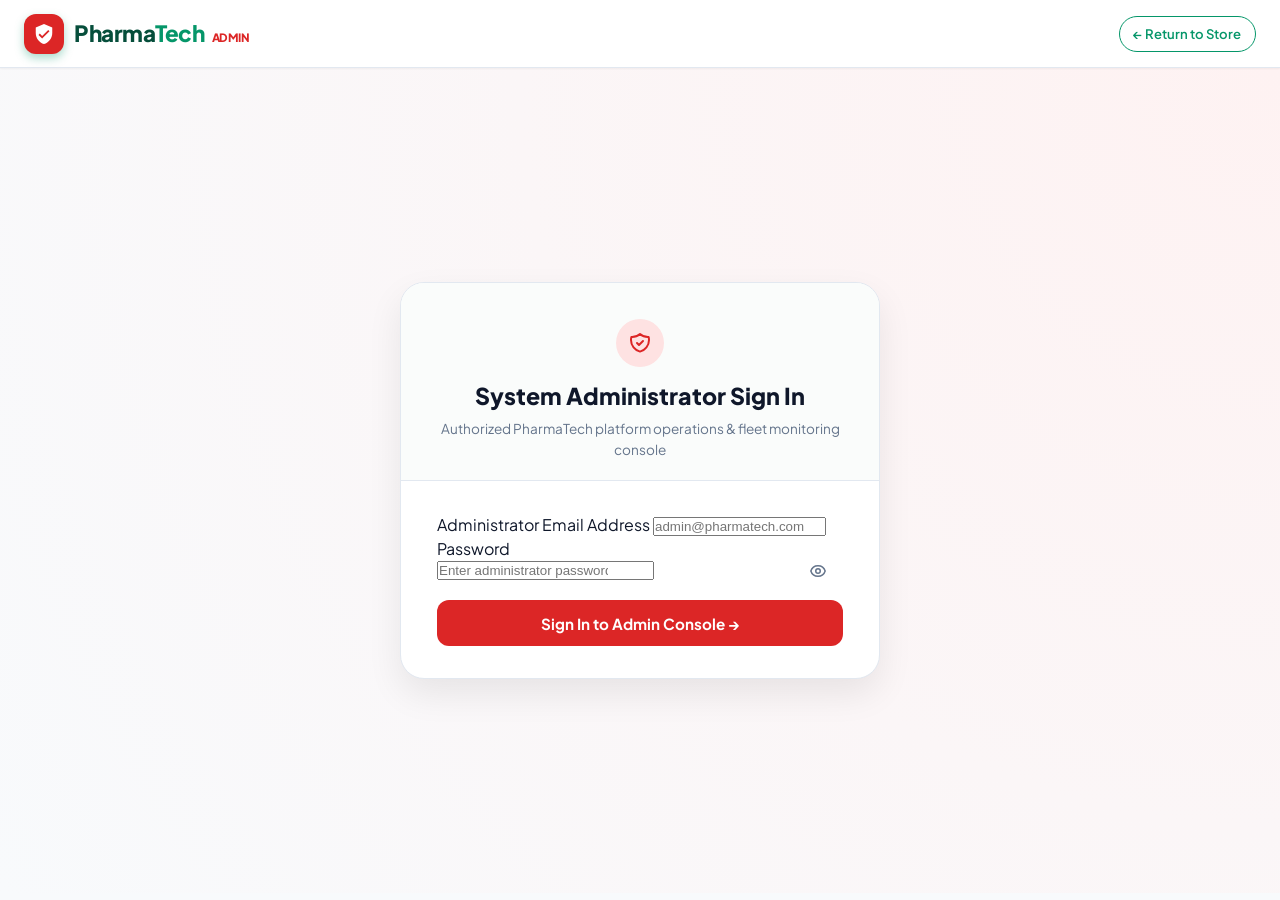
<file: src/main/resources/static/admin-login.html>
<!DOCTYPE html>
<html lang="en">
<head>
  <meta charset="UTF-8">
  <meta name="viewport" content="width=device-width, initial-scale=1.0">
  <title>Administrator Sign In – PharmaTech</title>
  <link rel="stylesheet" href="css/style.css">
  <link rel="icon" href="data:image/svg+xml,<svg xmlns='http://www.w3.org/2000/svg' viewBox='0 0 24 24' fill='%23dc2626'><path d='M12 1L3 5v6c0 5.55 3.84 10.74 9 12 5.16-1.26 9-6.45 9-12V5l-9-4zm-2 16l-4-4 1.41-1.41L10 14.17l6.59-6.59L18 9l-8 8z'/></svg>">
  <style>
    .auth-page-wrapper {
      min-height: calc(100vh - 75px);
      display: flex;
      align-items: center;
      justify-content: center;
      padding: 2.5rem 1rem;
      background: radial-gradient(circle at top right, #fef2f2 0%, #f8fafc 100%);
    }

    .auth-card {
      background: white;
      border: 1px solid var(--border-light);
      border-radius: var(--radius-xl);
      box-shadow: 0 15px 35px rgba(0, 0, 0, 0.08);
      width: 100%;
      max-width: 480px;
      overflow: hidden;
      animation: fadeIn 0.3s ease;
    }

    @keyframes fadeIn {
      from { opacity: 0; transform: translateY(8px); }
      to { opacity: 1; transform: translateY(0); }
    }

    .auth-header {
      padding: 2.25rem 2rem 1.25rem;
      text-align: center;
      background: #fafcfb;
      border-bottom: 1px solid var(--border-light);
    }

    .auth-body {
      padding: 2rem 2.25rem;
    }

    .password-input-group {
      position: relative;
      display: flex;
      align-items: center;
    }

    .password-input-group input {
      padding-right: 2.75rem;
    }

    .password-toggle-btn {
      position: absolute;
      right: 0.75rem;
      background: none;
      border: none;
      cursor: pointer;
      color: var(--text-muted);
      display: flex;
      align-items: center;
      justify-content: center;
      padding: 0.25rem;
    }

    .auth-alert {
      display: none;
      padding: 0.75rem 1rem;
      border-radius: var(--radius-md);
      font-size: 0.85rem;
      margin-bottom: 1.25rem;
      font-weight: 600;
    }
  </style>
</head>
<body>

  <!-- Clean Professional Header -->
  <header class="navbar-wrapper">
    <div class="navbar-container">
      <a href="index.html" class="brand-logo">
        <div class="brand-icon-box" style="background: #dc2626; color: white;">
          <svg width="22" height="22" viewBox="0 0 24 24" fill="currentColor">
            <path d="M12 1L3 5v6c0 5.55 3.84 10.74 9 12 5.16-1.26 9-6.45 9-12V5l-9-4zm-2 16l-4-4 1.41-1.41L10 14.17l6.59-6.59L18 9l-8 8z"/>
          </svg>
        </div>
        <div class="brand-text">Pharma<span>Tech</span> <small style="font-size: 0.72rem; color: #dc2626; font-weight: 800; text-transform: uppercase; margin-left: 0.25rem;">Admin</small></div>
      </a>
      <div>
        <a href="index.html" class="btn btn-outline-primary" style="font-size: 0.82rem; padding: 0.45rem 0.85rem;">
          ← Return to Store
        </a>
      </div>
    </div>
  </header>

  <!-- Main Auth Card -->
  <main class="auth-page-wrapper">
    <div class="auth-card">
      <div class="auth-header">
        <div style="display: inline-flex; align-items: center; justify-content: center; width: 48px; height: 48px; background: #fee2e2; color: #dc2626; border-radius: 50%; margin-bottom: 0.75rem;">
          <svg width="24" height="24" fill="none" stroke="currentColor" viewBox="0 0 24 24">
            <path stroke-linecap="round" stroke-linejoin="round" stroke-width="2" d="M9 12l2 2 4-4m5.618-4.016A11.955 11.955 0 0112 2.944a11.955 11.955 0 01-8.618 3.04A12.02 12.02 0 003 9c0 5.591 3.824 10.29 9 11.622 5.176-1.332 9-6.03 9-11.622 0-1.042-.133-2.052-.382-3.016z"></path>
          </svg>
        </div>
        <h2 style="font-size: 1.45rem; font-weight: 800; color: var(--text-main); margin: 0;">System Administrator Sign In</h2>
        <p style="font-size: 0.85rem; color: var(--text-muted); margin-top: 0.35rem;">
          Authorized PharmaTech platform operations & fleet monitoring console
        </p>
      </div>

      <div class="auth-body">
        <div id="adminLoginAlert" class="auth-alert"></div>

        <form id="adminLoginForm" autocomplete="off">
          <div class="form-group">
            <label class="form-label" for="adminEmail">Administrator Email Address</label>
            <input type="email" id="adminEmail" class="form-input" placeholder="admin@pharmatech.com" required autocomplete="off">
          </div>

          <div class="form-group">
            <label class="form-label" for="adminPassword">Password</label>
            <div class="password-input-group">
              <input type="password" id="adminPassword" class="form-input" placeholder="Enter administrator password" required autocomplete="current-password">
              <button type="button" class="password-toggle-btn" data-target="adminPassword" aria-label="Toggle password visibility">
                <svg width="18" height="18" fill="none" stroke="currentColor" viewBox="0 0 24 24"><path stroke-linecap="round" stroke-linejoin="round" stroke-width="2" d="M15 12a3 3 0 11-6 0 3 3 0 016 0z"></path><path stroke-linecap="round" stroke-linejoin="round" stroke-width="2" d="M2.458 12C3.732 7.943 7.523 5 12 5c4.478 0 8.268 2.943 9.542 7-1.274 4.057-5.064 7-9.542 7-4.477 0-8.268-2.943-9.542-7z"></path></svg>
              </button>
            </div>
          </div>

          <button type="submit" id="adminSubmitBtn" class="btn" style="width: 100%; background: #dc2626; color: white; padding: 0.85rem; margin-top: 1.25rem; font-weight: 700; font-size: 0.95rem; border-radius: var(--radius-md);">
            Sign In to Admin Console →
          </button>
        </form>
      </div>
    </div>
  </main>

  <script src="js/api.js"></script>
  <script>
    document.addEventListener('DOMContentLoaded', () => {
      // Password toggle
      document.querySelectorAll('.password-toggle-btn').forEach(btn => {
        btn.addEventListener('click', () => {
          const targetId = btn.getAttribute('data-target');
          const input = document.getElementById(targetId);
          if (!input) return;
          if (input.type === 'password') {
            input.type = 'text';
            btn.innerHTML = `<svg width="18" height="18" fill="none" stroke="currentColor" viewBox="0 0 24 24"><path stroke-linecap="round" stroke-linejoin="round" stroke-width="2" d="M13.875 18.825A10.05 10.05 0 0112 19c-4.478 0-8.268-2.943-9.543-7a9.97 9.97 0 011.563-3.029m5.858.908a3 3 0 114.243 4.243M9.878 9.878l4.242 4.242M9.88 9.88l-3.29-3.29m7.532 7.532l3.29 3.29M3 3l18 18"></path></svg>`;
          } else {
            input.type = 'password';
            btn.innerHTML = `<svg width="18" height="18" fill="none" stroke="currentColor" viewBox="0 0 24 24"><path stroke-linecap="round" stroke-linejoin="round" stroke-width="2" d="M15 12a3 3 0 11-6 0 3 3 0 016 0z"></path><path stroke-linecap="round" stroke-linejoin="round" stroke-width="2" d="M2.458 12C3.732 7.943 7.523 5 12 5c4.478 0 8.268 2.943 9.542 7-1.274 4.057-5.064 7-9.542 7-4.477 0-8.268-2.943-9.542-7z"></path></svg>`;
          }
        });
      });

      const adminForm = document.getElementById('adminLoginForm');
      if (adminForm) {
        adminForm.addEventListener('submit', async (e) => {
          e.preventDefault();
          const alertEl = document.getElementById('adminLoginAlert');
          alertEl.style.display = 'none';

          const identifier = document.getElementById('adminEmail').value.trim();
          const password = document.getElementById('adminPassword').value;

          if (!identifier || !password) {
            alertEl.style.display = 'block';
            alertEl.style.background = '#fee2e2';
            alertEl.style.color = '#991b1b';
            alertEl.textContent = 'Please enter administrator email and password.';
            return;
          }

          const btn = document.getElementById('adminSubmitBtn');
          btn.disabled = true;
          btn.textContent = 'Authenticating...';

          try {
            const res = await API.loginAdmin({ identifier, password });
            if (res && res.data) {
              if (res.data.role !== 'ROLE_ADMIN') {
                throw new Error('Access denied. This account does not possess administrator credentials.');
              }
              API.saveUserSession(res.data);
              alertEl.style.display = 'block';
              alertEl.style.background = '#dcfce7';
              alertEl.style.color = '#15803d';
              alertEl.textContent = 'Administrator authenticated! Opening console...';
              setTimeout(() => {
                window.location.href = 'admin-dashboard.html';
              }, 700);
            }
          } catch (err) {
            alertEl.style.display = 'block';
            alertEl.style.background = '#fee2e2';
            alertEl.style.color = '#991b1b';
            alertEl.textContent = err.message || 'Authentication failed. Please verify administrator credentials.';
          } finally {
            btn.disabled = false;
            btn.textContent = 'Sign In to Admin Console →';
          }
        });
      }
    });
  </script>
</body>
</html>
</file>
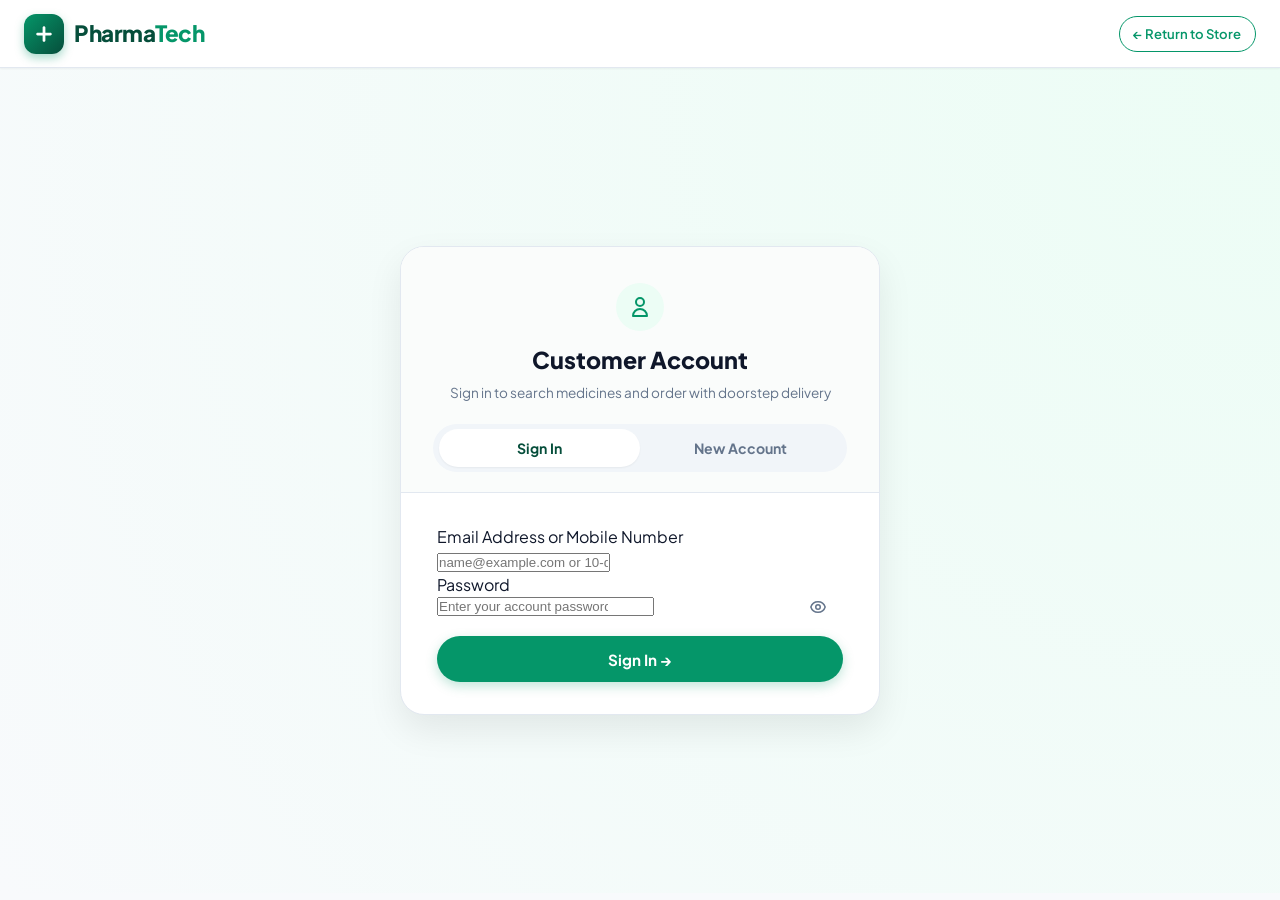
<file: src/main/resources/static/customer-login.html>
<!DOCTYPE html>
<html lang="en">
<head>
  <meta charset="UTF-8">
  <meta name="viewport" content="width=device-width, initial-scale=1.0">
  <title>Customer Sign In – PharmaTech</title>
  <link rel="stylesheet" href="css/style.css">
  <link rel="icon" href="data:image/svg+xml,<svg xmlns='http://www.w3.org/2000/svg' viewBox='0 0 24 24' fill='%23059669'><path d='M19 10.5h-5.5V5c0-.83-.67-1.5-1.5-1.5s-1.5.67-1.5 1.5v5.5H5c-.83 0-1.5.67-1.5 1.5s.67 1.5 1.5 1.5h5.5V19c0 .83.67 1.5 1.5 1.5s1.5-.67 1.5-1.5v-5.5H19c.83 0 1.5-.67 1.5-1.5s-.67-1.5-1.5-1.5z'/></svg>">
  <style>
    .auth-page-wrapper {
      min-height: calc(100vh - 75px);
      display: flex;
      align-items: center;
      justify-content: center;
      padding: 2.5rem 1rem;
      background: radial-gradient(circle at top right, #ecfdf5 0%, #f8fafc 100%);
    }

    .auth-card {
      background: white;
      border: 1px solid var(--border-light);
      border-radius: var(--radius-xl);
      box-shadow: 0 15px 35px rgba(0, 0, 0, 0.08);
      width: 100%;
      max-width: 480px;
      overflow: hidden;
      animation: fadeIn 0.3s ease;
    }

    @keyframes fadeIn {
      from { opacity: 0; transform: translateY(8px); }
      to { opacity: 1; transform: translateY(0); }
    }

    .auth-header {
      padding: 2.25rem 2rem 1.25rem;
      text-align: center;
      background: #fafcfb;
      border-bottom: 1px solid var(--border-light);
    }

    .auth-tab-group {
      display: flex;
      background: #f1f5f9;
      padding: 0.35rem;
      border-radius: var(--radius-full);
      margin-top: 1.25rem;
    }

    .auth-tab-btn {
      flex: 1;
      padding: 0.6rem 1rem;
      border: none;
      background: transparent;
      border-radius: var(--radius-full);
      font-family: inherit;
      font-size: 0.88rem;
      font-weight: 700;
      color: var(--text-muted);
      cursor: pointer;
      transition: all 0.2s ease;
    }

    .auth-tab-btn.active {
      background: white;
      color: var(--primary-dark);
      box-shadow: var(--shadow-sm);
    }

    .auth-body {
      padding: 2rem 2.25rem;
    }

    .password-input-group {
      position: relative;
      display: flex;
      align-items: center;
    }

    .password-input-group input {
      padding-right: 2.75rem;
    }

    .password-toggle-btn {
      position: absolute;
      right: 0.75rem;
      background: none;
      border: none;
      cursor: pointer;
      color: var(--text-muted);
      display: flex;
      align-items: center;
      justify-content: center;
      padding: 0.25rem;
    }

    .auth-alert {
      display: none;
      padding: 0.75rem 1rem;
      border-radius: var(--radius-md);
      font-size: 0.85rem;
      margin-bottom: 1.25rem;
      font-weight: 600;
    }

    .form-row {
      display: grid;
      grid-template-columns: 1fr 1fr;
      gap: 1rem;
    }
  </style>
</head>
<body>

  <!-- Clean Professional Header -->
  <header class="navbar-wrapper">
    <div class="navbar-container">
      <a href="index.html" class="brand-logo">
        <div class="brand-icon-box">
          <svg width="22" height="22" viewBox="0 0 24 24" fill="currentColor">
            <path d="M19 10.5h-5.5V5c0-.83-.67-1.5-1.5-1.5s-1.5.67-1.5 1.5v5.5H5c-.83 0-1.5.67-1.5 1.5s.67 1.5 1.5 1.5h5.5V19c0 .83.67 1.5 1.5 1.5s1.5-.67 1.5-1.5v-5.5H19c.83 0 1.5-.67 1.5-1.5s-.67-1.5-1.5-1.5z"/>
          </svg>
        </div>
        <div class="brand-text">Pharma<span>Tech</span></div>
      </a>
      <div>
        <a href="index.html" class="btn btn-outline-primary" style="font-size: 0.82rem; padding: 0.45rem 0.85rem;">
          ← Return to Store
        </a>
      </div>
    </div>
  </header>

  <!-- Main Auth Card -->
  <main class="auth-page-wrapper">
    <div class="auth-card">
      <div class="auth-header">
        <div style="display: inline-flex; align-items: center; justify-content: center; width: 48px; height: 48px; background: #ecfdf5; color: #059669; border-radius: 50%; margin-bottom: 0.75rem;">
          <svg width="24" height="24" fill="none" stroke="currentColor" viewBox="0 0 24 24">
            <path stroke-linecap="round" stroke-linejoin="round" stroke-width="2" d="M16 7a4 4 0 11-8 0 4 4 0 018 0zM12 14a7 7 0 00-7 7h14a7 7 0 00-7-7z"></path>
          </svg>
        </div>
        <h2 style="font-size: 1.45rem; font-weight: 800; color: var(--text-main); margin: 0;">Customer Account</h2>
        <p style="font-size: 0.85rem; color: var(--text-muted); margin-top: 0.35rem;">
          Sign in to search medicines and order with doorstep delivery
        </p>

        <!-- Tab Controls -->
        <div class="auth-tab-group">
          <button class="auth-tab-btn active" data-tab="tabLogin">Sign In</button>
          <button class="auth-tab-btn" data-tab="tabRegister">New Account</button>
        </div>
      </div>

      <div class="auth-body">
        
        <!-- Panel 1: Customer Login -->
        <div id="tabLogin" class="auth-form-panel">
          <div id="customerLoginAlert" class="auth-alert"></div>

          <form id="customerLoginForm" autocomplete="off">
            <div class="form-group">
              <label class="form-label" for="custLoginEmail">Email Address or Mobile Number</label>
              <input type="text" id="custLoginEmail" class="form-input" placeholder="name@example.com or 10-digit mobile" required autocomplete="off">
            </div>

            <div class="form-group">
              <label class="form-label" for="custLoginPassword">Password</label>
              <div class="password-input-group">
                <input type="password" id="custLoginPassword" class="form-input" placeholder="Enter your account password" required autocomplete="current-password">
                <button type="button" class="password-toggle-btn" data-target="custLoginPassword" aria-label="Toggle password visibility">
                  <svg width="18" height="18" fill="none" stroke="currentColor" viewBox="0 0 24 24"><path stroke-linecap="round" stroke-linejoin="round" stroke-width="2" d="M15 12a3 3 0 11-6 0 3 3 0 016 0z"></path><path stroke-linecap="round" stroke-linejoin="round" stroke-width="2" d="M2.458 12C3.732 7.943 7.523 5 12 5c4.478 0 8.268 2.943 9.542 7-1.274 4.057-5.064 7-9.542 7-4.477 0-8.268-2.943-9.542-7z"></path></svg>
                </button>
              </div>
            </div>

            <button type="submit" id="custLoginBtn" class="btn btn-primary" style="width: 100%; padding: 0.85rem; margin-top: 1.25rem; font-weight: 700; font-size: 0.95rem;">
              Sign In →
            </button>
          </form>
        </div>

        <!-- Panel 2: Customer Registration -->
        <div id="tabRegister" class="auth-form-panel" style="display: none;">
          <div id="customerRegisterAlert" class="auth-alert"></div>

          <form id="customerRegisterForm" autocomplete="off">
            <div class="form-group">
              <label class="form-label" for="custRegName">Full Name</label>
              <input type="text" id="custRegName" class="form-input" placeholder="Your full name" required>
            </div>

            <div class="form-row">
              <div class="form-group">
                <label class="form-label" for="custRegEmail">Email Address</label>
                <input type="email" id="custRegEmail" class="form-input" placeholder="name@example.com" required>
              </div>
              <div class="form-group">
                <label class="form-label" for="custRegPhone">Mobile Number</label>
                <input type="tel" id="custRegPhone" class="form-input" placeholder="10-digit number" required>
              </div>
            </div>

            <div class="form-row">
              <div class="form-group">
                <label class="form-label" for="custRegPassword">Password</label>
                <div class="password-input-group">
                  <input type="password" id="custRegPassword" class="form-input" placeholder="Min. 6 characters" required>
                  <button type="button" class="password-toggle-btn" data-target="custRegPassword">
                    <svg width="18" height="18" fill="none" stroke="currentColor" viewBox="0 0 24 24"><path stroke-linecap="round" stroke-linejoin="round" stroke-width="2" d="M15 12a3 3 0 11-6 0 3 3 0 016 0z"></path><path stroke-linecap="round" stroke-linejoin="round" stroke-width="2" d="M2.458 12C3.732 7.943 7.523 5 12 5c4.478 0 8.268 2.943 9.542 7-1.274 4.057-5.064 7-9.542 7-4.477 0-8.268-2.943-9.542-7z"></path></svg>
                  </button>
                </div>
              </div>
              <div class="form-group">
                <label class="form-label" for="custRegConfirm">Confirm Password</label>
                <div class="password-input-group">
                  <input type="password" id="custRegConfirm" class="form-input" placeholder="Re-enter password" required>
                  <button type="button" class="password-toggle-btn" data-target="custRegConfirm">
                    <svg width="18" height="18" fill="none" stroke="currentColor" viewBox="0 0 24 24"><path stroke-linecap="round" stroke-linejoin="round" stroke-width="2" d="M15 12a3 3 0 11-6 0 3 3 0 016 0z"></path><path stroke-linecap="round" stroke-linejoin="round" stroke-width="2" d="M2.458 12C3.732 7.943 7.523 5 12 5c4.478 0 8.268 2.943 9.542 7-1.274 4.057-5.064 7-9.542 7-4.477 0-8.268-2.943-9.542-7z"></path></svg>
                  </button>
                </div>
              </div>
            </div>

            <div class="form-group">
              <label class="form-label" for="custRegAddress">Delivery Address</label>
              <input type="text" id="custRegAddress" class="form-input" placeholder="Flat / House No., Street, Locality" required>
            </div>

            <div class="form-row">
              <div class="form-group">
                <label class="form-label" for="custRegCity">City</label>
                <input type="text" id="custRegCity" class="form-input" placeholder="e.g. Bangalore" required>
              </div>
              <div class="form-group">
                <label class="form-label" for="custRegPincode">PIN Code</label>
                <input type="text" id="custRegPincode" class="form-input" placeholder="e.g. 560038" required>
              </div>
            </div>

            <button type="submit" id="custRegBtn" class="btn btn-primary" style="width: 100%; padding: 0.85rem; margin-top: 1rem; font-weight: 700;">
              Create Account
            </button>
          </form>
        </div>

      </div>
    </div>
  </main>

  <script src="js/api.js"></script>
  <script src="js/auth.js"></script>
</body>
</html>
</file>
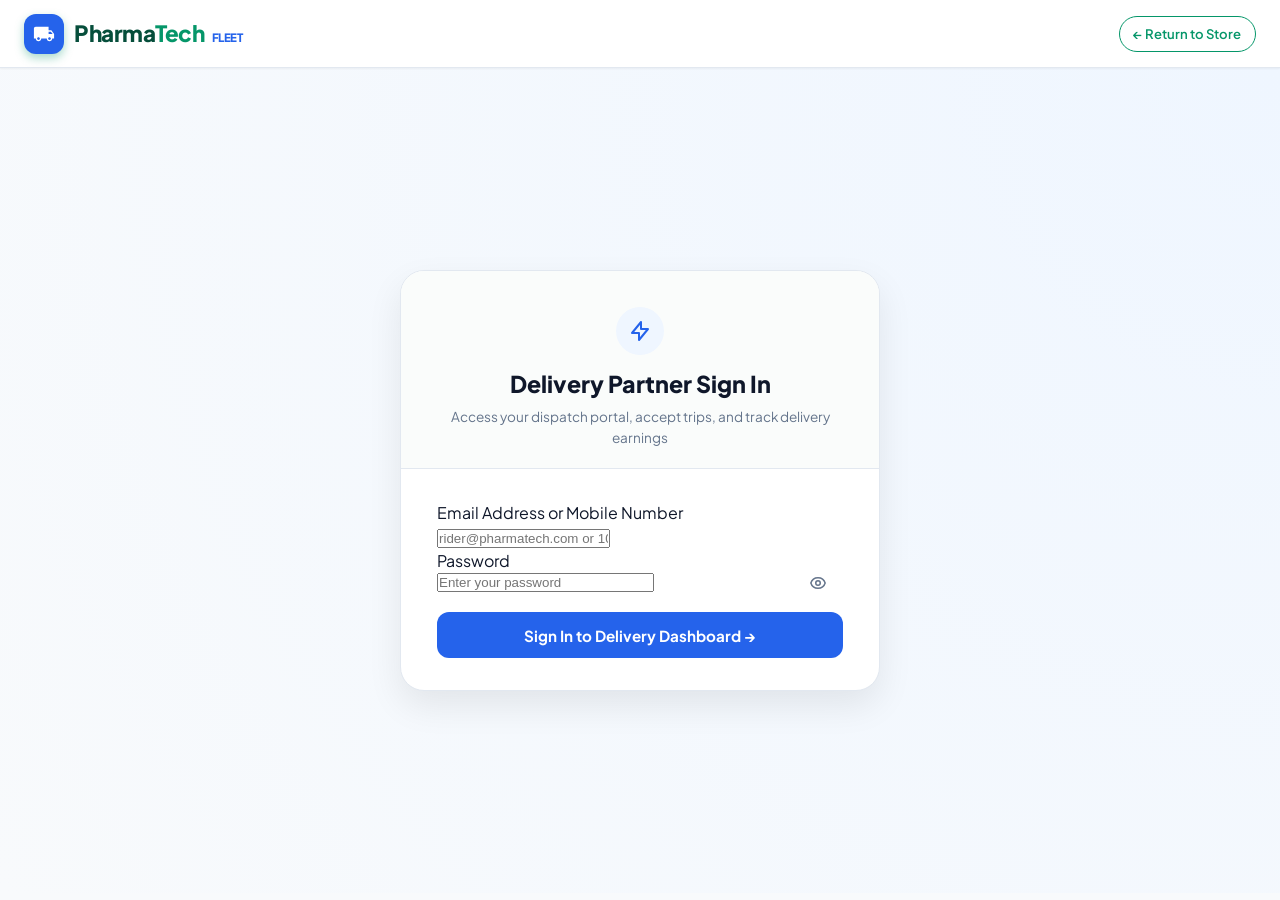
<file: src/main/resources/static/delivery-dashboard.html>
<!DOCTYPE html>
<html lang="en">
<head>
  <meta charset="UTF-8">
  <meta name="viewport" content="width=device-width, initial-scale=1.0">
  <title>Delivery Partner Dashboard – PharmaTech</title>
  <link rel="stylesheet" href="css/style.css">
  <link rel="icon" href="data:image/svg+xml,<svg xmlns='http://www.w3.org/2000/svg' viewBox='0 0 24 24' fill='%232563eb'><path d='M19 10.5h-5.5V5c0-.83-.67-1.5-1.5-1.5s-1.5.67-1.5 1.5v5.5H5c-.83 0-1.5.67-1.5 1.5s.67 1.5 1.5 1.5h5.5V19c0 .83.67 1.5 1.5 1.5s1.5-.67 1.5-1.5v-5.5H19c.83 0 1.5-.67 1.5-1.5s-.67-1.5-1.5-1.5z'/></svg>">
  
  <!-- Strict Route Protection -->
  <script>
    (function() {
      try {
        var user = JSON.parse(localStorage.getItem('pharmatech_user') || 'null');
        if (!user || user.role !== 'ROLE_DELIVERY_PARTNER') {
          window.location.replace('delivery-login.html');
        }
      } catch (e) {
        window.location.replace('delivery-login.html');
      }
    })();
  </script>

  <style>
    body {
      background: #f1f5f9;
      font-family: -apple-system, BlinkMacSystemFont, "Segoe UI", Roboto, Helvetica, Arial, sans-serif;
    }

    .delivery-dashboard-header {
      background: linear-gradient(135deg, #1e3a8a 0%, #2563eb 100%);
      color: white;
      padding: 1.75rem 0;
      box-shadow: 0 4px 15px rgba(37, 99, 235, 0.2);
    }

    .delivery-kpi-grid {
      display: grid;
      grid-template-columns: repeat(auto-fit, minmax(200px, 1fr));
      gap: 1.25rem;
      margin: -2rem auto 2rem;
      position: relative;
      z-index: 10;
    }

    .delivery-kpi-card {
      background: white;
      border-radius: var(--radius-lg);
      padding: 1.5rem;
      box-shadow: 0 10px 25px -5px rgba(0, 0, 0, 0.08);
      border: 1px solid var(--border-light);
      display: flex;
      align-items: center;
      gap: 1.25rem;
    }

    .kpi-icon-circle {
      width: 54px;
      height: 54px;
      border-radius: var(--radius-full);
      display: flex;
      align-items: center;
      justify-content: center;
      font-size: 1.6rem;
    }

    .order-delivery-card {
      background: white;
      border-radius: var(--radius-lg);
      border: 1px solid var(--border-light);
      padding: 1.75rem;
      margin-bottom: 1.25rem;
      box-shadow: var(--shadow-sm);
      transition: all 0.2s ease;
    }

    .order-delivery-card:hover {
      box-shadow: var(--shadow-md);
      border-color: #93c5fd;
    }

    .order-delivery-card.emergency-card {
      border: 2px solid #ef4444;
      background: #fffcfc;
    }

    .route-step {
      display: flex;
      gap: 1rem;
      align-items: flex-start;
      margin-bottom: 1rem;
    }

    .route-dot {
      width: 26px;
      height: 26px;
      border-radius: 9999px;
      display: flex;
      align-items: center;
      justify-content: center;
      color: white;
      font-size: 0.78rem;
      font-weight: 800;
      flex-shrink: 0;
      margin-top: 2px;
    }

    .status-badge {
      display: inline-flex;
      align-items: center;
      gap: 0.35rem;
      padding: 0.3rem 0.75rem;
      border-radius: 9999px;
      font-size: 0.8rem;
      font-weight: 700;
    }

    .status-assigned {
      background: #eff6ff;
      color: #1e40af;
      border: 1px solid #bfdbfe;
    }

    .status-out {
      background: #fef3c7;
      color: #92400e;
      border: 1px solid #fde68a;
    }

    .status-delivered {
      background: #ecfdf5;
      color: #065f46;
      border: 1px solid #a7f3d0;
    }

    .badge-emergency-pulse {
      background: #fee2e2;
      color: #b91c1c;
      border: 1px solid #fca5a5;
      animation: pulseAlert 1.5s infinite;
      font-weight: 800;
      border-radius: 9999px;
      padding: 0.25rem 0.65rem;
      font-size: 0.75rem;
      display: inline-block;
    }

    @keyframes pulseAlert {
      0% { box-shadow: 0 0 0 0 rgba(239, 68, 68, 0.4); }
      70% { box-shadow: 0 0 0 8px rgba(239, 68, 68, 0); }
      100% { box-shadow: 0 0 0 0 rgba(239, 68, 68, 0); }
    }

    .tab-btn {
      padding: 0.75rem 1.25rem;
      background: transparent;
      border: none;
      border-bottom: 3px solid transparent;
      font-size: 0.95rem;
      font-weight: 700;
      color: #64748b;
      cursor: pointer;
      transition: all 0.2s ease;
    }

    .tab-btn:hover {
      color: #1e3a8a;
    }

    .tab-btn.active {
      color: #2563eb;
      border-bottom-color: #2563eb;
    }

    .switch {
      position: relative;
      display: inline-block;
      width: 50px;
      height: 26px;
    }

    .switch input {
      opacity: 0;
      width: 0;
      height: 0;
    }

    .slider {
      position: absolute;
      cursor: pointer;
      inset: 0;
      background-color: #cbd5e1;
      transition: .3s;
      border-radius: 34px;
    }

    .slider:before {
      position: absolute;
      content: "";
      height: 20px;
      width: 20px;
      left: 3px;
      bottom: 3px;
      background-color: white;
      transition: .3s;
      border-radius: 50%;
    }

    input:checked + .slider {
      background-color: #22c55e;
    }

    input:checked + .slider:before {
      transform: translateX(24px);
    }
  </style>
</head>
<body>

  <!-- Delivery Header -->
  <header class="delivery-dashboard-header">
    <div class="container" style="max-width: 1100px; margin: 0 auto; padding: 0 1.5rem; display: flex; justify-content: space-between; align-items: center; flex-wrap: wrap; gap: 1rem;">
      <div style="display: flex; align-items: center; gap: 1rem;">
        <span style="font-size: 2.2rem;">🛵</span>
        <div>
          <div style="display: flex; align-items: center; gap: 0.6rem;">
            <h1 style="font-size: 1.5rem; font-weight: 800; margin: 0; letter-spacing: -0.5px;">PharmaTech — Delivery Partner</h1>
            <span id="statusIndicatorPill" style="background: #22c55e; color: white; padding: 0.2rem 0.65rem; border-radius: 9999px; font-size: 0.75rem; font-weight: 700;">
              ● Online & Accepting Deliveries
            </span>
          </div>
          <p style="margin: 0.2rem 0 0; opacity: 0.9; font-size: 0.85rem;" id="riderSubtext">
            Vehicle: KA-03-EB-4412 • Hub: Bangalore East • Active Session
          </p>
        </div>
      </div>

      <div style="display: flex; align-items: center; gap: 1.5rem;">
        <!-- Online/Offline Toggle -->
        <div style="display: flex; align-items: center; gap: 0.6rem; background: rgba(255,255,255,0.15); padding: 0.4rem 0.8rem; border-radius: 9999px;">
          <span style="font-size: 0.8rem; font-weight: 700;" id="toggleLabel">ONLINE</span>
          <label class="switch">
            <input type="checkbox" id="onlineToggleSwitch" checked>
            <span class="slider"></span>
          </label>
        </div>

        <div style="text-align: right;">
          <strong style="display: block; font-size: 0.95rem;" id="riderNameDisplay">Karthik Rider</strong>
          <span style="font-size: 0.78rem; opacity: 0.85;">⭐ 4.9 Rating</span>
        </div>

        <button id="refreshOrdersBtn" class="btn btn-outline-primary" style="background: rgba(255,255,255,0.2); color: white; border-color: rgba(255,255,255,0.4); font-size: 0.85rem; padding: 0.55rem 0.85rem;" title="Refresh orders">
          🔄 Refresh
        </button>

        <button id="logoutDeliveryBtn" class="btn btn-outline-primary" style="background: rgba(255,255,255,0.2); color: white; border-color: rgba(255,255,255,0.4); font-size: 0.85rem; padding: 0.55rem 1rem;">
          Sign Out
        </button>
      </div>
    </div>
  </header>

  <!-- Main Content Container -->
  <main class="container" style="max-width: 1100px; margin: 0 auto; padding: 0 1.5rem 4rem;">

    <!-- 5 KPI Summary Cards -->
    <div class="delivery-kpi-grid">
      <div class="delivery-kpi-card">
        <div class="kpi-icon-circle" style="background: #eff6ff; color: #2563eb;">📦</div>
        <div>
          <span style="font-size: 0.82rem; font-weight: 700; color: var(--text-muted); text-transform: uppercase;">Active Deliveries</span>
          <h3 style="font-size: 1.8rem; font-weight: 800; color: #1e3a8a;" id="kpiActiveOrders">0</h3>
        </div>
      </div>

      <div class="delivery-kpi-card">
        <div class="kpi-icon-circle" style="background: #ecfdf5; color: #059669;">✅</div>
        <div>
          <span style="font-size: 0.82rem; font-weight: 700; color: var(--text-muted); text-transform: uppercase;">Delivered Today</span>
          <h3 style="font-size: 1.8rem; font-weight: 800; color: #065f46;" id="kpiDeliveredOrders">0</h3>
        </div>
      </div>

      <div class="delivery-kpi-card">
        <div class="kpi-icon-circle" style="background: #fef3c7; color: #d97706;">💰</div>
        <div>
          <span style="font-size: 0.82rem; font-weight: 700; color: var(--text-muted); text-transform: uppercase;">Today's Payout</span>
          <h3 style="font-size: 1.8rem; font-weight: 800; color: #92400e;" id="kpiEarnings">₹0.00</h3>
        </div>
      </div>

      <div class="delivery-kpi-card">
        <div class="kpi-icon-circle" style="background: #fef2f2; color: #dc2626;">💵</div>
        <div>
          <span style="font-size: 0.82rem; font-weight: 700; color: var(--text-muted); text-transform: uppercase;">Cash to Remit</span>
          <h3 style="font-size: 1.8rem; font-weight: 800; color: #b91c1c;" id="kpiCashRemittance">₹0.00</h3>
        </div>
      </div>

      <div class="delivery-kpi-card">
        <div class="kpi-icon-circle" style="background: #f1f5f9; color: #475569;">🛵</div>
        <div>
          <span style="font-size: 0.82rem; font-weight: 700; color: var(--text-muted); text-transform: uppercase;">Total Fleet Trips</span>
          <h3 style="font-size: 1.8rem; font-weight: 800; color: var(--text-main);" id="kpiTotalTrips">0</h3>
        </div>
      </div>
    </div>

    <!-- Navigation Tabs -->
    <div style="display: flex; gap: 0.5rem; border-bottom: 2px solid #e2e8f0; margin-bottom: 1.75rem; flex-wrap: wrap;">
      <button class="tab-btn active" id="tabActiveBtn">📦 Active Deliveries</button>
      <button class="tab-btn" id="tabCollectionBtn">💳 Payment Collection</button>
      <button class="tab-btn" id="tabHistoryBtn">📑 Delivery History</button>
      <button class="tab-btn" id="tabEarningsBtn">💵 Earnings Breakdown</button>
    </div>

    <!-- TAB 1: ACTIVE DELIVERIES -->
    <div id="sectionActive">
      <div style="display: flex; justify-content: space-between; align-items: center; margin-bottom: 1.25rem;">
        <div>
          <h2 style="font-size: 1.35rem; font-weight: 800; color: var(--text-main);">Assigned Medicine Deliveries</h2>
          <p style="font-size: 0.85rem; color: var(--text-muted);">Pick up verified medicine packages from pharmacies and hand over to patients.</p>
        </div>
      </div>

      <div id="deliveriesContainer">
        <!-- Injected via JavaScript -->
      </div>
    </div>

    <!-- TAB 2: PAYMENT COLLECTION (Requirement 6) -->
    <div id="sectionCollection" style="display: none;">
      <div style="background: white; border-radius: var(--radius-lg); border: 1px solid var(--border-light); padding: 1.75rem; margin-bottom: 1.5rem;">
        <div style="display: flex; justify-content: space-between; align-items: center; margin-bottom: 1.25rem; flex-wrap: wrap; gap: 0.75rem;">
          <div>
            <h3 style="font-size: 1.25rem; font-weight: 800; color: var(--text-main); margin: 0 0 0.25rem 0;">Payment Collection & Reconciliation</h3>
            <p style="font-size: 0.85rem; color: var(--text-muted); margin: 0;">Collect Cash on Delivery, generate single-use UPI QR codes, and monitor cash remittance liability.</p>
          </div>
          <div style="background: #fef2f2; border: 1px solid #fecaca; border-radius: 8px; padding: 0.6rem 1.25rem; text-align: right;">
            <span style="font-size: 0.72rem; color: #991b1b; font-weight: 800; text-transform: uppercase; display: block;">Outstanding Remittance to Admin:</span>
            <strong id="collectionOutstandingRemittance" style="color: #b91c1c; font-size: 1.25rem;">₹0.00</strong>
          </div>
        </div>

        <div id="collectionOrdersContainer">
          <!-- Dynamically populated with active/pending collection cards -->
        </div>
      </div>
    </div>

    <!-- TAB 3: COMPLETED HISTORY -->
    <div id="sectionHistory" style="display: none;">
      <div style="background: white; border-radius: var(--radius-lg); border: 1px solid var(--border-light); padding: 1.75rem;">
        <h3 style="font-size: 1.2rem; font-weight: 800; margin-bottom: 1rem; color: var(--text-main);">Delivered Orders Archive</h3>
        <div style="overflow-x: auto;">
          <table class="inventory-table" style="width: 100%;">
            <thead>
              <tr>
                <th>Priority</th>
                <th>Order #</th>
                <th>Customer</th>
                <th>Destination</th>
                <th>Pharmacy</th>
                <th>Order Total</th>
                <th>Collection Method</th>
                <th>Rider Earning</th>
                <th>Delivered At</th>
                <th>Status</th>
              </tr>
            </thead>
            <tbody id="completedOrdersTableBody">
              <tr>
                <td colspan="10" style="text-align: center; color: var(--text-muted); padding: 1.5rem;">Loading completed delivery history...</td>
              </tr>
            </tbody>
          </table>
        </div>
      </div>
    </div>

    <!-- TAB 4: EARNINGS BREAKDOWN -->
    <div id="sectionEarnings" style="display: none;">
      <div style="background: white; border-radius: var(--radius-lg); border: 1px solid var(--border-light); padding: 1.75rem;">
        <h3 style="font-size: 1.25rem; font-weight: 800; margin-bottom: 0.5rem; color: var(--text-main);">Rider Earnings & Payout Summary</h3>
        <p style="font-size: 0.85rem; color: var(--text-muted); margin-bottom: 1.5rem;">Transparent payment calculations: Base payout per delivery + distance surcharge + emergency surge bonus.</p>

        <div style="display: grid; grid-template-columns: repeat(auto-fit, minmax(200px, 1fr)); gap: 1rem; margin-bottom: 2rem;">
          <div style="background: #f8fafc; padding: 1.25rem; border-radius: 8px; border: 1px solid #e2e8f0;">
            <span style="font-size: 0.78rem; color: #64748b; font-weight: 700;">BASE PAY (PER TRIP)</span>
            <h4 style="font-size: 1.5rem; font-weight: 800; color: #1e3a8a; margin-top: 0.25rem;">₹40.00</h4>
            <span style="font-size: 0.75rem; color: #64748b;">Guaranteed on pickup</span>
          </div>
          <div style="background: #f8fafc; padding: 1.25rem; border-radius: 8px; border: 1px solid #e2e8f0;">
            <span style="font-size: 0.78rem; color: #64748b; font-weight: 700;">DISTANCE RATE</span>
            <h4 style="font-size: 1.5rem; font-weight: 800; color: #0284c7; margin-top: 0.25rem;">₹10.00 / km</h4>
            <span style="font-size: 0.75rem; color: #64748b;">Calculated automatically</span>
          </div>
          <div style="background: #fef2f2; padding: 1.25rem; border-radius: 8px; border: 1px solid #fecaca;">
            <span style="font-size: 0.78rem; color: #991b1b; font-weight: 700;">EMERGENCY SURGE BONUS</span>
            <h4 style="font-size: 1.5rem; font-weight: 800; color: #b91c1c; margin-top: 0.25rem;">+ ₹50.00</h4>
            <span style="font-size: 0.75rem; color: #991b1b;">For critical life-saving orders</span>
          </div>
          <div style="background: #ecfdf5; padding: 1.25rem; border-radius: 8px; border: 1px solid #a7f3d0;">
            <span style="font-size: 0.78rem; color: #065f46; font-weight: 700;">TOTAL ACCUMULATED</span>
            <h4 style="font-size: 1.5rem; font-weight: 800; color: #059669; margin-top: 0.25rem;" id="totalPayoutDisplay">₹0.00</h4>
            <span style="font-size: 0.75rem; color: #065f46;">Direct weekly deposit</span>
          </div>
        </div>
      </div>
    </div>

  </main>

  <!-- MODAL: INCOMING DELIVERY REQUEST POPUP -->
  <div class="modal-overlay" id="incomingRequestModal" style="z-index: 9999;">
    <div class="modal-card" style="max-width: 580px; border-top: 5px solid #2563eb; box-shadow: 0 25px 50px -12px rgba(0, 0, 0, 0.25);">
      <div class="modal-header" style="background: #eff6ff; border-bottom: 1px solid #dbeafe; padding: 1.25rem 1.5rem;">
        <div style="display: flex; align-items: center; gap: 0.75rem;">
          <span style="font-size: 1.8rem;" id="requestModalIcon">🛵</span>
          <div>
            <h3 style="margin: 0; color: #1e3a8a; font-size: 1.15rem; font-weight: 800;">Incoming Delivery Request!</h3>
            <span id="requestModalPriorityBadge" class="status-badge" style="margin-top: 0.25rem;">Standard Order</span>
          </div>
        </div>
        <button class="modal-close-btn" id="closeRequestModalBtn">&times;</button>
      </div>

      <div class="modal-body" style="padding: 1.5rem;">
        <!-- Pickup info -->
        <div style="background: #f0fdf4; border: 1px solid #bbf7d0; border-radius: 8px; padding: 1rem; margin-bottom: 1rem;">
          <div style="display: flex; align-items: center; gap: 0.5rem; margin-bottom: 0.35rem;">
            <span style="background: #059669; color: white; border-radius: 9999px; width: 22px; height: 22px; display: inline-flex; align-items: center; justify-content: center; font-size: 0.75rem; font-weight: 800;">1</span>
            <strong style="color: #065f46; font-size: 0.95rem;">PICKUP PHARMACY</strong>
          </div>
          <h4 style="font-size: 1.05rem; font-weight: 800; color: #0f172a; margin: 0.2rem 0;" id="reqPharmacyName">Apollo Pharmacy</h4>
          <p style="font-size: 0.85rem; color: #475569; margin: 0;" id="reqPharmacyAddress">Plot 18, 100ft Road, Indiranagar</p>
          <small style="color: #64748b;" id="reqPharmacyPhone">Ph: 080-41235678</small>
        </div>

        <!-- Dropoff info -->
        <div style="background: #eff6ff; border: 1px solid #bfdbfe; border-radius: 8px; padding: 1rem; margin-bottom: 1rem;">
          <div style="display: flex; align-items: center; gap: 0.5rem; margin-bottom: 0.35rem;">
            <span style="background: #2563eb; color: white; border-radius: 9999px; width: 22px; height: 22px; display: inline-flex; align-items: center; justify-content: center; font-size: 0.75rem; font-weight: 800;">2</span>
            <strong style="color: #1e40af; font-size: 0.95rem;">DELIVERY DESTINATION</strong>
          </div>
          <h4 style="font-size: 1.05rem; font-weight: 800; color: #0f172a; margin: 0.2rem 0;" id="reqCustomerName">Patient Name</h4>
          <p style="font-size: 0.85rem; color: #475569; margin: 0;" id="reqCustomerAddress">45 Park Avenue, Bangalore</p>
          <div style="display: flex; justify-content: space-between; margin-top: 0.35rem;">
            <small style="color: #64748b;" id="reqCustomerPhone">Ph: 9876543210</small>
            <strong style="color: #2563eb; font-size: 0.85rem;" id="reqDistanceKm">Distance: 2.3 km</strong>
          </div>
        </div>

        <!-- Package & Payment details -->
        <div style="display: grid; grid-template-columns: 1fr 1fr; gap: 0.75rem; margin-bottom: 1rem;">
          <div style="background: #f8fafc; padding: 0.75rem; border-radius: 6px; border: 1px solid #e2e8f0;">
            <span style="font-size: 0.75rem; color: #64748b;">PAYMENT METHOD</span>
            <h5 style="margin: 0.2rem 0; font-size: 0.95rem; font-weight: 800;" id="reqPaymentMethod">Pay on Delivery</h5>
            <small id="reqPaymentAmount" style="color: #059669; font-weight: 700;">Collect: ₹0.00</small>
          </div>
          <div style="background: #f8fafc; padding: 0.75rem; border-radius: 6px; border: 1px solid #e2e8f0;">
            <span style="font-size: 0.75rem; color: #64748b;">RIDER PAYOUT</span>
            <h5 style="margin: 0.2rem 0; font-size: 0.95rem; font-weight: 800; color: #059669;" id="reqRiderEarnings">₹65.00</h5>
            <small id="reqEstTime" style="color: #64748b;">Est: ~20 mins</small>
          </div>
        </div>

        <div style="background: #f8fafc; border: 1px solid #e2e8f0; border-radius: 6px; padding: 0.75rem;">
          <strong style="font-size: 0.8rem; color: #475569; display: block; margin-bottom: 0.25rem;">Medicine Package Items:</strong>
          <span style="font-size: 0.85rem; color: #1e293b;" id="reqMedicinesList">Prescription Medicines</span>
        </div>
      </div>

      <div class="modal-footer" style="background: #f8fafc; border-top: 1px solid #e2e8f0; padding: 1rem 1.5rem; display: flex; justify-content: flex-end; gap: 0.75rem;">
        <button type="button" class="btn btn-outline-primary" id="reqRejectBtn" style="color: #dc2626; border-color: #fca5a5;">
          ❌ Reject Request
        </button>
        <button type="button" class="btn btn-primary" id="reqAcceptBtn" style="background: #2563eb; padding: 0.65rem 1.5rem; font-weight: 800;">
          ✅ Accept & Start Delivery →
        </button>
      </div>
    </div>
  </div>

  <!-- MODAL: DEDICATED PAYMENT COLLECTION (Requirement 3 & 6 Interface) -->
  <div class="modal-overlay" id="payOnDeliveryModal" style="z-index: 10000;">
    <div class="modal-card" style="max-width: 500px; border-top: 5px solid #2563eb; border-radius: 16px; overflow: hidden;">
      
      <!-- Header -->
      <div class="modal-header" style="background: #f8fafc; border-bottom: 1px solid #e2e8f0; padding: 1.25rem 1.5rem; display: flex; justify-content: space-between; align-items: center;">
        <div>
          <span style="font-size: 0.75rem; font-weight: 700; color: #64748b; text-transform: uppercase;">PharmaTech — Delivery Partner</span>
          <h3 style="margin: 0.15rem 0 0; color: #0f172a; font-size: 1.15rem; font-weight: 800;" id="collectionModalTitle">Payment Collection</h3>
        </div>
        <button class="modal-close-btn" id="closePayModalBtn">&times;</button>
      </div>

      <div class="modal-body" style="padding: 1.5rem;">
        
        <!-- Order & Amount Overview Box -->
        <div style="background: #f8fafc; border: 1px solid #e2e8f0; border-radius: 12px; padding: 1.15rem; margin-bottom: 1.25rem;">
          <div style="display: flex; justify-content: space-between; align-items: center; margin-bottom: 0.5rem; border-bottom: 1px solid #f1f5f9; padding-bottom: 0.5rem;">
            <div>
              <span style="font-size: 0.72rem; color: #64748b; text-transform: uppercase; font-weight: 700;">Order</span>
              <div id="podOrderNumber" style="font-size: 1.1rem; font-weight: 800; color: #1e3a8a;">ORD-0000000</div>
            </div>
            <div style="text-align: right;">
              <span style="font-size: 0.72rem; color: #64748b; text-transform: uppercase; font-weight: 700;">Payment Method</span>
              <div style="font-size: 0.88rem; font-weight: 700; color: #334155;">Cash on Delivery</div>
            </div>
          </div>

          <div style="display: flex; justify-content: space-between; align-items: center; padding-top: 0.25rem;">
            <span style="font-size: 0.85rem; color: #475569; font-weight: 700;">Amount to Collect:</span>
            <h2 style="font-size: 1.85rem; font-weight: 800; color: #059669; margin: 0;" id="podAmountDisplay">₹0.00</h2>
          </div>
        </div>

        <!-- Method Selection Tabs: UPI QR Payment vs Collect Cash -->
        <div style="display: grid; grid-template-columns: 1fr 1fr; gap: 0.6rem; margin-bottom: 1.25rem;">
          <button type="button" id="btnChooseQr" class="btn" style="padding: 0.75rem; font-weight: 800; font-size: 0.88rem; border-radius: 8px; border: 2px solid #2563eb; background: #eff6ff; color: #1e40af;">
            ⚡ UPI QR Payment
          </button>
          <button type="button" id="btnChooseCash" class="btn" style="padding: 0.75rem; font-weight: 700; font-size: 0.88rem; border-radius: 8px; border: 2px solid #cbd5e1; background: white; color: #475569;">
            💵 Collect Cash
          </button>
        </div>

        <!-- PANEL A: UPI QR PAYMENT -->
        <div id="panelQrPayment" style="display: block;">
          <div style="border: 1.5px dashed #059669; background: #f0fdf4; border-radius: 12px; padding: 1.25rem; text-align: center; margin-bottom: 1rem;">
            
            <button type="button" id="btnGenerateQr" class="btn btn-primary" style="background: #059669; border-color: #059669; font-weight: 800; padding: 0.65rem 1.25rem; font-size: 0.9rem; margin-bottom: 0.75rem;">
              📷 Generate Payment QR
            </button>

            <!-- QR Code Container -->
            <div id="qrCodeWrapper" style="display: none;">
              <img id="podUpiQrImg" src="" alt="Dynamic Payment QR Code" style="width: 190px; height: 190px; margin: 0 auto 0.65rem auto; display: block; border-radius: 8px; border: 1px solid #cbd5e1; background: white;">
              <p style="font-size: 0.75rem; color: #475569; margin: 0; font-family: monospace;">Single-use fixed QR for Google Pay, PhonePe, Paytm, BHIM</p>
            </div>

            <p style="font-size: 0.78rem; color: #64748b; margin: 0.5rem 0 0;" id="qrHelpText">
              The actual QR will appear here after the gateway creates it for this order.
            </p>
          </div>

          <!-- Live Status Bar -->
          <div id="qrStatusBox" style="background: #f8fafc; border: 1px solid #e2e8f0; border-radius: 8px; padding: 0.75rem; margin-bottom: 1.25rem; display: flex; justify-content: space-between; align-items: center;">
            <div style="display: flex; align-items: center; gap: 0.5rem;">
              <span id="qrStatusDot" style="width: 10px; height: 10px; border-radius: 50%; background: #d97706; display: inline-block;"></span>
              <strong id="qrStatusText" style="font-size: 0.85rem; color: #b45309;">Awaiting payment</strong>
            </div>
            <button type="button" id="btnCheckQrStatus" class="btn btn-outline-primary" style="font-size: 0.75rem; padding: 0.25rem 0.6rem;">
              🔄 Check Status
            </button>
          </div>

          <!-- Transaction details banner (shown upon payment received) -->
          <div id="qrSuccessBanner" style="display: none; background: #ecfdf5; border: 1px solid #a7f3d0; border-radius: 8px; padding: 0.85rem; margin-bottom: 1.25rem; text-align: left;">
            <strong style="color: #065f46; font-size: 0.9rem; display: block;">✅ Payment Received</strong>
            <span style="font-size: 0.78rem; color: #047857;" id="qrTxnRefText">Reference: pay_qr_...</span>
            <span style="font-size: 0.78rem; color: #047857; display: block; font-weight: 700;" id="qrAmountReceivedText">Amount: ₹0.00</span>
          </div>
        </div>

        <!-- PANEL B: COLLECT CASH -->
        <div id="panelCashPayment" style="display: none;">
          <div style="background: #f8fafc; border: 1px solid #e2e8f0; border-radius: 12px; padding: 1.25rem; text-align: center; margin-bottom: 1.25rem;">
            <span style="font-size: 0.82rem; color: #64748b; font-weight: 700; text-transform: uppercase;">Exact Physical Cash to Collect:</span>
            <h2 style="font-size: 2rem; font-weight: 800; color: #0f172a; margin: 0.25rem 0 0.85rem;" id="cashAmountToCollect">₹0.00</h2>
            
            <button type="button" id="btnConfirmCash" class="btn btn-primary" style="width: 100%; background: #059669; border-color: #059669; font-weight: 800; padding: 0.85rem; font-size: 1rem;">
              💵 Cash Collected
            </button>
          </div>

          <div id="cashSuccessBanner" style="display: none; background: #eff6ff; border: 1px solid #bfdbfe; border-radius: 8px; padding: 0.85rem; margin-bottom: 1.25rem; text-align: left;">
            <strong style="color: #1e40af; font-size: 0.9rem; display: block;">✓ Cash Collected by Rider</strong>
            <span style="font-size: 0.78rem; color: #1e3a8a;" id="cashCollectedDetails">Recorded as outstanding cash remittance to admin.</span>
          </div>
        </div>

        <!-- COMPLETE DELIVERY BUTTON (Enabled only after payment is resolved) -->
        <button type="button" id="btnCompleteDeliveryAction" class="btn" style="width: 100%; padding: 0.95rem; font-size: 1rem; font-weight: 800; border-radius: 10px; background: #cbd5e1; color: #475569; cursor: not-allowed;" disabled>
          Complete Delivery — Awaiting Payment
        </button>

      </div>
    </div>
  </div>

  <script src="js/api.js"></script>
  <script>
    document.addEventListener('DOMContentLoaded', () => {
      let user = API.getUserSession();

      if (!user || user.role !== 'ROLE_DELIVERY_PARTNER') {
        window.location.replace('delivery-login.html');
        return;
      }

      // Populate UI with Rider Info
      document.getElementById('riderNameDisplay').textContent = user.fullName || 'Delivery Partner';
      const riderSub = document.getElementById('riderSubtext');
      if (riderSub) {
        riderSub.textContent = `Vehicle: ${user.vehicleNumber || 'KA-03-EB-4412'} • Hub: Bangalore • Area: ${user.currentArea || 'Indiranagar'}`;
      }

      let currentOrders = [];
      let pendingRequestId = null;
      let activeOrderForModal = null;
      let qrPollInterval = null;
      let isOnline = true;

      // Online/Offline Toggle
      const onlineToggle = document.getElementById('onlineToggleSwitch');
      const toggleLabel = document.getElementById('toggleLabel');
      const statusPill = document.getElementById('statusIndicatorPill');

      if (onlineToggle) {
        onlineToggle.addEventListener('change', async (e) => {
          isOnline = e.target.checked;
          toggleLabel.textContent = isOnline ? 'ONLINE' : 'OFFLINE';
          if (isOnline) {
            statusPill.style.background = '#22c55e';
            statusPill.textContent = '● Online & Accepting Deliveries';
          } else {
            statusPill.style.background = '#64748b';
            statusPill.textContent = '○ Offline (Not Accepting Orders)';
          }
          try {
            await API.toggleDeliveryOnline(user.userId, isOnline);
          } catch (err) {
            console.warn('Could not update online status:', err);
          }
        });
      }

      // Tab Switching
      const tabActiveBtn = document.getElementById('tabActiveBtn');
      const tabCollectionBtn = document.getElementById('tabCollectionBtn');
      const tabHistoryBtn = document.getElementById('tabHistoryBtn');
      const tabEarningsBtn = document.getElementById('tabEarningsBtn');
      const sectionActive = document.getElementById('sectionActive');
      const sectionCollection = document.getElementById('sectionCollection');
      const sectionHistory = document.getElementById('sectionHistory');
      const sectionEarnings = document.getElementById('sectionEarnings');

      function switchTab(tab) {
        tabActiveBtn.classList.remove('active');
        tabCollectionBtn.classList.remove('active');
        tabHistoryBtn.classList.remove('active');
        tabEarningsBtn.classList.remove('active');

        sectionActive.style.display = 'none';
        sectionCollection.style.display = 'none';
        sectionHistory.style.display = 'none';
        sectionEarnings.style.display = 'none';

        if (tab === 'active') {
          tabActiveBtn.classList.add('active');
          sectionActive.style.display = 'block';
        } else if (tab === 'collection') {
          tabCollectionBtn.classList.add('active');
          sectionCollection.style.display = 'block';
          renderCollectionTab(currentOrders);
        } else if (tab === 'history') {
          tabHistoryBtn.classList.add('active');
          sectionHistory.style.display = 'block';
        } else if (tab === 'earnings') {
          tabEarningsBtn.classList.add('active');
          sectionEarnings.style.display = 'block';
        }
      }

      tabActiveBtn.addEventListener('click', () => switchTab('active'));
      tabCollectionBtn.addEventListener('click', () => switchTab('collection'));
      tabHistoryBtn.addEventListener('click', () => switchTab('history'));
      tabEarningsBtn.addEventListener('click', () => switchTab('earnings'));

      // Refresh Button
      document.getElementById('refreshOrdersBtn').addEventListener('click', () => {
        loadDeliveryDashboard();
        checkPendingRequests();
        loadCashRemittanceSummary();
      });

      // Logout
      document.getElementById('logoutDeliveryBtn').addEventListener('click', () => {
        if (confirm('Are you sure you want to log out from the delivery portal?')) {
          API.clearSession();
          window.location.replace('delivery-login.html');
        }
      });

      // Initialize
      loadDeliveryDashboard();
      checkPendingRequests();
      loadCashRemittanceSummary();

      setInterval(() => {
        if (isOnline) {
          checkPendingRequests();
        }
      }, 5000);

      // Fetch Cash Remittance Summary
      async function loadCashRemittanceSummary() {
        try {
          const res = await API.getCashRemittanceSummary(user.userId);
          if (res && res.data) {
            const outAmt = Number(res.data.outstandingRemittance || 0);
            document.getElementById('kpiCashRemittance').textContent = `₹${outAmt.toFixed(2)}`;
            const collRemit = document.getElementById('collectionOutstandingRemittance');
            if (collRemit) collRemit.textContent = `₹${outAmt.toFixed(2)}`;
          }
        } catch (e) {
          console.warn('Remittance summary notice:', e);
        }
      }

      // Load Delivery Dashboard Data
      async function loadDeliveryDashboard() {
        try {
          const res = await API.getDeliveryDashboard(user.userId);
          if (res && res.data) {
            const data = res.data;
            document.getElementById('kpiActiveOrders').textContent = data.activeDeliveries || 0;
            document.getElementById('kpiDeliveredOrders').textContent = data.deliveredCount || 0;
            document.getElementById('kpiEarnings').textContent = `₹${Number(data.estimatedEarnings || 0).toFixed(2)}`;
            document.getElementById('totalPayoutDisplay').textContent = `₹${Number(data.estimatedEarnings || 0).toFixed(2)}`;
            document.getElementById('kpiTotalTrips').textContent = data.totalTrips || 0;

            currentOrders = data.orders || [];
            renderActiveOrders(currentOrders);
            renderCompletedOrders(currentOrders);
            if (sectionCollection.style.display !== 'none') {
              renderCollectionTab(currentOrders);
            }
            loadCashRemittanceSummary();
          }
        } catch (err) {
          console.error('Error loading delivery dashboard:', err);
        }
      }

      // Check Pending Requests
      async function checkPendingRequests() {
        try {
          const res = await API.getPendingDeliveryRequests(user.userId);
          if (res && res.data && res.data.length > 0) {
            const pendingReq = res.data[0];
            const modal = document.getElementById('incomingRequestModal');
            if (!modal.classList.contains('open') && pendingReq.id !== pendingRequestId) {
              showIncomingRequestModal(pendingReq);
            }
          }
        } catch (err) {
          console.warn('Pending requests check warning:', err);
        }
      }

      function showIncomingRequestModal(order) {
        pendingRequestId = order.id;
        const modal = document.getElementById('incomingRequestModal');
        const isEmergency = (order.priority === 'EMERGENCY');

        const badge = document.getElementById('requestModalPriorityBadge');
        if (isEmergency) {
          badge.className = 'badge-emergency-pulse';
          badge.innerHTML = '🚨 EMERGENCY MEDICINE PURCHASE';
        } else {
          badge.className = 'status-badge status-out';
          badge.innerHTML = 'Standard Priority Delivery';
        }

        document.getElementById('reqPharmacyName').textContent = order.pharmacyName || 'Partner Pharmacy';
        document.getElementById('reqPharmacyAddress').textContent = order.pharmacyAddress || 'Bangalore Store';
        document.getElementById('reqPharmacyPhone').textContent = `Ph: ${order.pharmacyPhone || '080-22114455'}`;

        document.getElementById('reqCustomerName').textContent = order.customerName || 'Patient';
        document.getElementById('reqCustomerAddress').textContent = order.deliveryAddress || 'Address on file';
        document.getElementById('reqCustomerPhone').textContent = `Ph: ${order.customerPhone || '9876543210'}`;
        document.getElementById('reqDistanceKm').textContent = `Distance: ${Number(order.deliveryDistanceKm || 2.4).toFixed(1)} km`;

        document.getElementById('reqPaymentMethod').textContent = order.paymentMethod || 'COD';
        document.getElementById('reqPaymentAmount').textContent = (order.paymentStatus === 'PAID')
          ? 'Prepaid Online ✓'
          : `Collect: ₹${Number(order.totalAmount).toFixed(2)}`;

        document.getElementById('reqRiderEarnings').textContent = `₹${Number(order.deliveryEarnings || 65).toFixed(2)}`;
        document.getElementById('reqEstTime').textContent = `Est: ~${order.estimatedDeliveryMinutes || 20} mins`;

        const itemsList = (order.items || []).map(i => `• ${i.medicineName} (x${i.quantity})`).join(', ') || 'Prescription Medicines';
        document.getElementById('reqMedicinesList').textContent = itemsList;

        modal.classList.add('open');
      }

      // Close / Reject Incoming Request
      document.getElementById('closeRequestModalBtn').addEventListener('click', () => {
        document.getElementById('incomingRequestModal').classList.remove('open');
      });
      document.getElementById('reqRejectBtn').addEventListener('click', async () => {
        if (!pendingRequestId) return;
        try {
          await API.rejectDeliveryOrder(pendingRequestId, user.userId);
          document.getElementById('incomingRequestModal').classList.remove('open');
          loadDeliveryDashboard();
        } catch (err) {
          alert('Could not reject order: ' + err.message);
        }
      });

      // Accept Incoming Request
      document.getElementById('reqAcceptBtn').addEventListener('click', async () => {
        if (!pendingRequestId) return;
        const btn = document.getElementById('reqAcceptBtn');
        btn.disabled = true;
        btn.textContent = 'Accepting...';

        try {
          await API.acceptDeliveryOrder(pendingRequestId, user.userId);
          document.getElementById('incomingRequestModal').classList.remove('open');
          alert('✓ Order Accepted! Proceed to pharmacy for pickup.');
          loadDeliveryDashboard();
        } catch (err) {
          alert('Acceptance failed: ' + err.message);
        } finally {
          btn.disabled = false;
          btn.textContent = '✅ Accept & Start Delivery →';
        }
      });

      // Render Active Deliveries
      function renderActiveOrders(orders) {
        const container = document.getElementById('deliveriesContainer');
        const activeOrders = orders.filter(o => o.status !== 'DELIVERED' && o.status !== 'CANCELLED');

        if (activeOrders.length === 0) {
          container.innerHTML = `
            <div style="background: white; border-radius: var(--radius-lg); padding: 3.5rem 1rem; text-align: center; border: 1px dashed #cbd5e1;">
              <span style="font-size: 3rem; display: block; margin-bottom: 0.5rem;">🛵</span>
              <h4 style="font-size: 1.2rem; font-weight: 700; color: var(--text-main);">No Active Deliveries Right Now</h4>
              <p style="font-size: 0.88rem; color: var(--text-muted); margin-top: 0.25rem;">Stay online! When nearby pharmacies have medicine packages ready, requests will appear here automatically.</p>
            </div>
          `;
          return;
        }

        container.innerHTML = activeOrders.map(order => {
          const isEmergency = (order.priority === 'EMERGENCY');
          const isReadyOrAssigned = (order.status === 'PARTNER_ASSIGNED' || order.status === 'READY_FOR_PICKUP' || order.status === 'PREPARING');
          const isPickedUp = (order.status === 'PICKED_UP');
          const isOutForDelivery = (order.status === 'OUT_FOR_DELIVERY');
          const isPaid = (order.paymentStatus === 'PAID' || order.paymentStatus === 'COD_COLLECTED');

          let statusClass = 'status-assigned';
          let statusLabel = 'Ready for Pickup';
          if (isPickedUp) { statusClass = 'status-out'; statusLabel = 'Picked Up from Pharmacy'; }
          else if (isOutForDelivery) { statusClass = 'status-out'; statusLabel = 'Out for Delivery'; }

          let actionControls = '';
          if (isReadyOrAssigned) {
            actionControls = `
              <button class="btn btn-primary btn-advance-order" data-id="${order.id}" data-next="PICKED_UP" style="background: #2563eb; font-size: 0.88rem; padding: 0.65rem 1.25rem; font-weight: 700;">
                📦 Confirm Pickup from Pharmacy →
              </button>
            `;
          } else if (isPickedUp) {
            actionControls = `
              <button class="btn btn-primary btn-advance-order" data-id="${order.id}" data-next="OUT_FOR_DELIVERY" style="background: #0284c7; font-size: 0.88rem; padding: 0.65rem 1.25rem; font-weight: 700;">
                🚚 Start Delivery to Patient →
              </button>
            `;
          } else if (isOutForDelivery) {
            if (!isPaid) {
              actionControls = `
                <div style="display: flex; gap: 0.75rem; flex-wrap: wrap; justify-content: flex-end;">
                  <button class="btn btn-primary btn-open-collect-payment" data-id="${order.id}" style="background: #2563eb; border-color: #2563eb; font-size: 0.88rem; padding: 0.65rem 1.25rem; font-weight: 800;">
                    💳 Collect Payment (Cash / QR)
                  </button>
                  <button class="btn btn-primary btn-complete-order" data-id="${order.id}" style="background: #cbd5e1; border-color: #cbd5e1; color: #475569; font-size: 0.88rem; padding: 0.65rem 1.25rem; font-weight: 800; cursor: not-allowed;" title="Payment must be collected first" disabled>
                    Complete Delivery — Awaiting Payment
                  </button>
                </div>
              `;
            } else {
              actionControls = `
                <button class="btn btn-primary btn-complete-order" data-id="${order.id}" style="background: #059669; border-color: #059669; font-size: 0.88rem; padding: 0.65rem 1.25rem; font-weight: 800;">
                  ✅ Hand Over & Complete Delivery
                </button>
              `;
            }
          }

          const itemsList = (order.items || []).map(i => `• ${i.medicineName} (x${i.quantity})`).join(', ') || 'Prescription Medicines';

          return `
            <div class="order-delivery-card ${isEmergency ? 'emergency-card' : ''}">
              <div style="display: flex; justify-content: space-between; align-items: flex-start; margin-bottom: 1.25rem; flex-wrap: wrap; gap: 0.5rem;">
                <div>
                  <div style="display: flex; align-items: center; gap: 0.5rem; flex-wrap: wrap;">
                    <span style="font-size: 0.88rem; font-weight: 800; color: #2563eb;">ORDER ${order.orderNumber}</span>
                    ${isEmergency ? '<span class="badge-emergency-pulse">🚨 EMERGENCY</span>' : ''}
                    <span class="status-badge ${statusClass}">${statusLabel}</span>
                  </div>
                  <small style="color: #64748b; font-size: 0.75rem;">Placed: ${order.createdAt ? new Date(order.createdAt).toLocaleTimeString([], {hour: '2-digit', minute:'2-digit'}) : 'Today'}</small>
                </div>
                <div style="text-align: right;">
                  <div style="font-size: 1.15rem; font-weight: 800; color: var(--text-main);">
                    ₹${Number(order.totalAmount).toFixed(2)}
                  </div>
                  <span style="font-size: 0.75rem; font-weight: 700; color: ${isPaid ? '#059669' : '#d97706'};">
                    ${isPaid ? 'Payment Verified ✓' : 'Collect Payment on Delivery'}
                  </span>
                </div>
              </div>

              <!-- Pickup Step -->
              <div class="route-step">
                <div class="route-dot" style="background: #059669;">1</div>
                <div>
                  <span style="font-size: 0.75rem; font-weight: 800; text-transform: uppercase; color: #059669;">Pickup Pharmacy</span>
                  <h4 style="font-size: 0.98rem; font-weight: 800; color: var(--text-main); margin-top: 0.15rem;">${order.pharmacyName || 'Partner Pharmacy'}</h4>
                  <p style="font-size: 0.85rem; color: var(--text-muted);">${order.pharmacyAddress || 'Bangalore Store'} • Ph: ${order.pharmacyPhone || '080-22114455'}</p>
                </div>
              </div>

              <!-- Delivery Step -->
              <div class="route-step" style="margin-bottom: 1.25rem;">
                <div class="route-dot" style="background: #2563eb;">2</div>
                <div>
                  <span style="font-size: 0.75rem; font-weight: 800; text-transform: uppercase; color: #2563eb;">Deliver to Customer</span>
                  <h4 style="font-size: 0.98rem; font-weight: 800; color: var(--text-main); margin-top: 0.15rem;">${order.customerName}</h4>
                  <p style="font-size: 0.85rem; color: var(--text-muted);">${order.deliveryAddress} • Ph: ${order.customerPhone}</p>
                </div>
              </div>

              <div style="background: #f8fafc; border: 1px solid var(--border-light); border-radius: var(--radius-md); padding: 0.75rem 1rem; margin-bottom: 1.25rem; font-size: 0.85rem; display: flex; justify-content: space-between; align-items: center; flex-wrap: wrap; gap: 0.5rem;">
                <div>
                  <strong>Prescription Contents:</strong> ${itemsList}
                </div>
                <div>
                  <span style="font-size: 0.8rem; color: #64748b;">Rider Earning:</span>
                  <strong style="color: #059669; font-size: 0.95rem;">₹${Number(order.deliveryEarnings || 65).toFixed(2)}</strong>
                </div>
              </div>

              <div style="display: flex; justify-content: flex-end;">
                ${actionControls}
              </div>
            </div>
          `;
        }).join('');

        // Attach Advance Order events
        container.querySelectorAll('.btn-advance-order').forEach(btn => {
          btn.addEventListener('click', async () => {
            const orderId = btn.getAttribute('data-id');
            const nextStatus = btn.getAttribute('data-next');

            btn.disabled = true;
            btn.textContent = 'Updating Delivery Status...';

            try {
              await API.updateDeliveryStatus(orderId, nextStatus, user.userId);
              loadDeliveryDashboard();
            } catch (err) {
              alert('Status update failed: ' + err.message);
              btn.disabled = false;
            }
          });
        });

        // Attach Open Payment Collection Modal
        container.querySelectorAll('.btn-open-collect-payment').forEach(btn => {
          btn.addEventListener('click', () => {
            const orderId = Number(btn.getAttribute('data-id'));
            const order = currentOrders.find(o => o.id === orderId);
            if (order) openPaymentCollectionModal(order);
          });
        });

        // Attach Complete Order events
        container.querySelectorAll('.btn-complete-order').forEach(btn => {
          btn.addEventListener('click', async () => {
            const orderId = Number(btn.getAttribute('data-id'));
            if (confirm('Confirm delivery handover of medicines to the customer?')) {
              try {
                await API.completeDeliveryOrder(orderId, user.userId);
                alert('✓ Medicine delivery successfully completed! Earnings added to your account.');
                loadDeliveryDashboard();
              } catch (err) {
                alert('Delivery completion notice: ' + err.message);
              }
            }
          });
        });
      }

      // Render Dedicated Payment Collection Tab (Requirement 6)
      function renderCollectionTab(orders) {
        const container = document.getElementById('collectionOrdersContainer');
        if (!container) return;

        if (orders.length === 0) {
          container.innerHTML = `<p style="text-align: center; color: var(--text-muted); padding: 2rem;">No orders currently assigned.</p>`;
          return;
        }

        container.innerHTML = orders.map(order => {
          const isPaid = (order.paymentStatus === 'PAID' || order.paymentStatus === 'COD_COLLECTED');
          const isDelivered = (order.status === 'DELIVERED');

          return `
            <div style="border: 1px solid #e2e8f0; border-radius: 12px; padding: 1.25rem; margin-bottom: 1rem; background: ${isPaid ? '#f8fafc' : '#ffffff'};">
              <div style="display: flex; justify-content: space-between; align-items: flex-start; flex-wrap: wrap; gap: 0.5rem; margin-bottom: 0.75rem;">
                <div>
                  <strong style="color: #1e3a8a; font-size: 1.05rem;">Order #${order.orderNumber}</strong>
                  <span style="font-size: 0.8rem; color: #64748b; display: block;">Customer: ${escapeHtml(order.customerName)} • Ph: ${escapeHtml(order.customerPhone)}</span>
                  <span style="font-size: 0.8rem; color: #64748b;">Pharmacy: ${escapeHtml(order.pharmacyName || 'Partner Pharmacy')}</span>
                </div>
                <div style="text-align: right;">
                  <div style="font-size: 1.2rem; font-weight: 800; color: #059669;">₹${Number(order.totalAmount).toFixed(2)}</div>
                  <span style="font-size: 0.75rem; font-weight: 800; padding: 2px 8px; border-radius: 9999px; background: ${isPaid ? '#ecfdf5' : '#fef3c7'}; color: ${isPaid ? '#047857' : '#92400e'}; border: 1px solid ${isPaid ? '#a7f3d0' : '#fde68a'};">
                    ${isPaid ? 'PAID / COLLECTED' : 'PENDING COLLECTION'}
                  </span>
                </div>
              </div>

              <div style="display: flex; justify-content: space-between; align-items: center; border-top: 1px dashed #e2e8f0; padding-top: 0.75rem; flex-wrap: wrap; gap: 0.5rem;">
                <div style="font-size: 0.82rem; color: #64748b;">
                  Payment Method: <strong>${order.paymentMethod || 'COD'}</strong> • Delivery Status: <strong>${order.status}</strong>
                </div>
                <div>
                  ${!isPaid ? `
                    <button type="button" class="btn btn-primary btn-tab-collect" data-id="${order.id}" style="background: #2563eb; font-size: 0.82rem; padding: 0.45rem 1rem; font-weight: 800;">
                      💳 Collect Payment (Cash / QR) →
                    </button>
                  ` : `
                    <span style="color: #059669; font-size: 0.85rem; font-weight: 700;">✓ Payment Resolved</span>
                  `}
                </div>
              </div>
            </div>
          `;
        }).join('');

        container.querySelectorAll('.btn-tab-collect').forEach(btn => {
          btn.addEventListener('click', () => {
            const orderId = Number(btn.getAttribute('data-id'));
            const order = currentOrders.find(o => o.id === orderId);
            if (order) openPaymentCollectionModal(order);
          });
        });
      }

      // Open Dedicated Payment Collection Modal (Requirement 3 & 6 Interface)
      function openPaymentCollectionModal(order) {
        activeOrderForModal = order;
        const modal = document.getElementById('payOnDeliveryModal');

        document.getElementById('podOrderNumber').textContent = order.orderNumber;
        document.getElementById('podAmountDisplay').textContent = `₹${Number(order.totalAmount).toFixed(2)}`;
        document.getElementById('cashAmountToCollect').textContent = `₹${Number(order.totalAmount).toFixed(2)}`;

        // Reset views
        document.getElementById('panelQrPayment').style.display = 'block';
        document.getElementById('panelCashPayment').style.display = 'none';
        document.getElementById('btnChooseQr').style.background = '#eff6ff';
        document.getElementById('btnChooseQr').style.borderColor = '#2563eb';
        document.getElementById('btnChooseCash').style.background = 'white';
        document.getElementById('btnChooseCash').style.borderColor = '#cbd5e1';

        document.getElementById('qrCodeWrapper').style.display = 'none';
        document.getElementById('btnGenerateQr').style.display = 'inline-block';
        document.getElementById('qrHelpText').textContent = 'The actual QR will appear here after the gateway creates it for this order.';
        document.getElementById('qrStatusDot').style.background = '#d97706';
        document.getElementById('qrStatusText').textContent = 'Awaiting payment';
        document.getElementById('qrSuccessBanner').style.display = 'none';
        document.getElementById('cashSuccessBanner').style.display = 'none';

        // Complete delivery button state
        const isPaid = (order.paymentStatus === 'PAID' || order.paymentStatus === 'COD_COLLECTED');
        updateCompleteDeliveryButton(isPaid);

        if (qrPollInterval) clearInterval(qrPollInterval);

        modal.classList.add('open');
      }

      function updateCompleteDeliveryButton(isPaid) {
        const btn = document.getElementById('btnCompleteDeliveryAction');
        if (isPaid) {
          btn.disabled = false;
          btn.style.background = '#059669';
          btn.style.color = '#ffffff';
          btn.style.cursor = 'pointer';
          btn.textContent = '✅ Complete Delivery Handover';
        } else {
          btn.disabled = true;
          btn.style.background = '#cbd5e1';
          btn.style.color = '#475569';
          btn.style.cursor = 'not-allowed';
          btn.textContent = 'Complete Delivery — Awaiting Payment';
        }
      }

      // Toggle Panels inside Modal
      document.getElementById('btnChooseQr').addEventListener('click', () => {
        document.getElementById('panelQrPayment').style.display = 'block';
        document.getElementById('panelCashPayment').style.display = 'none';
        document.getElementById('btnChooseQr').style.background = '#eff6ff';
        document.getElementById('btnChooseQr').style.borderColor = '#2563eb';
        document.getElementById('btnChooseCash').style.background = 'white';
        document.getElementById('btnChooseCash').style.borderColor = '#cbd5e1';
      });

      document.getElementById('btnChooseCash').addEventListener('click', () => {
        document.getElementById('panelQrPayment').style.display = 'none';
        document.getElementById('panelCashPayment').style.display = 'block';
        document.getElementById('btnChooseCash').style.background = '#eff6ff';
        document.getElementById('btnChooseCash').style.borderColor = '#2563eb';
        document.getElementById('btnChooseQr').style.background = 'white';
        document.getElementById('btnChooseQr').style.borderColor = '#cbd5e1';
      });

      // Generate Payment QR Button (Option B)
      document.getElementById('btnGenerateQr').addEventListener('click', async () => {
        if (!activeOrderForModal) return;
        const btn = document.getElementById('btnGenerateQr');
        btn.disabled = true;
        btn.textContent = 'Creating Gateway QR...';

        try {
          const res = await API.generateDeliveryQr(activeOrderForModal.id, user.userId);
          if (res && res.data) {
            const data = res.data;
            document.getElementById('podUpiQrImg').src = data.qrImageUrl;
            document.getElementById('qrCodeWrapper').style.display = 'block';
            btn.style.display = 'none';
            document.getElementById('qrHelpText').textContent = 'Scan using Google Pay, PhonePe, Paytm, or any UPI app to pay.';

            // Start polling for payment verification
            startQrPolling(activeOrderForModal.id);
          }
        } catch (err) {
          alert('Could not generate QR: ' + err.message);
          btn.disabled = false;
          btn.textContent = '📷 Generate Payment QR';
        }
      });

      // Polling helper
      function startQrPolling(orderId) {
        if (qrPollInterval) clearInterval(qrPollInterval);
        qrPollInterval = setInterval(async () => {
          try {
            const statusRes = await API.checkDeliveryQrStatus(orderId);
            if (statusRes && statusRes.data && statusRes.data.paid) {
              clearInterval(qrPollInterval);
              onQrPaymentVerified(statusRes.data);
            }
          } catch (e) {}
        }, 3000);
      }

      // Check Status Button
      document.getElementById('btnCheckQrStatus').addEventListener('click', async () => {
        if (!activeOrderForModal) return;
        const btn = document.getElementById('btnCheckQrStatus');
        btn.disabled = true;
        btn.textContent = 'Checking...';

        try {
          const statusRes = await API.checkDeliveryQrStatus(activeOrderForModal.id);
          if (statusRes && statusRes.data && statusRes.data.paid) {
            if (qrPollInterval) clearInterval(qrPollInterval);
            onQrPaymentVerified(statusRes.data);
          } else {
            alert('Payment not received yet. Customer needs to complete the UPI payment on their phone.');
          }
        } catch (e) {
          alert('Status check error: ' + e.message);
        } finally {
          btn.disabled = false;
          btn.textContent = '🔄 Check Status';
        }
      });

      function onQrPaymentVerified(data) {
        document.getElementById('qrStatusDot').style.background = '#059669';
        document.getElementById('qrStatusText').textContent = 'Payment Received ✓';
        document.getElementById('qrStatusText').style.color = '#065f46';
        document.getElementById('qrTxnRefText').textContent = `Transaction Reference: ${data.transactionReference || 'pay_qr_verified'}`;
        document.getElementById('qrAmountReceivedText').textContent = `Amount Received: ₹${Number(data.amount || 0).toFixed(2)}`;
        document.getElementById('qrSuccessBanner').style.display = 'block';

        updateCompleteDeliveryButton(true);
        loadCashRemittanceSummary();
      }

      // Option A: Confirm Cash Collected
      document.getElementById('btnConfirmCash').addEventListener('click', async () => {
        if (!activeOrderForModal) return;
        const btn = document.getElementById('btnConfirmCash');
        btn.disabled = true;
        btn.textContent = 'Recording Cash Collection...';

        try {
          await API.confirmCashCollected(activeOrderForModal.id, user.userId, activeOrderForModal.totalAmount);
          btn.textContent = '✓ Cash Received';
          document.getElementById('cashCollectedDetails').textContent = `Collected ₹${Number(activeOrderForModal.totalAmount).toFixed(2)}. Recorded in outstanding remittance liability.`;
          document.getElementById('cashSuccessBanner').style.display = 'block';

          updateCompleteDeliveryButton(true);
          loadCashRemittanceSummary();
        } catch (err) {
          alert('Error recording cash collection: ' + err.message);
          btn.disabled = false;
          btn.textContent = '💵 Cash Collected';
        }
      });

      // Complete Delivery Handover Action
      document.getElementById('btnCompleteDeliveryAction').addEventListener('click', async () => {
        if (!activeOrderForModal) return;
        const btn = document.getElementById('btnCompleteDeliveryAction');
        btn.disabled = true;
        btn.textContent = 'Finalizing Handover...';

        try {
          await API.completeDeliveryOrder(activeOrderForModal.id, user.userId);
          if (qrPollInterval) clearInterval(qrPollInterval);
          document.getElementById('payOnDeliveryModal').classList.remove('open');
          alert('🎉 Medicine delivery successfully completed! Earnings added to your account.');
          loadDeliveryDashboard();
        } catch (err) {
          alert('Could not complete delivery: ' + err.message);
          btn.disabled = false;
          btn.textContent = '✅ Complete Delivery Handover';
        }
      });

      document.getElementById('closePayModalBtn').addEventListener('click', () => {
        if (qrPollInterval) clearInterval(qrPollInterval);
        document.getElementById('payOnDeliveryModal').classList.remove('open');
      });

      // Render Completed History
      function renderCompletedOrders(orders) {
        const completedBody = document.getElementById('completedOrdersTableBody');
        const completedOrders = orders.filter(o => o.status === 'DELIVERED');

        if (completedOrders.length === 0) {
          completedBody.innerHTML = `<tr><td colspan="10" style="text-align: center; color: var(--text-muted); padding: 1.5rem;">No completed deliveries recorded yet.</td></tr>`;
        } else {
          completedBody.innerHTML = completedOrders.map(o => `
            <tr>
              <td>
                ${o.priority === 'EMERGENCY' ? '<span class="badge-emergency-pulse" style="font-size: 0.68rem; padding: 2px 6px;">EMERGENCY</span>' : '<span style="font-size: 0.75rem; color: #64748b;">Normal</span>'}
              </td>
              <td style="font-weight: 700; color: #2563eb;">${o.orderNumber}</td>
              <td>${escapeHtml(o.customerName)}<br><small style="color: var(--text-muted);">${escapeHtml(o.customerPhone)}</small></td>
              <td style="max-width: 220px; font-size: 0.85rem;">${escapeHtml(o.deliveryAddress)}</td>
              <td>${escapeHtml(o.pharmacyName || 'Partner Pharmacy')}</td>
              <td style="font-weight: 700;">₹${Number(o.totalAmount).toFixed(2)}</td>
              <td>
                <span style="font-size: 0.75rem; font-weight: 700; color: #1e40af; background: #eff6ff; padding: 2px 7px; border-radius: 4px;">
                  ${o.paymentMethod || 'COD Cash'}
                </span>
              </td>
              <td style="font-weight: 800; color: #059669;">+₹${Number(o.deliveryEarnings || 65).toFixed(2)}</td>
              <td style="font-size: 0.82rem; color: var(--text-muted);">${o.deliveredAt ? new Date(o.deliveredAt).toLocaleTimeString([], {hour: '2-digit', minute:'2-digit'}) : 'Recently'}</td>
              <td><span class="status-badge status-delivered">✓ Delivered</span></td>
            </tr>
          `).join('');
        }
      }

      function escapeHtml(str) {
        if (!str) return '';
        return str.replace(/&/g, '&amp;').replace(/</g, '&lt;').replace(/>/g, '&gt;').replace(/"/g, '&quot;');
      }
    });
  </script>
</body>
</html>
</file>
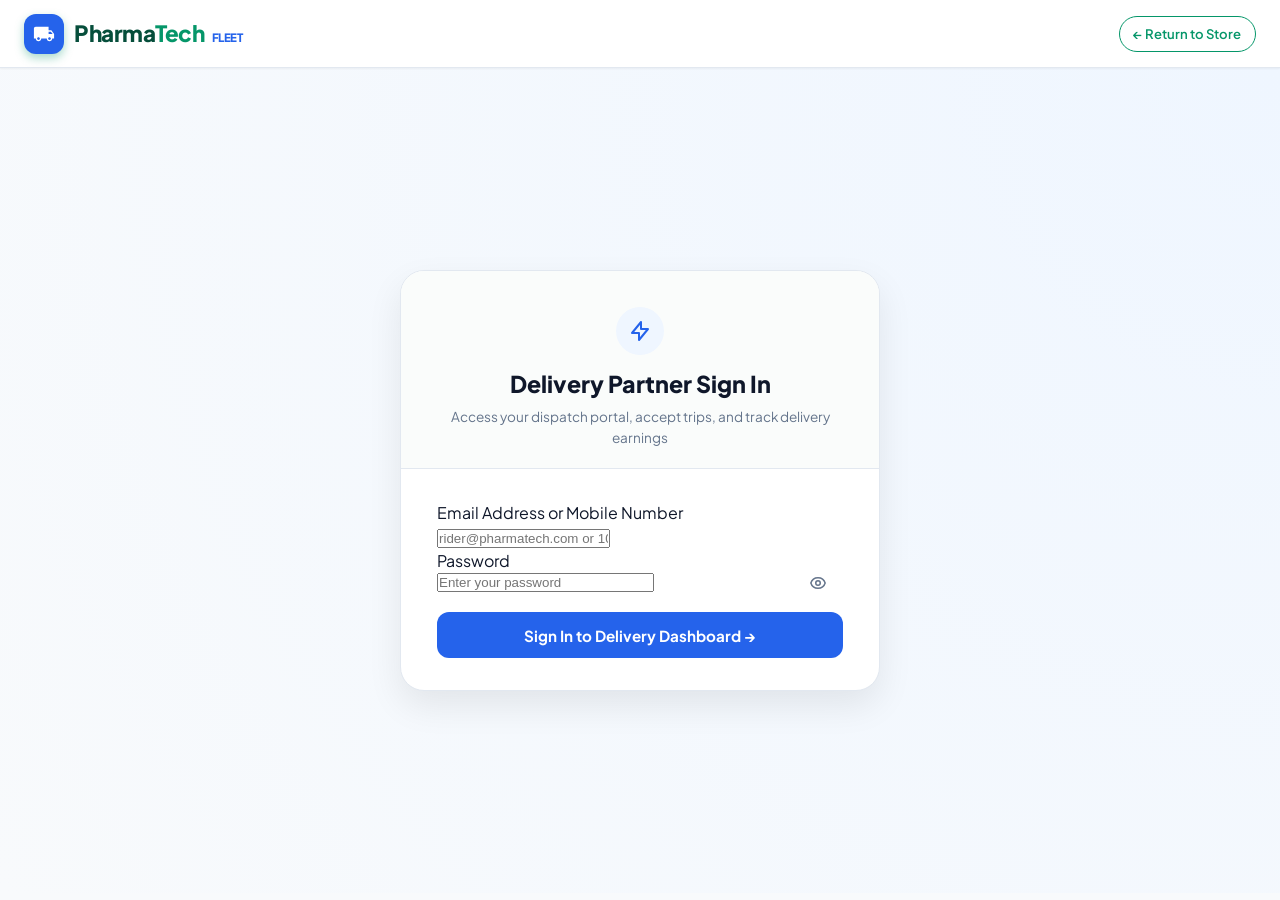
<file: src/main/resources/static/delivery-login.html>
<!DOCTYPE html>
<html lang="en">
<head>
  <meta charset="UTF-8">
  <meta name="viewport" content="width=device-width, initial-scale=1.0">
  <title>Delivery Partner Sign In – PharmaTech</title>
  <link rel="stylesheet" href="css/style.css">
  <link rel="icon" href="data:image/svg+xml,<svg xmlns='http://www.w3.org/2000/svg' viewBox='0 0 24 24' fill='%232563eb'><path d='M20 8h-3V4H3c-1.1 0-2 .9-2 2v11h2c0 1.66 1.34 3 3 3s3-1.34 3-3h6c0 1.66 1.34 3 3 3s3-1.34 3-3h2v-5l-3-4zM6 18.5c-.83 0-1.5-.67-1.5-1.5s.67-1.5 1.5-1.5 1.5.67 1.5 1.5-.67 1.5-1.5 1.5zm13.5-9l1.96 2.5H17V9.5h2.5zm-1.5 9c-.83 0-1.5-.67-1.5-1.5s.67-1.5 1.5-1.5 1.5.67 1.5 1.5-.67 1.5-1.5 1.5z'/></svg>">
  <style>
    .auth-page-wrapper {
      min-height: calc(100vh - 75px);
      display: flex;
      align-items: center;
      justify-content: center;
      padding: 2.5rem 1rem;
      background: radial-gradient(circle at top right, #eff6ff 0%, #f8fafc 100%);
    }

    .auth-card {
      background: white;
      border: 1px solid var(--border-light);
      border-radius: var(--radius-xl);
      box-shadow: 0 15px 35px rgba(0, 0, 0, 0.08);
      width: 100%;
      max-width: 480px;
      overflow: hidden;
      animation: fadeIn 0.3s ease;
    }

    @keyframes fadeIn {
      from { opacity: 0; transform: translateY(8px); }
      to { opacity: 1; transform: translateY(0); }
    }

    .auth-header {
      padding: 2.25rem 2rem 1.25rem;
      text-align: center;
      background: #fafcfb;
      border-bottom: 1px solid var(--border-light);
    }

    .auth-body {
      padding: 2rem 2.25rem;
    }

    .password-input-group {
      position: relative;
      display: flex;
      align-items: center;
    }

    .password-input-group input {
      padding-right: 2.75rem;
    }

    .password-toggle-btn {
      position: absolute;
      right: 0.75rem;
      background: none;
      border: none;
      cursor: pointer;
      color: var(--text-muted);
      display: flex;
      align-items: center;
      justify-content: center;
      padding: 0.25rem;
    }

    .auth-alert {
      display: none;
      padding: 0.75rem 1rem;
      border-radius: var(--radius-md);
      font-size: 0.85rem;
      margin-bottom: 1.25rem;
      font-weight: 600;
    }
  </style>
</head>
<body>

  <!-- Clean Professional Header -->
  <header class="navbar-wrapper">
    <div class="navbar-container">
      <a href="index.html" class="brand-logo">
        <div class="brand-icon-box" style="background: #2563eb; color: white;">
          <svg width="22" height="22" viewBox="0 0 24 24" fill="currentColor">
            <path d="M20 8h-3V4H3c-1.1 0-2 .9-2 2v11h2c0 1.66 1.34 3 3 3s3-1.34 3-3h6c0 1.66 1.34 3 3 3s3-1.34 3-3h2v-5l-3-4zM6 18.5c-.83 0-1.5-.67-1.5-1.5s.67-1.5 1.5-1.5 1.5.67 1.5 1.5-.67 1.5-1.5 1.5zm13.5-9l1.96 2.5H17V9.5h2.5zm-1.5 9c-.83 0-1.5-.67-1.5-1.5s.67-1.5 1.5-1.5 1.5.67 1.5 1.5-.67 1.5-1.5 1.5z"/>
          </svg>
        </div>
        <div class="brand-text">Pharma<span>Tech</span> <small style="font-size: 0.72rem; color: #2563eb; font-weight: 800; text-transform: uppercase; margin-left: 0.25rem;">Fleet</small></div>
      </a>
      <div>
        <a href="index.html" class="btn btn-outline-primary" style="font-size: 0.82rem; padding: 0.45rem 0.85rem;">
          ← Return to Store
        </a>
      </div>
    </div>
  </header>

  <!-- Main Auth Card -->
  <main class="auth-page-wrapper">
    <div class="auth-card">
      <div class="auth-header">
        <div style="display: inline-flex; align-items: center; justify-content: center; width: 48px; height: 48px; background: #eff6ff; color: #2563eb; border-radius: 50%; margin-bottom: 0.75rem;">
          <svg width="24" height="24" fill="none" stroke="currentColor" viewBox="0 0 24 24">
            <path stroke-linecap="round" stroke-linejoin="round" stroke-width="2" d="M13 10V3L4 14h7v7l9-11h-7z"></path>
          </svg>
        </div>
        <h2 style="font-size: 1.45rem; font-weight: 800; color: var(--text-main); margin: 0;">Delivery Partner Sign In</h2>
        <p style="font-size: 0.85rem; color: var(--text-muted); margin-top: 0.35rem;">
          Access your dispatch portal, accept trips, and track delivery earnings
        </p>
      </div>

      <div class="auth-body">
        <div id="deliveryLoginAlert" class="auth-alert"></div>

        <form id="deliveryLoginForm" autocomplete="off">
          <div class="form-group">
            <label class="form-label" for="delivLoginEmail">Email Address or Mobile Number</label>
            <input type="text" id="delivLoginEmail" class="form-input" placeholder="rider@pharmatech.com or 10-digit mobile" required autocomplete="off">
          </div>

          <div class="form-group">
            <label class="form-label" for="delivLoginPassword">Password</label>
            <div class="password-input-group">
              <input type="password" id="delivLoginPassword" class="form-input" placeholder="Enter your password" required autocomplete="current-password">
              <button type="button" class="password-toggle-btn" data-target="delivLoginPassword" aria-label="Toggle password visibility">
                <svg width="18" height="18" fill="none" stroke="currentColor" viewBox="0 0 24 24"><path stroke-linecap="round" stroke-linejoin="round" stroke-width="2" d="M15 12a3 3 0 11-6 0 3 3 0 016 0z"></path><path stroke-linecap="round" stroke-linejoin="round" stroke-width="2" d="M2.458 12C3.732 7.943 7.523 5 12 5c4.478 0 8.268 2.943 9.542 7-1.274 4.057-5.064 7-9.542 7-4.477 0-8.268-2.943-9.542-7z"></path></svg>
              </button>
            </div>
          </div>

          <button type="submit" id="delivLoginBtn" class="btn" style="width: 100%; background: #2563eb; color: white; padding: 0.85rem; margin-top: 1.25rem; font-weight: 700; font-size: 0.95rem; border-radius: var(--radius-md);">
            Sign In to Delivery Dashboard →
          </button>
        </form>
      </div>
    </div>
  </main>

  <script src="js/api.js"></script>
  <script>
    document.addEventListener('DOMContentLoaded', () => {
      // Password toggle
      document.querySelectorAll('.password-toggle-btn').forEach(btn => {
        btn.addEventListener('click', () => {
          const targetId = btn.getAttribute('data-target');
          const input = document.getElementById(targetId);
          if (!input) return;
          if (input.type === 'password') {
            input.type = 'text';
            btn.innerHTML = `<svg width="18" height="18" fill="none" stroke="currentColor" viewBox="0 0 24 24"><path stroke-linecap="round" stroke-linejoin="round" stroke-width="2" d="M13.875 18.825A10.05 10.05 0 0112 19c-4.478 0-8.268-2.943-9.543-7a9.97 9.97 0 011.563-3.029m5.858.908a3 3 0 114.243 4.243M9.878 9.878l4.242 4.242M9.88 9.88l-3.29-3.29m7.532 7.532l3.29 3.29M3 3l18 18"></path></svg>`;
          } else {
            input.type = 'password';
            btn.innerHTML = `<svg width="18" height="18" fill="none" stroke="currentColor" viewBox="0 0 24 24"><path stroke-linecap="round" stroke-linejoin="round" stroke-width="2" d="M15 12a3 3 0 11-6 0 3 3 0 016 0z"></path><path stroke-linecap="round" stroke-linejoin="round" stroke-width="2" d="M2.458 12C3.732 7.943 7.523 5 12 5c4.478 0 8.268 2.943 9.542 7-1.274 4.057-5.064 7-9.542 7-4.477 0-8.268-2.943-9.542-7z"></path></svg>`;
          }
        });
      });

      const deliveryForm = document.getElementById('deliveryLoginForm');
      if (deliveryForm) {
        deliveryForm.addEventListener('submit', async (e) => {
          e.preventDefault();
          const alertEl = document.getElementById('deliveryLoginAlert');
          alertEl.style.display = 'none';

          const identifier = document.getElementById('delivLoginEmail').value.trim();
          const password = document.getElementById('delivLoginPassword').value;

          if (!identifier || !password) {
            alertEl.style.display = 'block';
            alertEl.style.background = '#fee2e2';
            alertEl.style.color = '#991b1b';
            alertEl.textContent = 'Please enter both your registered email/phone and password.';
            return;
          }

          const btn = document.getElementById('delivLoginBtn');
          btn.disabled = true;
          btn.textContent = 'Authenticating...';

          try {
            const res = await API.loginDelivery({ identifier, password });
            if (res && res.data) {
              API.saveUserSession(res.data);
              alertEl.style.display = 'block';
              alertEl.style.background = '#dcfce7';
              alertEl.style.color = '#15803d';
              alertEl.textContent = 'Login successful! Redirecting to Delivery Dashboard...';
              setTimeout(() => {
                window.location.href = 'delivery-dashboard.html';
              }, 700);
            }
          } catch (err) {
            alertEl.style.display = 'block';
            alertEl.style.background = '#fee2e2';
            alertEl.style.color = '#991b1b';
            alertEl.textContent = err.message || 'Authentication failed. Please verify credentials.';
          } finally {
            btn.disabled = false;
            btn.textContent = 'Sign In to Delivery Dashboard →';
          }
        });
      }
    });
  </script>
</body>
</html>
</file>
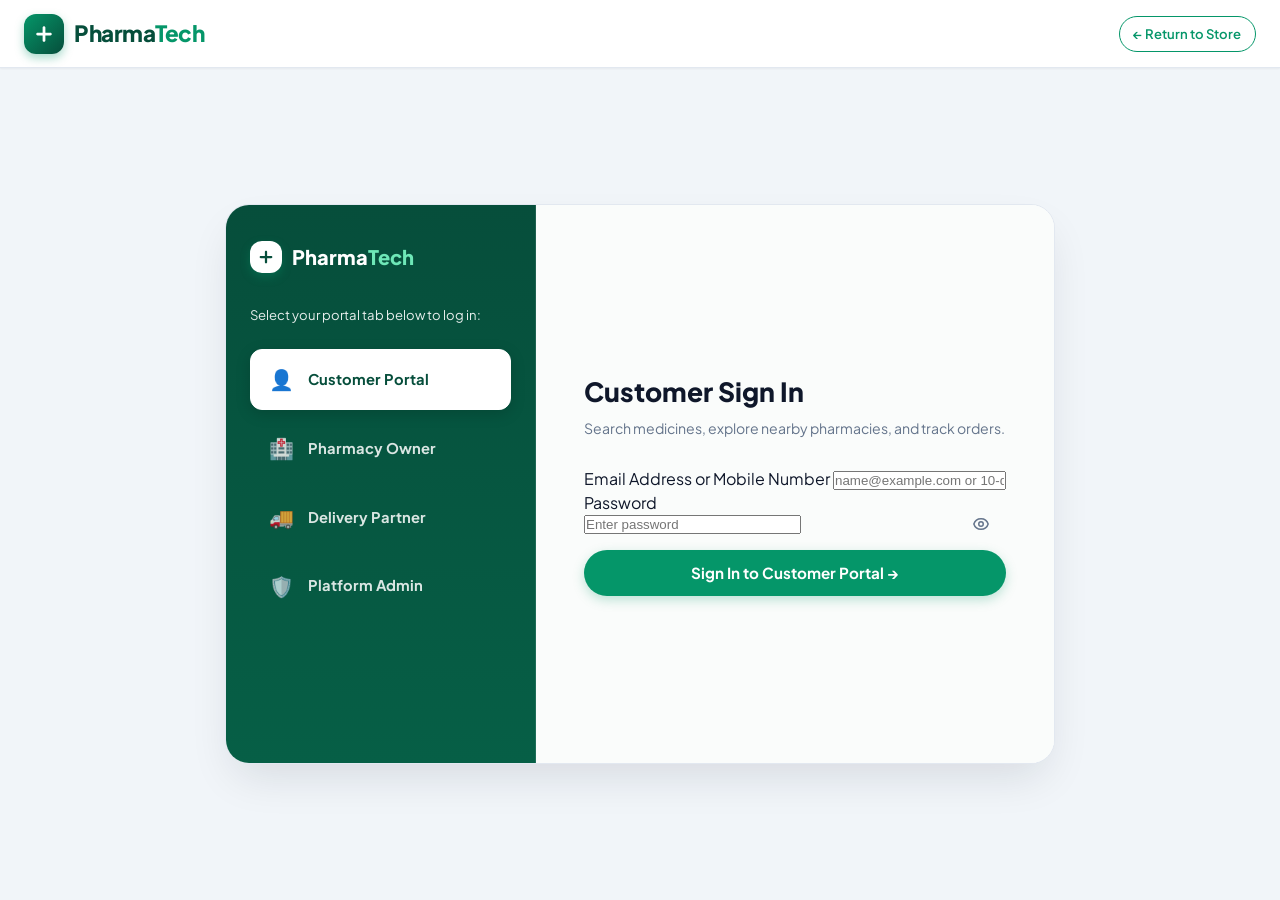
<file: src/main/resources/static/login.html>
<!DOCTYPE html>
<html lang="en">
<head>
  <meta charset="UTF-8">
  <meta name="viewport" content="width=device-width, initial-scale=1.0">
  <title>PharmaTech – Portal Access</title>
  <link rel="stylesheet" href="css/style.css">
  <link rel="icon" href="data:image/svg+xml,<svg xmlns='http://www.w3.org/2000/svg' viewBox='0 0 24 24' fill='%23059669'><path d='M19 10.5h-5.5V5c0-.83-.67-1.5-1.5-1.5s-1.5.67-1.5 1.5v5.5H5c-.83 0-1.5.67-1.5 1.5s.67 1.5 1.5 1.5h5.5V19c0 .83.67 1.5 1.5 1.5s1.5-.67 1.5-1.5v-5.5H19c.83 0 1.5-.67 1.5-1.5s-.67-1.5-1.5-1.5z'/></svg>">
  <style>
    body {
      background: #f1f5f9;
      min-height: 100vh;
      display: flex;
      flex-direction: column;
    }

    .unified-auth-container {
      max-width: 1000px;
      margin: 2.5rem auto;
      background: white;
      border-radius: var(--radius-xl);
      box-shadow: 0 20px 45px -10px rgba(15, 23, 42, 0.12);
      border: 1px solid var(--border-light);
      display: grid;
      grid-template-columns: 310px 1fr;
      overflow: hidden;
      min-height: 560px;
    }

    @media (max-width: 840px) {
      .unified-auth-container {
        grid-template-columns: 1fr;
        margin: 1rem;
      }
    }

    /* Left Sidebar Tabs */
    .auth-side-tabs {
      background: linear-gradient(180deg, #064e3b 0%, #065f46 100%);
      color: white;
      padding: 2.25rem 1.5rem;
      display: flex;
      flex-direction: column;
      border-right: 1px solid rgba(255, 255, 255, 0.1);
    }

    .auth-side-brand {
      display: flex;
      align-items: center;
      gap: 0.6rem;
      margin-bottom: 2rem;
      text-decoration: none;
      color: white;
    }

    .side-nav-item {
      display: flex;
      align-items: center;
      gap: 0.85rem;
      padding: 0.9rem 1.15rem;
      border-radius: var(--radius-md);
      color: rgba(255, 255, 255, 0.85);
      font-weight: 700;
      font-size: 0.92rem;
      cursor: pointer;
      margin-bottom: 0.5rem;
      transition: all 0.2s ease;
      border: 1px solid transparent;
      user-select: none;
    }

    .side-nav-item:hover {
      background: rgba(255, 255, 255, 0.12);
      color: white;
    }

    .side-nav-item.active {
      background: white;
      color: #064e3b;
      box-shadow: 0 4px 15px rgba(0, 0, 0, 0.15);
      border-color: white;
    }

    .side-icon {
      font-size: 1.25rem;
      display: flex;
      align-items: center;
      justify-content: center;
    }

    /* Right Form Content */
    .auth-form-content {
      padding: 3rem;
      display: flex;
      flex-direction: column;
      justify-content: center;
      background: #fafcfb;
    }

    @media (max-width: 600px) {
      .auth-form-content {
        padding: 1.5rem;
      }
    }

    .auth-panel {
      display: none;
      animation: fadeIn 0.3s ease;
    }

    .auth-panel.active {
      display: block;
    }

    .panel-header-title {
      font-size: 1.65rem;
      font-weight: 800;
      color: var(--text-main);
      margin-bottom: 0.35rem;
    }

    .panel-header-sub {
      font-size: 0.88rem;
      color: var(--text-muted);
      margin-bottom: 1.75rem;
    }

    .password-input-group {
      position: relative;
      display: flex;
      align-items: center;
    }

    .password-input-group input {
      padding-right: 2.75rem;
    }

    .password-toggle-btn {
      position: absolute;
      right: 0.75rem;
      background: none;
      border: none;
      cursor: pointer;
      color: var(--text-muted);
      display: flex;
      align-items: center;
      justify-content: center;
      padding: 0.25rem;
    }

    .auth-alert-box {
      display: none;
      padding: 0.85rem 1.25rem;
      border-radius: var(--radius-md);
      font-size: 0.88rem;
      font-weight: 600;
      margin-bottom: 1.5rem;
    }
  </style>
</head>
<body>

  <!-- Top Universal Header -->
  <header class="navbar-wrapper">
    <div class="navbar-container">
      <a href="index.html" class="brand-logo">
        <div class="brand-icon-box">
          <svg width="22" height="22" viewBox="0 0 24 24" fill="currentColor">
            <path d="M19 10.5h-5.5V5c0-.83-.67-1.5-1.5-1.5s-1.5.67-1.5 1.5v5.5H5c-.83 0-1.5.67-1.5 1.5s.67 1.5 1.5 1.5h5.5V19c0 .83.67 1.5 1.5 1.5s1.5-.67 1.5-1.5v-5.5H19c.83 0 1.5-.67 1.5-1.5s-.67-1.5-1.5-1.5z"/>
          </svg>
        </div>
        <div class="brand-text">Pharma<span>Tech</span></div>
      </a>

      <div>
        <a href="index.html" class="btn btn-outline-primary" style="font-size: 0.82rem; padding: 0.45rem 0.85rem;">
          ← Return to Store
        </a>
      </div>
    </div>
  </header>

  <!-- Split Screen Unified Auth Container -->
  <main style="flex: 1; display: flex; align-items: center; justify-content: center; padding: 1rem;">
    <div class="unified-auth-container">
      
      <!-- LEFT SIDE: ROLE NAVIGATION TABS -->
      <aside class="auth-side-tabs">
        <a href="index.html" class="auth-side-brand">
          <div class="brand-icon-box" style="width: 32px; height: 32px; background: white; color: #064e3b;">
            <svg width="18" height="18" viewBox="0 0 24 24" fill="currentColor">
              <path d="M19 10.5h-5.5V5c0-.83-.67-1.5-1.5-1.5s-1.5.67-1.5 1.5v5.5H5c-.83 0-1.5.67-1.5 1.5s.67 1.5 1.5 1.5h5.5V19c0 .83.67 1.5 1.5 1.5s1.5-.67 1.5-1.5v-5.5H19c.83 0 1.5-.67 1.5-1.5s-.67-1.5-1.5-1.5z"/>
            </svg>
          </div>
          <span style="font-weight: 800; font-size: 1.25rem;">Pharma<span style="color: #6ee7b7;">Tech</span></span>
        </a>

        <p style="font-size: 0.82rem; opacity: 0.9; margin-bottom: 1.5rem; line-height: 1.5;">
          Select your portal tab below to log in:
        </p>

        <!-- 4 REQUIRED SIDEWAY TABS -->
        <div class="side-nav-item active" data-target="customerAuthPanel" id="tabCustomerBtn">
          <span class="side-icon">👤</span>
          <span>Customer Portal</span>
        </div>

        <div class="side-nav-item" data-target="pharmacyAuthPanel" id="tabPharmacyBtn">
          <span class="side-icon">🏥</span>
          <span>Pharmacy Owner</span>
        </div>

        <div class="side-nav-item" data-target="deliveryAuthPanel" id="tabDeliveryBtn">
          <span class="side-icon">🚚</span>
          <span>Delivery Partner</span>
        </div>

        <div class="side-nav-item" data-target="adminAuthPanel" id="tabAdminBtn">
          <span class="side-icon">🛡️</span>
          <span>Platform Admin</span>
        </div>
      </aside>

      <!-- RIGHT SIDE: CORRESPONDING LOGIN FORMS -->
      <section class="auth-form-content">
        
        <!-- ALERT MESSAGE BOX -->
        <div id="unifiedAuthAlert" class="auth-alert-box"></div>

        <!-- PANEL 1: CUSTOMER -->
        <div id="customerAuthPanel" class="auth-panel active">
          <h2 class="panel-header-title">Customer Sign In</h2>
          <p class="panel-header-sub">Search medicines, explore nearby pharmacies, and track orders.</p>

          <form id="uniCustForm" autocomplete="off">
            <div class="form-group">
              <label class="form-label" for="uniCustEmail">Email Address or Mobile Number</label>
              <input type="text" id="uniCustEmail" class="form-input" placeholder="name@example.com or 10-digit mobile" required autocomplete="off">
            </div>

            <div class="form-group">
              <label class="form-label" for="uniCustPassword">Password</label>
              <div class="password-input-group">
                <input type="password" id="uniCustPassword" class="form-input" placeholder="Enter password" required autocomplete="current-password">
                <button type="button" class="password-toggle-btn" data-target="uniCustPassword">
                  <svg width="18" height="18" fill="none" stroke="currentColor" viewBox="0 0 24 24"><path stroke-linecap="round" stroke-linejoin="round" stroke-width="2" d="M15 12a3 3 0 11-6 0 3 3 0 016 0z"></path><path stroke-linecap="round" stroke-linejoin="round" stroke-width="2" d="M2.458 12C3.732 7.943 7.523 5 12 5c4.478 0 8.268 2.943 9.542 7-1.274 4.057-5.064 7-9.542 7-4.477 0-8.268-2.943-9.542-7z"></path></svg>
                </button>
              </div>
            </div>

            <button type="submit" id="uniCustBtn" class="btn btn-primary" style="width: 100%; padding: 0.85rem; font-weight: 700; font-size: 0.95rem; margin-top: 1rem;">
              Sign In to Customer Portal →
            </button>
          </form>
        </div>

        <!-- PANEL 2: PHARMACY OWNER -->
        <div id="pharmacyAuthPanel" class="auth-panel">
          <h2 class="panel-header-title">Pharmacy Owner Sign In</h2>
          <p class="panel-header-sub">Purchase invoice stock updates, POS counter billing, and orders.</p>

          <form id="uniPharmForm" autocomplete="off">
            <div class="form-group">
              <label class="form-label" for="uniPharmEmail">Registered Email Address</label>
              <input type="email" id="uniPharmEmail" class="form-input" placeholder="owner@pharmacy.com" required autocomplete="off">
            </div>

            <div class="form-group">
              <label class="form-label" for="uniPharmPassword">Password</label>
              <div class="password-input-group">
                <input type="password" id="uniPharmPassword" class="form-input" placeholder="Enter password" required autocomplete="current-password">
                <button type="button" class="password-toggle-btn" data-target="uniPharmPassword">
                  <svg width="18" height="18" fill="none" stroke="currentColor" viewBox="0 0 24 24"><path stroke-linecap="round" stroke-linejoin="round" stroke-width="2" d="M15 12a3 3 0 11-6 0 3 3 0 016 0z"></path><path stroke-linecap="round" stroke-linejoin="round" stroke-width="2" d="M2.458 12C3.732 7.943 7.523 5 12 5c4.478 0 8.268 2.943 9.542 7-1.274 4.057-5.064 7-9.542 7-4.477 0-8.268-2.943-9.542-7z"></path></svg>
                </button>
              </div>
            </div>

            <button type="submit" id="uniPharmBtn" class="btn btn-primary" style="width: 100%; padding: 0.85rem; font-weight: 700; font-size: 0.95rem; margin-top: 1rem;">
              Sign In to Pharmacy Dashboard →
            </button>
          </form>
        </div>

        <!-- PANEL 3: DELIVERY PARTNER -->
        <div id="deliveryAuthPanel" class="auth-panel">
          <h2 class="panel-header-title">Delivery Partner Sign In</h2>
          <p class="panel-header-sub">Manage fleet dispatch, delivery tasks, and earnings.</p>

          <form id="uniDelivForm" autocomplete="off">
            <div class="form-group">
              <label class="form-label" for="uniDelivEmail">Email Address or Mobile Number</label>
              <input type="text" id="uniDelivEmail" class="form-input" placeholder="rider@pharmatech.com or 10-digit mobile" required autocomplete="off">
            </div>

            <div class="form-group">
              <label class="form-label" for="uniDelivPassword">Password</label>
              <div class="password-input-group">
                <input type="password" id="uniDelivPassword" class="form-input" placeholder="Enter password" required autocomplete="current-password">
                <button type="button" class="password-toggle-btn" data-target="uniDelivPassword">
                  <svg width="18" height="18" fill="none" stroke="currentColor" viewBox="0 0 24 24"><path stroke-linecap="round" stroke-linejoin="round" stroke-width="2" d="M15 12a3 3 0 11-6 0 3 3 0 016 0z"></path><path stroke-linecap="round" stroke-linejoin="round" stroke-width="2" d="M2.458 12C3.732 7.943 7.523 5 12 5c4.478 0 8.268 2.943 9.542 7-1.274 4.057-5.064 7-9.542 7-4.477 0-8.268-2.943-9.542-7z"></path></svg>
                </button>
              </div>
            </div>

            <button type="submit" id="uniDelivBtn" class="btn" style="width: 100%; background: #2563eb; color: white; padding: 0.85rem; font-weight: 700; font-size: 0.95rem; border-radius: var(--radius-md); margin-top: 1rem;">
              Sign In to Delivery Dashboard →
            </button>
          </form>
        </div>

        <!-- PANEL 4: PLATFORM ADMIN -->
        <div id="adminAuthPanel" class="auth-panel">
          <h2 class="panel-header-title">Platform Administrator Sign In</h2>
          <p class="panel-header-sub">Network health, pharmacy verifications, and platform KPIs.</p>

          <form id="uniAdminForm" autocomplete="off">
            <div class="form-group">
              <label class="form-label" for="uniAdminEmail">Administrator Email Address</label>
              <input type="email" id="uniAdminEmail" class="form-input" placeholder="admin@pharmatech.com" required autocomplete="off">
            </div>

            <div class="form-group">
              <label class="form-label" for="uniAdminPassword">Password</label>
              <div class="password-input-group">
                <input type="password" id="uniAdminPassword" class="form-input" placeholder="Enter administrator password" required autocomplete="current-password">
                <button type="button" class="password-toggle-btn" data-target="uniAdminPassword">
                  <svg width="18" height="18" fill="none" stroke="currentColor" viewBox="0 0 24 24"><path stroke-linecap="round" stroke-linejoin="round" stroke-width="2" d="M15 12a3 3 0 11-6 0 3 3 0 016 0z"></path><path stroke-linecap="round" stroke-linejoin="round" stroke-width="2" d="M2.458 12C3.732 7.943 7.523 5 12 5c4.478 0 8.268 2.943 9.542 7-1.274 4.057-5.064 7-9.542 7-4.477 0-8.268-2.943-9.542-7z"></path></svg>
                </button>
              </div>
            </div>

            <button type="submit" id="uniAdminBtn" class="btn" style="width: 100%; background: #dc2626; color: white; padding: 0.85rem; font-weight: 700; font-size: 0.95rem; border-radius: var(--radius-md); margin-top: 1rem;">
              Sign In to Admin Console →
            </button>
          </form>
        </div>

      </section>
    </div>
  </main>

  <script src="js/api.js"></script>
  <script>
    document.addEventListener('DOMContentLoaded', () => {
      // Tab Switching
      const sideItems = document.querySelectorAll('.side-nav-item');
      const panels = document.querySelectorAll('.auth-panel');
      const alertBox = document.getElementById('unifiedAuthAlert');

      function showAlert(msg, isError = true) {
        alertBox.style.display = 'block';
        alertBox.style.background = isError ? '#fef2f2' : '#ecfdf5';
        alertBox.style.color = isError ? '#991b1b' : '#065f46';
        alertBox.style.border = isError ? '1px solid #fecdd3' : '1px solid #a7f3d0';
        alertBox.textContent = msg;
      }

      function clearAlert() {
        alertBox.style.display = 'none';
      }

      sideItems.forEach(item => {
        item.addEventListener('click', () => {
          clearAlert();
          sideItems.forEach(s => s.classList.remove('active'));
          item.classList.add('active');

          const targetId = item.getAttribute('data-target');
          panels.forEach(p => p.classList.remove('active'));
          const targetPanel = document.getElementById(targetId);
          if (targetPanel) targetPanel.classList.add('active');
        });
      });

      // Password Toggles
      document.querySelectorAll('.password-toggle-btn').forEach(btn => {
        btn.addEventListener('click', () => {
          const targetId = btn.getAttribute('data-target');
          const input = document.getElementById(targetId);
          if (!input) return;
          if (input.type === 'password') {
            input.type = 'text';
            btn.innerHTML = `<svg width="18" height="18" fill="none" stroke="currentColor" viewBox="0 0 24 24"><path stroke-linecap="round" stroke-linejoin="round" stroke-width="2" d="M13.875 18.825A10.05 10.05 0 0112 19c-4.478 0-8.268-2.943-9.543-7a9.97 9.97 0 011.563-3.029m5.858.908a3 3 0 114.243 4.243M9.878 9.878l4.242 4.242M9.88 9.88l-3.29-3.29m7.532 7.532l3.29 3.29M3 3l18 18"></path></svg>`;
          } else {
            input.type = 'password';
            btn.innerHTML = `<svg width="18" height="18" fill="none" stroke="currentColor" viewBox="0 0 24 24"><path stroke-linecap="round" stroke-linejoin="round" stroke-width="2" d="M15 12a3 3 0 11-6 0 3 3 0 016 0z"></path><path stroke-linecap="round" stroke-linejoin="round" stroke-width="2" d="M2.458 12C3.732 7.943 7.523 5 12 5c4.478 0 8.268 2.943 9.542 7-1.274 4.057-5.064 7-9.542 7-4.477 0-8.268-2.943-9.542-7z"></path></svg>`;
          }
        });
      });

      // 1. Customer Login
      document.getElementById('uniCustForm').addEventListener('submit', async (e) => {
        e.preventDefault();
        clearAlert();
        const identifier = document.getElementById('uniCustEmail').value.trim();
        const password = document.getElementById('uniCustPassword').value;
        const btn = document.getElementById('uniCustBtn');
        btn.disabled = true;
        btn.textContent = 'Signing in...';

        try {
          const res = await API.loginCustomer({ identifier, password });
          if (res && res.data) {
            if (res.data.role !== 'ROLE_CUSTOMER') {
              throw new Error('Access denied. Please select your corresponding account role tab.');
            }
            API.saveUserSession(res.data);
            showAlert('Sign in successful! Redirecting to store...', false);
            setTimeout(() => { window.location.href = 'index.html'; }, 600);
          }
        } catch (err) {
          showAlert(err.message || 'Invalid email or password.');
        } finally {
          btn.disabled = false;
          btn.textContent = 'Sign In to Customer Portal →';
        }
      });

      // 2. Pharmacy Owner Login
      document.getElementById('uniPharmForm').addEventListener('submit', async (e) => {
        e.preventDefault();
        clearAlert();
        const identifier = document.getElementById('uniPharmEmail').value.trim();
        const password = document.getElementById('uniPharmPassword').value;
        const btn = document.getElementById('uniPharmBtn');
        btn.disabled = true;
        btn.textContent = 'Authenticating...';

        try {
          const res = await API.loginPharmacy({ identifier, password });
          if (res && res.data) {
            if (res.data.role !== 'ROLE_PHARMACY_OWNER') {
              throw new Error('Access denied. This account is not registered as a Pharmacy Owner.');
            }
            API.saveUserSession(res.data);
            showAlert('Authentication successful! Opening dashboard...', false);
            setTimeout(() => {
              window.location.href = res.data.subscriptionActive ? 'pharmacy-dashboard.html' : 'pharmacy-subscription.html';
            }, 600);
          }
        } catch (err) {
          showAlert(err.message || 'Invalid email or password.');
        } finally {
          btn.disabled = false;
          btn.textContent = 'Sign In to Pharmacy Dashboard →';
        }
      });

      // 3. Delivery Partner Login
      document.getElementById('uniDelivForm').addEventListener('submit', async (e) => {
        e.preventDefault();
        clearAlert();
        const identifier = document.getElementById('uniDelivEmail').value.trim();
        const password = document.getElementById('uniDelivPassword').value;
        const btn = document.getElementById('uniDelivBtn');
        btn.disabled = true;
        btn.textContent = 'Authenticating...';

        try {
          const res = await API.loginDelivery({ identifier, password });
          if (res && res.data) {
            API.saveUserSession(res.data);
            showAlert('Authentication successful! Opening delivery dashboard...', false);
            setTimeout(() => { window.location.href = 'delivery-dashboard.html'; }, 600);
          }
        } catch (err) {
          showAlert(err.message || 'Invalid email or password.');
        } finally {
          btn.disabled = false;
          btn.textContent = 'Sign In to Delivery Dashboard →';
        }
      });

      // 4. Admin Login
      document.getElementById('uniAdminForm').addEventListener('submit', async (e) => {
        e.preventDefault();
        clearAlert();
        const identifier = document.getElementById('uniAdminEmail').value.trim();
        const password = document.getElementById('uniAdminPassword').value;
        const btn = document.getElementById('uniAdminBtn');
        btn.disabled = true;
        btn.textContent = 'Authenticating...';

        try {
          const res = await API.loginAdmin({ identifier, password });
          if (res && res.data) {
            if (res.data.role !== 'ROLE_ADMIN') {
              throw new Error('Access denied. This account does not possess administrator credentials.');
            }
            API.saveUserSession(res.data);
            showAlert('Administrator authenticated! Opening console...', false);
            setTimeout(() => { window.location.href = 'admin-dashboard.html'; }, 600);
          }
        } catch (err) {
          showAlert(err.message || 'Authentication failed. Please verify credentials.');
        } finally {
          btn.disabled = false;
          btn.textContent = 'Sign In to Admin Console →';
        }
      });
    });
  </script>
</body>
</html>
</file>
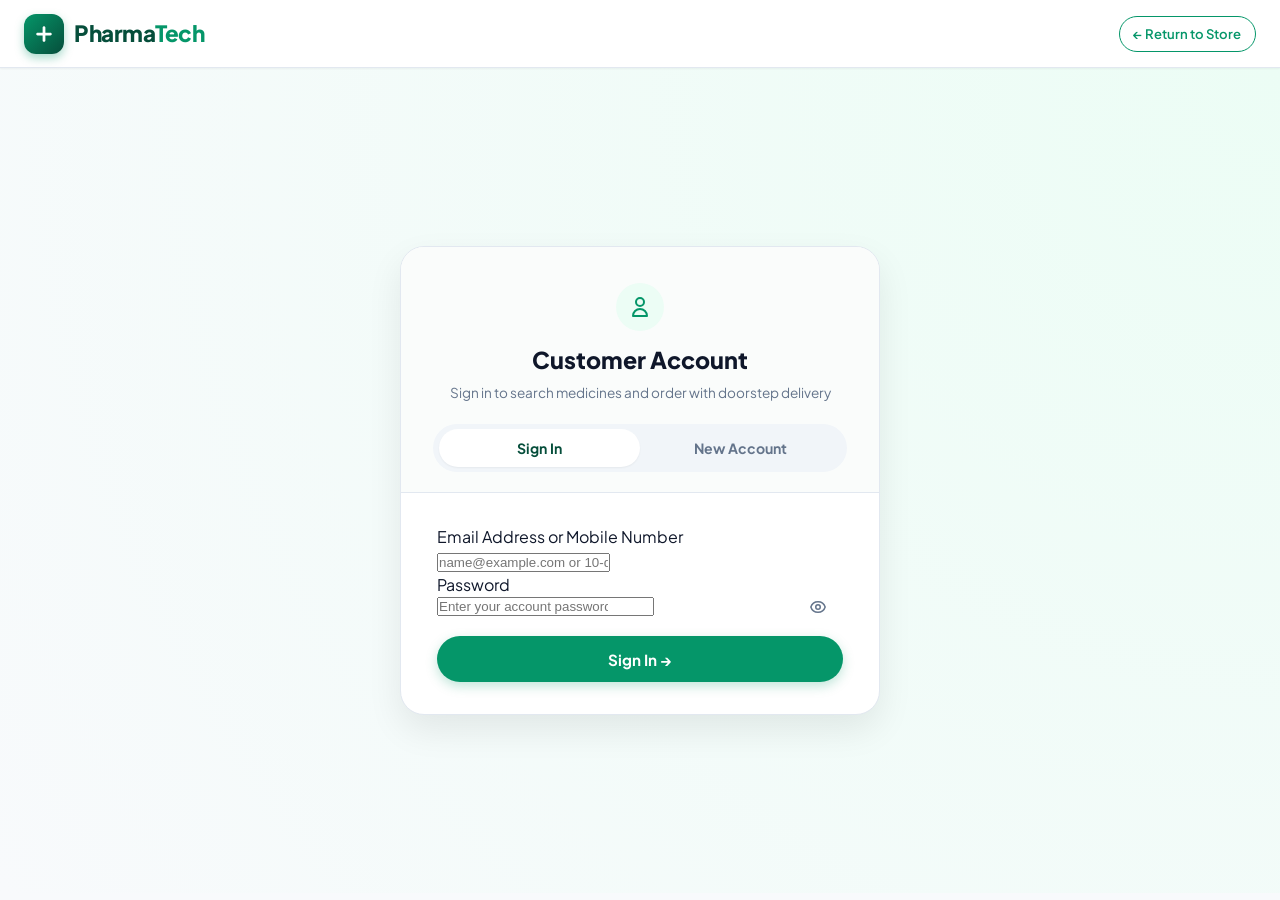
<file: src/main/resources/static/my-orders.html>
<!DOCTYPE html>
<html lang="en">
<head>
  <meta charset="UTF-8">
  <meta name="viewport" content="width=device-width, initial-scale=1.0">
  <title>My Orders & Order History – PharmaTech</title>
  <link rel="stylesheet" href="css/style.css">
  <link rel="stylesheet" href="css/common.css">
  <link rel="icon" href="data:image/svg+xml,<svg xmlns='http://www.w3.org/2000/svg' viewBox='0 0 24 24' fill='%23059669'><path d='M19 10.5h-5.5V5c0-.83-.67-1.5-1.5-1.5s-1.5.67-1.5 1.5v5.5H5c-.83 0-1.5.67-1.5 1.5s.67 1.5 1.5 1.5h5.5V19c0 .83.67 1.5 1.5 1.5s1.5-.67 1.5-1.5v-5.5H19c.83 0 1.5-.67 1.5-1.5s-.67-1.5-1.5-1.5z'/></svg>">
  <style>
    body {
      background: #f8fafc;
      min-height: 100vh;
    }
    .orders-wrapper {
      max-width: 1050px;
      margin: 2rem auto;
      padding: 0 1rem;
    }
    .order-card {
      background: white;
      border-radius: var(--radius-lg);
      border: 1px solid var(--border-light);
      box-shadow: var(--shadow-sm);
      margin-bottom: 1.5rem;
      overflow: hidden;
      transition: box-shadow 0.2s ease;
    }
    .order-card:hover {
      box-shadow: var(--shadow-md);
    }
    .order-card-header {
      background: #f8fafc;
      border-bottom: 1px solid var(--border-light);
      padding: 1rem 1.5rem;
      display: flex;
      justify-content: space-between;
      align-items: center;
      flex-wrap: wrap;
      gap: 0.75rem;
    }
    .order-card-body {
      padding: 1.5rem;
    }
    .status-badge-custom {
      display: inline-block;
      padding: 0.35rem 0.75rem;
      border-radius: 9999px;
      font-size: 0.78rem;
      font-weight: 700;
      letter-spacing: 0.3px;
    }
    .status-active-pulse {
      background: #e0f2fe;
      color: #0369a1;
      border: 1px solid #bae6fd;
    }
    .status-delivered-pill {
      background: #dcfce7;
      color: #15803d;
      border: 1px solid #bbf7d0;
    }
    .status-cancelled-pill {
      background: #fee2e2;
      color: #b91c1c;
      border: 1px solid #fca5a5;
    }
    .payment-pill-success {
      background: #ecfdf5;
      color: #047857;
      border: 1px solid #a7f3d0;
      font-size: 0.75rem;
      padding: 0.2rem 0.55rem;
      border-radius: 6px;
      font-weight: 700;
    }
    .payment-pill-pending {
      background: #fef3c7;
      color: #92400e;
      border: 1px solid #fde68a;
      font-size: 0.75rem;
      padding: 0.2rem 0.55rem;
      border-radius: 6px;
      font-weight: 700;
    }
    .order-items-table {
      width: 100%;
      border-collapse: collapse;
      margin-top: 0.75rem;
      margin-bottom: 1rem;
    }
    .order-items-table th {
      text-align: left;
      font-size: 0.75rem;
      color: var(--text-muted);
      text-transform: uppercase;
      padding-bottom: 0.5rem;
      border-bottom: 1px solid #f1f5f9;
    }
    .order-items-table td {
      padding: 0.5rem 0;
      font-size: 0.88rem;
      border-bottom: 1px dashed #f1f5f9;
    }
    .tab-btn {
      padding: 0.65rem 1.25rem;
      font-weight: 700;
      font-size: 0.9rem;
      border: none;
      background: transparent;
      color: var(--text-muted);
      border-bottom: 3px solid transparent;
      cursor: pointer;
      transition: all 0.2s;
    }
    .tab-btn.active {
      color: var(--primary);
      border-bottom-color: var(--primary);
    }
    .empty-state {
      text-align: center;
      padding: 3rem 1.5rem;
      background: white;
      border-radius: var(--radius-lg);
      border: 1px dashed var(--border-light);
    }
  </style>
</head>
<body>

  <!-- Header -->
  <header style="background: white; border-bottom: 1px solid var(--border-light); padding: 1rem 0; position: sticky; top: 0; z-index: 50;">
    <div style="max-width: 1050px; margin: 0 auto; padding: 0 1rem; display: flex; justify-content: space-between; align-items: center;">
      <a href="index.html" style="display: flex; align-items: center; gap: 0.5rem; text-decoration: none;">
        <span style="font-size: 1.6rem;">💊</span>
        <div>
          <span style="font-size: 1.3rem; font-weight: 800; color: var(--primary-dark); letter-spacing: -0.5px;">PharmaTech</span>
          <span style="font-size: 0.7rem; display: block; color: var(--text-muted); font-weight: 600;">MY ORDERS & HISTORY</span>
        </div>
      </a>
      <div style="display: flex; align-items: center; gap: 0.75rem;">
        <span id="customerGreeting" style="font-size: 0.88rem; font-weight: 700; color: var(--text-main);">Hi, Customer</span>
        <a href="index.html" class="btn btn-outline-primary" style="font-size: 0.82rem; padding: 0.4rem 0.85rem;">
          🛒 Order Medicines
        </a>
        <button id="btnLogout" class="btn" style="background: #fee2e2; color: #b91c1c; border: 1px solid #fca5a5; font-size: 0.8rem; padding: 0.4rem 0.75rem; border-radius: var(--radius-md);">
          Logout
        </button>
      </div>
    </div>
  </header>

  <!-- Main Container -->
  <main class="orders-wrapper">
    
    <div style="display: flex; justify-content: space-between; align-items: center; margin-bottom: 1.5rem; flex-wrap: wrap; gap: 1rem;">
      <div>
        <h1 style="font-size: 1.5rem; font-weight: 800; color: var(--text-main); margin-bottom: 0.25rem;">My Medicine Orders</h1>
        <p style="font-size: 0.85rem; color: var(--text-muted);">Track active doorstep deliveries and review past pharmacy prescriptions & invoices.</p>
      </div>
      <button id="btnRefreshOrders" class="btn btn-outline-primary" style="font-size: 0.85rem; padding: 0.45rem 0.95rem;">
        🔄 Refresh Orders
      </button>
    </div>

    <!-- Tab navigation -->
    <div style="display: flex; border-bottom: 2px solid var(--border-light); margin-bottom: 1.5rem;">
      <button class="tab-btn active" id="tabActiveOrders" onclick="switchOrderTab('active')">
        🚚 Active Deliveries (<span id="countActiveOrders">0</span>)
      </button>
      <button class="tab-btn" id="tabPastOrders" onclick="switchOrderTab('past')">
        📁 Past Orders & History (<span id="countPastOrders">0</span>)
      </button>
    </div>

    <!-- Active Deliveries Container -->
    <div id="activeOrdersContainer">
      <div class="empty-state" id="emptyActive">
        <span style="font-size: 2.5rem; display: block; margin-bottom: 0.5rem;">📦</span>
        <h3 style="font-size: 1.15rem; font-weight: 800; color: var(--text-main); margin-bottom: 0.35rem;">No Active Deliveries</h3>
        <p style="font-size: 0.85rem; color: var(--text-muted); margin-bottom: 1rem;">You don't have any orders currently being prepared or delivered.</p>
        <a href="index.html" class="btn btn-primary" style="padding: 0.55rem 1.25rem; font-weight: 700;">
          Browse Available Medicines
        </a>
      </div>
      <div id="activeOrdersList"></div>
    </div>

    <!-- Past Orders Container -->
    <div id="pastOrdersContainer" style="display: none;">
      <div class="empty-state" id="emptyPast">
        <span style="font-size: 2.5rem; display: block; margin-bottom: 0.5rem;">📜</span>
        <h3 style="font-size: 1.15rem; font-weight: 800; color: var(--text-main); margin-bottom: 0.35rem;">No Past Orders Found</h3>
        <p style="font-size: 0.85rem; color: var(--text-muted);">Your completed and archive deliveries will appear here.</p>
      </div>
      <div id="pastOrdersList"></div>
    </div>

  </main>

  <script src="js/api.js"></script>
  <script>
    let activeCustomer = null;
    let allOrders = [];

    document.addEventListener('DOMContentLoaded', async () => {
      // 1. Mandatory Customer Login Check
      activeCustomer = API.getUserSession();

      if (!activeCustomer || activeCustomer.role !== 'ROLE_CUSTOMER' || !(activeCustomer.id || activeCustomer.userId)) {
        window.location.replace('customer-login.html?returnUrl=my-orders.html');
        return;
      }
      activeCustomer.id = activeCustomer.id || activeCustomer.userId;
      activeCustomer.userId = activeCustomer.id;

      document.getElementById('customerGreeting').textContent = `Hi, ${activeCustomer.fullName || 'Customer'}`;

      document.getElementById('btnLogout').addEventListener('click', () => {
        API.clearSession();
        window.location.href = 'index.html';
      });

      document.getElementById('btnRefreshOrders').addEventListener('click', loadCustomerOrders);

      await loadCustomerOrders();
    });

    function switchOrderTab(tab) {
      const activeTabBtn = document.getElementById('tabActiveOrders');
      const pastTabBtn = document.getElementById('tabPastOrders');
      const activeContainer = document.getElementById('activeOrdersContainer');
      const pastContainer = document.getElementById('pastOrdersContainer');

      if (tab === 'active') {
        activeTabBtn.classList.add('active');
        pastTabBtn.classList.remove('active');
        activeContainer.style.display = 'block';
        pastContainer.style.display = 'none';
      } else {
        pastTabBtn.classList.add('active');
        activeTabBtn.classList.remove('active');
        pastContainer.style.display = 'block';
        activeContainer.style.display = 'none';
      }
    }

    async function loadCustomerOrders() {
      if (!activeCustomer) return;
      try {
        const res = await fetch(`/api/customer/orders/customer/${activeCustomer.id}`);
        const data = await res.json();
        if (data.success && data.data) {
          allOrders = data.data;
          renderOrders(allOrders);
        }
      } catch (err) {
        console.error('Failed to load customer orders:', err);
      }
    }

    function renderOrders(orders) {
      const activeList = document.getElementById('activeOrdersList');
      const pastList = document.getElementById('pastOrdersList');
      const emptyActive = document.getElementById('emptyActive');
      const emptyPast = document.getElementById('emptyPast');

      const activeStatuses = ['ORDER_PLACED', 'PHARMACY_ACCEPTED', 'PREPARING', 'READY_FOR_PICKUP', 'PARTNER_ASSIGNED', 'ARRIVED_AT_PHARMACY', 'PICKED_UP', 'OUT_FOR_DELIVERY'];
      const activeOrders = orders.filter(o => activeStatuses.includes((o.status || '').toUpperCase()));
      const pastOrders = orders.filter(o => !activeStatuses.includes((o.status || '').toUpperCase()));

      document.getElementById('countActiveOrders').textContent = activeOrders.length;
      document.getElementById('countPastOrders').textContent = pastOrders.length;

      // Render Active
      if (activeOrders.length === 0) {
        emptyActive.style.display = 'block';
        activeList.innerHTML = '';
      } else {
        emptyActive.style.display = 'none';
        activeList.innerHTML = activeOrders.map(order => renderOrderCard(order, true)).join('');
      }

      // Render Past
      if (pastOrders.length === 0) {
        emptyPast.style.display = 'block';
        pastList.innerHTML = '';
      } else {
        emptyPast.style.display = 'none';
        pastList.innerHTML = pastOrders.map(order => renderOrderCard(order, false)).join('');
      }
    }

    function renderOrderCard(order, isActive) {
      const createdTime = order.createdAt ? new Date(order.createdAt).toLocaleString([], { dateStyle: 'medium', timeStyle: 'short' }) : 'Recently';
      const isEmergency = order.priority === 'EMERGENCY';
      const items = order.items || [];
      const statusText = formatOrderStatus(order.status);
      const paymentBadge = formatPaymentBadge(order.paymentStatus, order.paymentMethod);

      return `
        <div class="order-card" style="${isEmergency ? 'border-left: 5px solid #ef4444;' : 'border-left: 5px solid #059669;'}">
          <div class="order-card-header">
            <div>
              <div style="display: flex; align-items: center; gap: 0.6rem; margin-bottom: 0.2rem;">
                <strong style="font-size: 1.05rem; color: var(--text-main); font-family: monospace;">${order.orderNumber}</strong>
                ${isEmergency ? '<span style="background: #ef4444; color: white; font-size: 0.72rem; font-weight: 800; padding: 0.2rem 0.55rem; border-radius: 9999px;">🚨 EMERGENCY</span>' : '<span style="background: #f1f5f9; color: #475569; font-size: 0.72rem; font-weight: 700; padding: 0.2rem 0.55rem; border-radius: 9999px;">Standard</span>'}
                <span class="status-badge-custom ${isActive ? 'status-active-pulse' : (order.status === 'DELIVERED' ? 'status-delivered-pill' : 'status-cancelled-pill')}">
                  ${statusText}
                </span>
              </div>
              <span style="font-size: 0.78rem; color: var(--text-muted);">Placed on ${createdTime}</span>
            </div>
            <div style="text-align: right;">
              <span style="font-size: 0.75rem; color: var(--text-muted); display: block;">Total Amount</span>
              <strong style="font-size: 1.25rem; color: var(--primary-dark);">₹${Number(order.totalAmount || 0).toFixed(2)}</strong>
            </div>
          </div>

          <div class="order-card-body">
            <!-- Pharmacy Info -->
            <div style="display: flex; justify-content: space-between; align-items: center; background: #f8fafc; padding: 0.65rem 0.85rem; border-radius: 8px; margin-bottom: 0.85rem; font-size: 0.85rem;">
              <div>
                <span style="color: var(--text-muted); font-size: 0.72rem; text-transform: uppercase; font-weight: 700;">Dispensing Pharmacy:</span>
                <strong style="color: var(--primary-dark); display: block;">${order.pharmacyName || 'Partner Pharmacy'}</strong>
                <span style="color: #64748b; font-size: 0.78rem;">${order.pharmacyAddress || 'Registered Location'}</span>
              </div>
              <div style="text-align: right;">
                <span style="color: var(--text-muted); font-size: 0.72rem; text-transform: uppercase; font-weight: 700; display: block;">Payment:</span>
                ${paymentBadge}
              </div>
            </div>

            <!-- Items Table -->
            <table class="order-items-table">
              <thead>
                <tr>
                  <th>Prescribed Medicine</th>
                  <th style="text-align: center;">Qty</th>
                  <th style="text-align: right;">Unit Price</th>
                  <th style="text-align: right;">Total</th>
                </tr>
              </thead>
              <tbody>
                ${items.map(it => `
                  <tr>
                    <td><strong>${it.medicineName}</strong></td>
                    <td style="text-align: center;">${it.quantity}</td>
                    <td style="text-align: right;">₹${Number(it.unitPrice || 0).toFixed(2)}</td>
                    <td style="text-align: right; font-weight: 700;">₹${Number(it.totalPrice || 0).toFixed(2)}</td>
                  </tr>
                `).join('')}
              </tbody>
            </table>

            <!-- Footer Action Button -->
            <div style="display: flex; justify-content: space-between; align-items: center; border-top: 1px solid #f1f5f9; padding-top: 1rem; margin-top: 0.5rem; flex-wrap: wrap; gap: 0.75rem;">
              <div style="font-size: 0.8rem; color: #64748b;">
                ${order.deliveryPartnerName ? `🚚 Assigned Rider: <strong>${escapeHtml(order.deliveryPartnerName)}</strong> (${escapeHtml(order.vehicleNumber || 'Electric Scooter')}) • 📍 ${order.deliveryDistanceKm ? Number(order.deliveryDistanceKm).toFixed(1) : '7.1'} km Route` : (isActive ? `⏳ Dispatched to Delivery Fleet • Awaiting Rider Acceptance (${order.deliveryDistanceKm ? Number(order.deliveryDistanceKm).toFixed(1) : '7.1'} km • ${escapeHtml(order.pharmacyName || 'SITRA Hub')})` : `Delivery completed (${order.deliveryDistanceKm ? Number(order.deliveryDistanceKm).toFixed(1) : '7.1'} km)`)}
              </div>
              <div>
                ${isActive ? `
                  <a href="order-tracking.html?orderId=${order.id}&orderNumber=${encodeURIComponent(order.orderNumber)}" class="btn btn-primary" style="font-size: 0.85rem; padding: 0.5rem 1.15rem; font-weight: 700; display: inline-flex; align-items: center; gap: 0.4rem; background: #059669; border-color: #059669; text-decoration: none;">
                    🚚 Track Order
                  </a>
                ` : `
                  <a href="order-tracking.html?orderId=${order.id}&orderNumber=${encodeURIComponent(order.orderNumber)}" class="btn btn-outline-primary" style="font-size: 0.85rem; padding: 0.45rem 1rem; font-weight: 700; display: inline-flex; align-items: center; gap: 0.4rem; text-decoration: none;">
                    📄 View Order Details
                  </a>
                `}
              </div>
            </div>
          </div>
        </div>
      `;
    }

    function formatOrderStatus(status) {
      if (!status) return 'Placed';
      switch (status.toUpperCase()) {
        case 'PAYMENT_PENDING': return '⏳ Verifying Payment';
        case 'ORDER_PLACED': return 'Order Placed';
        case 'PHARMACY_ACCEPTED': return 'Pharmacy Accepted';
        case 'PREPARING': return 'Preparing Medicines';
        case 'READY_FOR_PICKUP': return 'Ready for Pickup';
        case 'PARTNER_ASSIGNED': return 'Rider Assigned';
        case 'ARRIVED_AT_PHARMACY': return 'Rider at Pharmacy';
        case 'PICKED_UP': return 'Picked Up';
        case 'OUT_FOR_DELIVERY': return 'Out for Delivery';
        case 'DELIVERED': return '✓ Delivered';
        case 'CANCELLED': return '✕ Cancelled';
        default: return status;
      }
    }

    function formatPaymentBadge(paymentStatus, paymentMethod) {
      const method = (paymentMethod || 'PAYMENT').toUpperCase();
      const status = (paymentStatus || 'PENDING').toUpperCase();

      if (status === 'TEST_SUCCESS' || status === 'PAID' || status === 'DEMO_PAID') {
        return `<span class="payment-pill-success">✓ ${method} Paid</span>`;
      }
      if (status === 'COD_COLLECTED') {
        return `<span class="payment-pill-success">✓ Cash Collected</span>`;
      }
      if (status === 'COD_PENDING' || status === 'PENDING_COLLECTION') {
        return `<span class="payment-pill-pending">Pay on Delivery (COD)</span>`;
      }
      if (status === 'PENDING_ADMIN_VERIFICATION') {
        return `<span class="payment-pill-pending" style="background: #fef3c7; color: #92400e;">⏳ Admin Verification Pending</span>`;
      }
      if (status === 'TEST_FAILED') {
        return `<span style="background: #fee2e2; color: #b91c1c; font-size: 0.75rem; padding: 0.2rem 0.55rem; border-radius: 6px; font-weight: 700;">✕ Payment Failed</span>`;
      }
      return `<span class="payment-pill-pending">${method} Pending</span>`;
    }

    function escapeHtml(str) {
      if (!str) return '';
      return String(str).replace(/[&<>"']/g, m => ({ '&': '&amp;', '<': '&lt;', '>': '&gt;', '"': '&quot;', "'": '&#39;' })[m]);
    }
  </script>
</body>
</html>
</file>
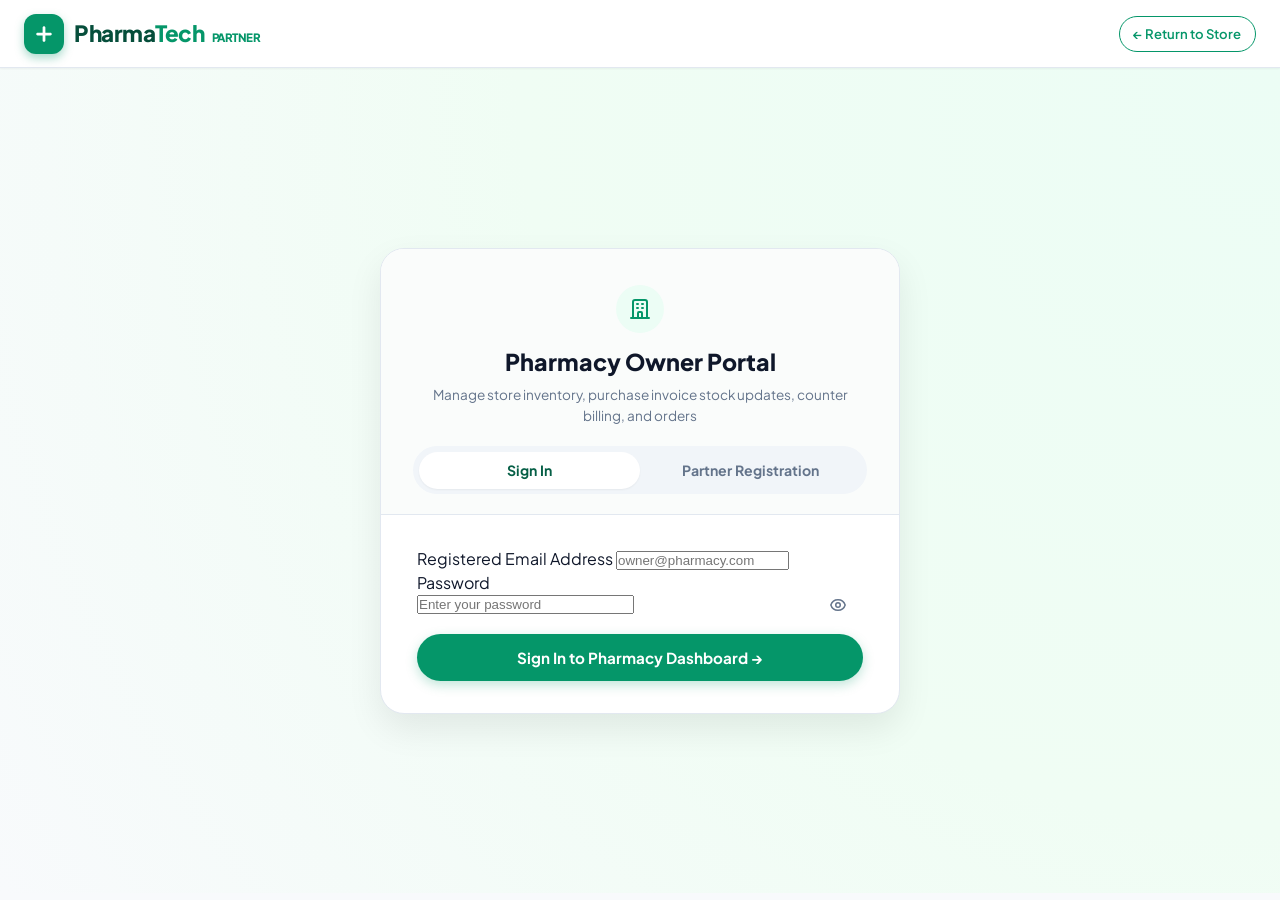
<file: src/main/resources/static/pharmacy-dashboard.html>
<!DOCTYPE html>
<html lang="en">
<head>
  <meta charset="UTF-8">
  <meta name="viewport" content="width=device-width, initial-scale=1.0">
  <title>Pharmacy Management Dashboard – PharmaTech</title>
  <link rel="stylesheet" href="css/style.css">
  <link rel="stylesheet" href="css/dashboard.css">
  <link rel="icon" href="data:image/svg+xml,<svg xmlns='http://www.w3.org/2000/svg' viewBox='0 0 24 24' fill='%23059669'><path d='M19 10.5h-5.5V5c0-.83-.67-1.5-1.5-1.5s-1.5.67-1.5 1.5v5.5H5c-.83 0-1.5.67-1.5 1.5s.67 1.5 1.5 1.5h5.5V19c0 .83.67 1.5 1.5 1.5s1.5-.67 1.5-1.5v-5.5H19c.83 0 1.5-.67 1.5-1.5s-.67-1.5-1.5-1.5z'/></svg>">
  <script>
    (function() {
      try {
        var user = JSON.parse(localStorage.getItem('pharmatech_user') || 'null');
        if (!user || user.role !== 'ROLE_PHARMACY_OWNER') {
          window.location.replace('pharmacy-login.html');
        }
      } catch (e) {
        window.location.replace('pharmacy-login.html');
      }
    })();
  </script>
  <style>
    @keyframes pulseAlert {
      0% { transform: scale(1); box-shadow: 0 0 0 0 rgba(239, 68, 68, 0.7); }
      70% { transform: scale(1.05); box-shadow: 0 0 0 8px rgba(239, 68, 68, 0); }
      100% { transform: scale(1); box-shadow: 0 0 0 0 rgba(239, 68, 68, 0); }
    }
    .badge-emergency-pulse {
      background: #ef4444;
      color: white;
      font-weight: 800;
      padding: 0.35rem 0.75rem;
      border-radius: 9999px;
      font-size: 0.75rem;
      display: inline-flex;
      align-items: center;
      gap: 0.3rem;
      animation: pulseAlert 1.5s infinite;
      letter-spacing: 0.5px;
    }
    .badge-normal-priority {
      background: #f1f5f9;
      color: #475569;
      font-weight: 700;
      padding: 0.25rem 0.65rem;
      border-radius: 9999px;
      font-size: 0.75rem;
      display: inline-block;
    }
  </style>
</head>
<body>

  <div class="dashboard-layout">
    
    <!-- Sidebar Navigation -->
    <aside class="dashboard-sidebar">
      <div class="sidebar-header">
        <a href="index.html" class="sidebar-brand">
          <div class="brand-icon-box" style="width: 34px; height: 34px;">
            <svg width="18" height="18" viewBox="0 0 24 24" fill="currentColor">
              <path d="M19 10.5h-5.5V5c0-.83-.67-1.5-1.5-1.5s-1.5.67-1.5 1.5v5.5H5c-.83 0-1.5.67-1.5 1.5s.67 1.5 1.5 1.5h5.5V19c0 .83.67 1.5 1.5 1.5s1.5-.67 1.5-1.5v-5.5H19c.83 0 1.5-.67 1.5-1.5s-.67-1.5-1.5-1.5z"/>
            </svg>
          </div>
          <span>Pharma<span style="color: var(--primary);">Tech</span></span>
        </a>
      </div>

      <!-- Sidebar Navigation Items -->
      <ul class="sidebar-nav">
        <li>
          <a class="nav-item-link active" data-view="dashboard">
            <span class="nav-icon">📊</span>
            <span class="nav-label">Dashboard Overview</span>
          </a>
        </li>
        <li>
          <a class="nav-item-link" data-view="inventory">
            <span class="nav-icon">📦</span>
            <span class="nav-label">Inventory Management</span>
          </a>
        </li>
        <li>
          <a class="nav-item-link" data-view="invoice">
            <span class="nav-icon">🧾</span>
            <span class="nav-label">Upload Purchase Invoice</span>
            <span class="sidebar-badge badge-active-plan" style="background: #dcfce7; color: #15803d;">Live</span>
          </a>
        </li>
        <li>
          <a class="nav-item-link" data-view="purchase-history">
            <span class="nav-icon">📁</span>
            <span class="nav-label">Purchase History</span>
          </a>
        </li>
        <li>
          <a class="nav-item-link" data-view="billing">
            <span class="nav-icon">💳</span>
            <span class="nav-label">Billing / POS</span>
            <span class="sidebar-badge badge-active-plan" style="background: #dcfce7; color: #15803d;">Live</span>
          </a>
        </li>
        <li>
          <a class="nav-item-link" data-view="sales-history">
            <span class="nav-icon">📑</span>
            <span class="nav-label">Sales History</span>
          </a>
        </li>
        <li>
          <a class="nav-item-link" data-view="orders">
            <span class="nav-icon">🛍️</span>
            <span class="nav-label">Orders & Dispatch</span>
            <span class="sidebar-badge badge-active-plan" style="background: #e0f2fe; color: #0369a1;">Fleet</span>
          </a>
        </li>
        <li>
          <a class="nav-item-link" data-view="earnings" id="navPharmacyEarnings">
            <span class="nav-icon">💰</span>
            <span class="nav-label">Earnings & Settlements</span>
            <span class="sidebar-badge badge-active-plan" style="background: #ecfdf5; color: #065f46;">Auto</span>
          </a>
        </li>
        <li>
          <a class="nav-item-link" data-view="reports">
            <span class="nav-icon">📈</span>
            <span class="nav-label">Reports & Alerts</span>
          </a>
        </li>
        <li>
          <a class="nav-item-link" data-view="subscription">
            <span class="nav-icon">⭐</span>
            <span class="nav-label">Subscription</span>
            <span class="sidebar-badge badge-active-plan">₹200/mo</span>
          </a>
        </li>
        <li>
          <a class="nav-item-link" data-view="profile">
            <span class="nav-icon">🏥</span>
            <span class="nav-label">Profile</span>
          </a>
        </li>
        <li style="margin-top: auto;">
          <a class="nav-item-link" id="logoutOwnerBtn" style="color: #ef4444;">
            <span class="nav-icon">🚪</span>
            <span class="nav-label">Logout</span>
          </a>
        </li>
      </ul>

      <div class="sidebar-footer">
        <div class="owner-mini-card">
          <div class="owner-avatar">Rx</div>
          <div class="owner-details">
            <h5 class="owner-name-display">Dr. Vikram Patel</h5>
            <p class="pharmacy-name-display">Apollo Pharmacy Metro</p>
          </div>
        </div>
      </div>
    </aside>

    <!-- Main Content Area -->
    <div class="dashboard-main">
      
      <!-- Top Bar -->
      <header class="dashboard-topbar">
        <div class="topbar-left">
          <h2 class="pharmacy-name-display">Pharmacy Partner Dashboard</h2>
          <p>Logged in as: <strong class="owner-name-display">Owner</strong> • <span class="owner-email-display">owner@example.com</span></p>
        </div>
        <div class="topbar-right" style="display: flex; align-items: center; gap: 1rem;">
          <!-- Order Notification Bell with Unread Badge -->
          <div style="position: relative;">
            <button id="notifBellBtn" class="btn" style="background: white; border: 1px solid #cbd5e1; border-radius: 9999px; width: 42px; height: 42px; display: flex; align-items: center; justify-content: center; position: relative; cursor: pointer;" title="Customer Order Notifications">
              <span style="font-size: 1.25rem;">🔔</span>
              <span id="pharmacyNotifBadge" style="position: absolute; top: -4px; right: -4px; background: #ef4444; color: white; border-radius: 9999px; font-size: 0.72rem; font-weight: 800; padding: 2px 6px; display: none; box-shadow: 0 2px 4px rgba(239,68,68,0.4);">0</span>
            </button>

            <!-- Notification Dropdown -->
            <div id="pharmacyNotifDropdown" style="display: none; position: absolute; right: 0; top: 50px; width: 360px; background: white; border-radius: 12px; box-shadow: 0 10px 25px rgba(0,0,0,0.15); border: 1px solid #e2e8f0; z-index: 1000; padding: 1rem;">
              <div style="display: flex; justify-content: space-between; align-items: center; border-bottom: 1px solid #e2e8f0; padding-bottom: 0.5rem; margin-bottom: 0.75rem;">
                <h4 style="margin: 0; font-size: 0.95rem; font-weight: 800; color: #0f172a;">Incoming Customer Orders</h4>
                <span id="notifDropdownCount" style="font-size: 0.75rem; color: #64748b;">0 unread</span>
              </div>
              <div id="pharmacyNotifList" style="max-height: 280px; overflow-y: auto;">
                <p style="font-size: 0.85rem; color: #94a3b8; text-align: center; margin: 1rem 0;">No pending order alerts</p>
              </div>
            </div>
          </div>

          <span class="store-status-pill">
            <span class="status-dot"></span>
            Store Verified & Live
          </span>
        </div>
      </header>

      <!-- Dashboard Body -->
      <main class="dashboard-body">

        <!-- VIEW 1: DASHBOARD OVERVIEW -->
        <div id="viewDashboard" class="dashboard-view-panel">
          
          <!-- 4 Required Summary Metrics Cards -->
          <div class="metrics-grid">
            
            <!-- Card 1: Total Medicines -->
            <div class="metric-card">
              <div class="metric-info">
                <h6>Total Medicines</h6>
                <div class="metric-value" id="metricTotalMed">0</div>
              </div>
              <div class="metric-icon-box icon-emerald">
                <svg width="24" height="24" fill="none" stroke="currentColor" viewBox="0 0 24 24"><path stroke-linecap="round" stroke-linejoin="round" stroke-width="2" d="M19 11H5m14 0a2 2 0 012 2v6a2 2 0 01-2 2H5a2 2 0 01-2-2v-6a2 2 0 012-2m14 0V9a2 2 0 00-2-2M5 11V9a2 2 0 012-2m0 0V5a2 2 0 012-2h6a2 2 0 012 2v2M7 7h10"></path></svg>
              </div>
            </div>

            <!-- Card 2: Available Medicines -->
            <div class="metric-card">
              <div class="metric-info">
                <h6>Available Medicines</h6>
                <div class="metric-value" id="metricAvailMed" style="color: #059669;">0</div>
              </div>
              <div class="metric-icon-box icon-emerald" style="background: #dcfce7; color: #16a34a;">
                <svg width="24" height="24" fill="none" stroke="currentColor" viewBox="0 0 24 24"><path stroke-linecap="round" stroke-linejoin="round" stroke-width="2" d="M9 12l2 2 4-4m6 2a9 9 0 11-18 0 9 9 0 0118 0z"></path></svg>
              </div>
            </div>

            <!-- Card 3: Low Stock Medicines -->
            <div class="metric-card">
              <div class="metric-info">
                <h6>Low Stock Medicines</h6>
                <div class="metric-value" id="metricLowStock" style="color: #d97706;">0</div>
              </div>
              <div class="metric-icon-box icon-amber">
                <svg width="24" height="24" fill="none" stroke="currentColor" viewBox="0 0 24 24"><path stroke-linecap="round" stroke-linejoin="round" stroke-width="2" d="M12 9v2m0 4h.01m-6.938 4h13.856c1.54 0 2.502-1.667 1.732-3L13.732 4c-.77-1.333-2.694-1.333-3.464 0L3.34 16c-.77 1.333.192 3 1.732 3z"></path></svg>
              </div>
            </div>

            <!-- Card 4: Pending Orders -->
            <div class="metric-card">
              <div class="metric-info">
                <h6>Pending Orders</h6>
                <div class="metric-value" id="metricPendingOrders">0</div>
              </div>
              <div class="metric-icon-box icon-blue">
                <svg width="24" height="24" fill="none" stroke="currentColor" viewBox="0 0 24 24"><path stroke-linecap="round" stroke-linejoin="round" stroke-width="2" d="M12 8v4l3 3m6-3a9 9 0 11-18 0 9 9 0 0118 0z"></path></svg>
              </div>
            </div>

          </div>

          <!-- Quick Action Banners -->
          <div style="display: grid; grid-template-columns: 2fr 1fr; gap: 1.5rem; margin-bottom: 2rem;">
            <div style="background: white; border: 1px solid var(--border-light); border-radius: var(--radius-lg); padding: 1.75rem;">
              <h3 style="font-size: 1.15rem; font-weight: 800; color: var(--text-main); margin-bottom: 0.5rem;">
                🚀 Welcome to Your PharmaTech Pharmacy Manager
              </h3>
              <p style="font-size: 0.88rem; color: var(--text-muted); line-height: 1.6; margin-bottom: 1.25rem;">
                This platform is connected to your Spring Boot REST backend with MySQL database synchronization. You can manage your live medicine stocks, edit pricing, and add new products seamlessly.
              </p>
              <div style="display: flex; gap: 0.75rem;">
                <button class="btn btn-primary" onclick="document.querySelector('[data-view=inventory]').click();">
                  Manage Store Inventory →
                </button>
                <button class="btn btn-outline-primary" onclick="document.querySelector('[data-view=profile]').click();">
                  View Store Profile
                </button>
              </div>
            </div>

            <div style="background: #f0fdf4; border: 1px solid #bbf7d0; border-radius: var(--radius-lg); padding: 1.5rem;">
              <h4 style="font-size: 0.95rem; font-weight: 800; color: #166534; margin-bottom: 0.5rem;">
                Partner Plan Status
              </h4>
              <p style="font-size: 0.82rem; color: #15803d; margin-bottom: 0.75rem;">
                Plan: <strong>PharmaTech Partner Plan</strong><br>
                Billing: ₹200 / month (Active)<br>
                Database ID: Synchronized with MySQL
              </p>
              <span class="badge" style="background: #22c55e; color: white;">Verified Active</span>
            </div>
          </div>

        </div>

        <!-- VIEW 2: INVENTORY MANAGEMENT (Fully Working CRUD) -->
        <div id="viewInventory" class="dashboard-view-panel" style="display: none;">
          <div class="content-card">
            
            <div class="card-header-bar">
              <div>
                <h3>Medicine Inventory Management</h3>
                <p style="font-size: 0.82rem; color: var(--text-muted);">Manage real-time medicine availability, price, and batch details.</p>
              </div>

              <div class="inventory-toolbar">
                <div class="search-box-sm">
                  <svg width="16" height="16" fill="none" stroke="currentColor" viewBox="0 0 24 24"><path stroke-linecap="round" stroke-linejoin="round" stroke-width="2" d="M21 21l-6-6m2-5a7 7 0 11-14 0 7 7 0 0114 0z"></path></svg>
                  <input type="text" id="inventorySearchInput" placeholder="Search medicines or batches...">
                </div>
                <button class="btn btn-primary" id="openAddModalBtn" style="font-size: 0.85rem; padding: 0.55rem 1rem;">
                  + Add Medicine
                </button>
              </div>
            </div>

            <div class="data-table-wrapper">
              <table class="data-table">
                <thead>
                  <tr>
                    <th>Medicine & Brand</th>
                    <th>Category</th>
                    <th>Stock Status</th>
                    <th>Price</th>
                    <th>Expiry Date</th>
                    <th>Batch No</th>
                    <th>Actions</th>
                  </tr>
                </thead>
                <tbody id="inventoryTableBody">
                  <!-- Dynamically populated rows -->
                </tbody>
              </table>
            </div>

          </div>
        </div>

        <!-- VIEW 3: PROFILE TAB -->
        <div id="viewProfile" class="dashboard-view-panel" style="display: none;">
          <div class="content-card">
            <div class="card-header-bar">
              <h3>Registered Pharmacy Store Profile</h3>
              <span class="badge" style="background: #dcfce7; color: #166534;">Verified Drug License</span>
            </div>
            <div style="padding: 2rem;">
              <div style="display: grid; grid-template-columns: 1fr 1fr; gap: 1.5rem; max-width: 800px;">
                <div style="background: #f8fafc; padding: 1rem; border-radius: var(--radius-md); border: 1px solid var(--border-light);">
                  <span style="font-size: 0.75rem; color: var(--text-muted); font-weight: 700; text-transform: uppercase;">Pharmacy Name</span>
                  <h4 id="profStoreName" style="font-size: 1.1rem; color: var(--text-main); margin-top: 0.25rem;">-</h4>
                </div>
                <div style="background: #f8fafc; padding: 1rem; border-radius: var(--radius-md); border: 1px solid var(--border-light);">
                  <span style="font-size: 0.75rem; color: var(--text-muted); font-weight: 700; text-transform: uppercase;">Licensed Pharmacist / Owner</span>
                  <h4 id="profOwnerName" style="font-size: 1.1rem; color: var(--text-main); margin-top: 0.25rem;">-</h4>
                </div>
                <div style="background: #f8fafc; padding: 1rem; border-radius: var(--radius-md); border: 1px solid var(--border-light);">
                  <span style="font-size: 0.75rem; color: var(--text-muted); font-weight: 700; text-transform: uppercase;">Drug Licence Number</span>
                  <h4 id="profLicense" style="font-size: 1rem; font-family: monospace; color: var(--primary-dark); margin-top: 0.25rem;">-</h4>
                </div>
                <div style="background: #f8fafc; padding: 1rem; border-radius: var(--radius-md); border: 1px solid var(--border-light);">
                  <span style="font-size: 0.75rem; color: var(--text-muted); font-weight: 700; text-transform: uppercase;">Rating & Trust Score</span>
                  <h4 id="profRating" style="font-size: 1.1rem; color: #d97706; margin-top: 0.25rem;">★ 4.9</h4>
                </div>
                <div style="background: #f8fafc; padding: 1rem; border-radius: var(--radius-md); border: 1px solid var(--border-light); grid-column: 1/-1;">
                  <span style="font-size: 0.75rem; color: var(--text-muted); font-weight: 700; text-transform: uppercase;">Store Address</span>
                  <p id="profAddress" style="font-size: 0.95rem; color: var(--text-main); margin-top: 0.25rem;">-</p>
                  <p style="font-size: 0.85rem; color: var(--text-muted); margin-top: 0.2rem;">
                    City: <strong id="profCity">-</strong> • PIN: <strong id="profPincode">-</strong>
                  </p>
                </div>
                <div style="background: #f8fafc; padding: 1rem; border-radius: var(--radius-md); border: 1px solid var(--border-light);">
                  <span style="font-size: 0.75rem; color: var(--text-muted); font-weight: 700; text-transform: uppercase;">Email</span>
                  <h4 id="profEmail" style="font-size: 0.95rem; color: var(--text-main); margin-top: 0.25rem;">-</h4>
                </div>
                <div style="background: #f8fafc; padding: 1rem; border-radius: var(--radius-md); border: 1px solid var(--border-light);">
                  <span style="font-size: 0.75rem; color: var(--text-muted); font-weight: 700; text-transform: uppercase;">Mobile Phone</span>
                  <h4 id="profPhone" style="font-size: 0.95rem; color: var(--text-main); margin-top: 0.25rem;">-</h4>
                </div>
                <div style="background: #f0fdf4; padding: 1rem; border-radius: var(--radius-md); border: 1px solid #86efac; grid-column: 1/-1;">
                  <span style="font-size: 0.75rem; color: #166534; font-weight: 700; text-transform: uppercase;">Subscription Status</span>
                  <h4 id="profSubStatus" style="font-size: 1rem; color: #166534; margin-top: 0.25rem;">Active</h4>
                </div>
              </div>
            </div>
          </div>
        </div>

        <!-- VIEW: UPLOAD PURCHASE INVOICE (2-Stage Extraction & Confirmation) -->
        <div id="viewInvoice" class="dashboard-view-panel" style="display: none;">
          <div class="panel-header" style="margin-bottom: 1.5rem; display: flex; justify-content: space-between; align-items: center; flex-wrap: wrap; gap: 1rem;">
            <div>
              <h3 style="font-size: 1.35rem; font-weight: 800; color: var(--text-main);">Upload Purchase Invoice & Auto-Update Inventory</h3>
              <p style="font-size: 0.88rem; color: var(--text-muted);">Upload supplier invoices in PDF, JPG, JPEG, PNG, TXT, or CSV formats. Extracted medicines appear in an editable preview table where you can review, adjust quantities, and verify fields before clicking <strong>Confirm & Update Stock</strong>.</p>
            </div>
            <button id="loadSampleInvoiceBtn" class="btn btn-outline-primary" style="font-size: 0.85rem; padding: 0.5rem 1rem;">
              ⚡ Load Demo Supplier Invoice
            </button>
          </div>

          <!-- Step 1: Upload Dropzone & Paste Box -->
          <div style="display: grid; grid-template-columns: repeat(auto-fit, minmax(320px, 1fr)); gap: 1.5rem; margin-bottom: 1.5rem;">
            <div class="billing-pos-card">
              <h4 style="font-size: 1rem; font-weight: 800; margin-bottom: 0.75rem; color: var(--text-main);">Option A: Upload Invoice File</h4>
              <div class="invoice-upload-dropzone" id="invoiceDropzone">
                <input type="file" id="invoiceFileInput" accept=".pdf,.jpg,.jpeg,.png,.txt,.csv" style="display: none;">
                <span style="font-size: 2.2rem; display: block; margin-bottom: 0.5rem;">📄</span>
                <strong style="color: var(--primary-dark); font-size: 0.95rem;">Click or Drag & Drop Invoice File</strong>
                <p style="font-size: 0.8rem; color: var(--text-muted); margin-top: 0.25rem;">Supports PDF (Text extraction), Scanned Images (JPG, PNG), and CSV/TXT</p>
                <div id="selectedFileName" style="margin-top: 0.75rem; font-size: 0.85rem; font-weight: 700; color: #059669;"></div>
              </div>
            </div>

            <div class="billing-pos-card">
              <h4 style="font-size: 1rem; font-weight: 800; margin-bottom: 0.75rem; color: var(--text-main);">Option B: Paste Raw Invoice Content</h4>
              <textarea id="invoiceRawTextArea" class="form-input" style="height: 140px; font-family: monospace; font-size: 0.82rem; resize: vertical;" placeholder="Supplier: SunPharma Wholesale Ltd
Invoice: INV-2026-NOV-8812
Dolo 650 | Micro Labs | Tablets | 650mg | 50 | 30.50 | 2028-06-30 | BAT-DL-772
Augmentin 625 Duo | GSK | Tablets | 625mg | 60 | 204.00 | 2027-11-30 | BAT-AUG-331"></textarea>
            </div>
          </div>

          <div style="display: flex; justify-content: flex-end; gap: 1rem; margin-bottom: 1.5rem;">
            <button id="extractInvoiceBtn" class="btn btn-primary" style="padding: 0.85rem 1.75rem; font-size: 0.95rem; font-weight: 700;">
              🔍 Extract & Preview Invoice Items →
            </button>
          </div>

          <!-- Step 2: EDITABLE PREVIEW TABLE BEFORE UPDATING STOCK -->
          <div id="invoicePreviewCard" class="billing-pos-card" style="display: none; border-left: 4px solid #3b82f6; margin-bottom: 1.5rem;">
            <div style="display: flex; justify-content: space-between; align-items: center; margin-bottom: 1rem; flex-wrap: wrap; gap: 0.75rem;">
              <div>
                <span class="sidebar-badge" style="background: #eff6ff; color: #1e40af; font-size: 0.75rem; padding: 0.25rem 0.65rem;">STAGE 1: VERIFICATION PREVIEW</span>
                <h4 style="font-size: 1.15rem; font-weight: 800; color: var(--text-main); margin-top: 0.35rem;">Review & Edit Extracted Invoice Items</h4>
                <p style="font-size: 0.82rem; color: var(--text-muted); margin: 0;">Verify medicine names, quantities, and prices. You can edit any field or add new items. Stock will only be updated after you click "Confirm & Update Stock".</p>
              </div>
              <button type="button" id="addInvoicePreviewRowBtn" class="btn btn-outline-primary" style="font-size: 0.8rem; padding: 0.4rem 0.85rem;">
                + Add Another Medicine Row
              </button>
            </div>

            <!-- Duplicate Warning Alert Box -->
            <div id="duplicateInvoiceAlert" style="display: none; padding: 0.85rem 1.25rem; border-radius: var(--radius-md); font-size: 0.85rem; font-weight: 700; margin-bottom: 1.25rem; background: #fffbeb; color: #b45309; border: 1.5px solid #fde68a;"></div>

            <!-- Invoice Header Metadata Form -->
            <div class="form-grid-2" style="background: #f8fafc; padding: 1rem; border-radius: var(--radius-md); margin-bottom: 1.25rem; border: 1px solid var(--border-light);">
              <div class="form-group" style="margin-bottom: 0;">
                <label class="form-label" style="font-size: 0.8rem;">Invoice / Bill Number</label>
                <input type="text" id="previewInvoiceNum" class="form-input" style="font-size: 0.85rem;">
              </div>
              <div class="form-group" style="margin-bottom: 0;">
                <label class="form-label" style="font-size: 0.8rem;">Distributor / Supplier Name</label>
                <input type="text" id="previewSupplierName" class="form-input" style="font-size: 0.85rem;">
              </div>
            </div>

            <!-- Editable Table -->
            <div style="overflow-x: auto;">
              <table class="inventory-table" style="width: 100%;">
                <thead>
                  <tr>
                    <th style="width: 22%;">Medicine Name</th>
                    <th style="width: 14%;">Brand / Mfr</th>
                    <th style="width: 10%;">Strength</th>
                    <th style="width: 10%;">Qty to Add</th>
                    <th style="width: 11%;">Purchase Price (₹)</th>
                    <th style="width: 11%;">Batch No.</th>
                    <th style="width: 12%;">Expiry Date</th>
                    <th style="width: 10%;">Stock Impact</th>
                    <th></th>
                  </tr>
                </thead>
                <tbody id="invoicePreviewTableBody"></tbody>
              </table>
            </div>

            <!-- Confirmation Action Bar -->
            <div style="margin-top: 1.5rem; padding-top: 1.25rem; border-top: 1px solid var(--border-light); display: flex; justify-content: space-between; align-items: center; flex-wrap: wrap; gap: 1rem;">
              <div>
                <span style="font-size: 0.85rem; color: var(--text-muted);">Total Medicines: <strong id="previewTotalItemsCount">0</strong> • Total Units: <strong id="previewTotalQtyCount">0</strong> • Invoice Total: <strong id="previewTotalValDisplay">₹0.00</strong></span>
              </div>
              <div style="display: flex; gap: 0.75rem;">
                <button type="button" id="cancelInvoicePreviewBtn" class="btn btn-outline-primary" style="padding: 0.75rem 1.25rem; font-size: 0.9rem;">
                  Cancel
                </button>
                <button type="button" id="confirmInvoiceBtn" class="btn btn-primary" style="padding: 0.75rem 1.75rem; font-size: 0.95rem; font-weight: 800; background: #059669; border-color: #059669;">
                  ✓ Confirm & Update Stock
                </button>
              </div>
            </div>
          </div>

          <!-- Step 3: SUCCESS CONFIRMATION RESULTS -->
          <div id="invoiceResultCard" class="billing-pos-card" style="display: none; border-left: 4px solid #10b981;">
            <div style="display: flex; justify-content: space-between; align-items: center; margin-bottom: 1rem; flex-wrap: wrap; gap: 0.5rem;">
              <h4 style="color: #059669; font-weight: 800; font-size: 1.2rem;">✓ Stock Successfully Added to Store Inventory!</h4>
              <span id="invoiceSummaryBadge" class="sidebar-badge" style="background: #dcfce7; color: #166534; font-size: 0.85rem; padding: 0.4rem 0.85rem;"></span>
            </div>
            <p id="invoiceResultMessage" style="font-size: 0.92rem; color: var(--text-main); margin-bottom: 1.25rem; font-weight: 600;"></p>
            <div style="overflow-x: auto;">
              <table class="inventory-table">
                <thead>
                  <tr>
                    <th>Medicine Name</th>
                    <th>Batch</th>
                    <th>Previous Stock</th>
                    <th>Quantity Added</th>
                    <th>New Available Stock</th>
                    <th>Unit Price</th>
                    <th>Action Taken</th>
                  </tr>
                </thead>
                <tbody id="invoiceParsedTableBody"></tbody>
              </table>
            </div>
          </div>
        </div>

        <!-- VIEW: PURCHASE INVOICE HISTORY -->
        <div id="viewPurchaseHistory" class="dashboard-view-panel" style="display: none;">
          <div class="panel-header" style="margin-bottom: 1.5rem; display: flex; justify-content: space-between; align-items: center; flex-wrap: wrap; gap: 1rem;">
            <div>
              <h3 style="font-size: 1.35rem; font-weight: 800; color: var(--text-main);">Purchase Invoices & Supplier Imports History</h3>
              <p style="font-size: 0.88rem; color: var(--text-muted);">Audit log of all confirmed purchase invoices uploaded to this pharmacy.</p>
            </div>
            <button class="btn btn-outline-primary" id="refreshInvoiceHistoryBtn" style="font-size: 0.85rem; padding: 0.45rem 0.95rem;">
              🔄 Refresh History
            </button>
          </div>

          <div class="billing-pos-card">
            <div style="overflow-x: auto;">
              <table class="inventory-table">
                <thead>
                  <tr>
                    <th>Invoice #</th>
                    <th>Supplier / Distributor</th>
                    <th>File Name</th>
                    <th>Items Count</th>
                    <th>Total Stock Added</th>
                    <th>Total Value (₹)</th>
                    <th>Import Timestamp</th>
                    <th>Status</th>
                    <th>Actions</th>
                  </tr>
                </thead>
                <tbody id="purchaseHistoryTableBody">
                  <tr><td colspan="9" style="text-align: center; color: var(--text-muted); padding: 1.5rem;">Loading purchase history...</td></tr>
                </tbody>
              </table>
            </div>
          </div>
        </div>

        <!-- VIEW: PHARMACY COUNTER BILLING & POS -->
        <div id="viewBilling" class="dashboard-view-panel" style="display: none;">
          <div class="panel-header" style="margin-bottom: 1.5rem;">
            <div>
              <h3 style="font-size: 1.35rem; font-weight: 800; color: var(--text-main);">Pharmacy POS Counter Billing</h3>
              <p style="font-size: 0.88rem; color: var(--text-muted);">Generate customer bills. Clicking <strong>Save</strong> will automatically deduct medicine quantities from your store inventory.</p>
            </div>
          </div>

          <div style="display: grid; grid-template-columns: repeat(auto-fit, minmax(320px, 1fr)); gap: 1.5rem;">
            <!-- Left: Bill Line Items & Customer Details -->
            <div style="grid-column: span 2;">
              <div class="billing-pos-card">
                <h4 style="font-size: 1.05rem; font-weight: 800; margin-bottom: 1rem; color: var(--text-main);">Customer Details</h4>
                <div class="form-grid-2">
                  <div class="form-group">
                    <label class="form-label">Customer Name</label>
                    <input type="text" id="billCustName" class="form-input" placeholder="e.g. Walk-in Customer / Rohan Gupta" value="Walk-in Customer">
                  </div>
                  <div class="form-group">
                    <label class="form-label">Customer Mobile</label>
                    <input type="text" id="billCustPhone" class="form-input" placeholder="10-digit mobile number" value="9876543210">
                  </div>
                </div>
              </div>

              <div class="billing-pos-card">
                <div style="display: flex; justify-content: space-between; align-items: center; margin-bottom: 1rem; flex-wrap: wrap; gap: 0.5rem;">
                  <h4 style="font-size: 1.05rem; font-weight: 800; color: var(--text-main);">Select Medicines from Store Inventory</h4>
                  <button type="button" id="addBillRowBtn" class="btn btn-outline-primary" style="font-size: 0.8rem; padding: 0.35rem 0.75rem;">
                    + Add Another Item
                  </button>
                </div>

                <div style="overflow-x: auto;">
                  <table class="inventory-table" style="width: 100%;">
                    <thead>
                      <tr>
                        <th style="width: 45%;">Medicine & Available Stock</th>
                        <th style="width: 20%;">Qty to Bill</th>
                        <th style="width: 20%;">Price (₹)</th>
                        <th style="width: 15%;">Total</th>
                        <th></th>
                      </tr>
                    </thead>
                    <tbody id="billItemsTableBody">
                      <!-- Dynamic Bill Line Items -->
                    </tbody>
                  </table>
                </div>
              </div>
            </div>

            <!-- Right: Bill Summary & Action Buttons -->
            <div>
              <div class="billing-pos-card" style="position: sticky; top: 1rem;">
                <h4 style="font-size: 1.05rem; font-weight: 800; margin-bottom: 1.25rem; color: var(--text-main); border-bottom: 1px solid var(--border-light); padding-bottom: 0.75rem;">
                  Bill Summary
                </h4>

                <div style="display: flex; justify-content: space-between; margin-bottom: 0.75rem; font-size: 0.9rem;">
                  <span style="color: var(--text-muted);">Items Subtotal:</span>
                  <strong id="billSubtotalDisplay">₹0.00</strong>
                </div>

                <div style="display: flex; justify-content: space-between; margin-bottom: 0.75rem; font-size: 0.9rem;">
                  <span style="color: var(--text-muted);">Healthcare GST (5%):</span>
                  <strong id="billTaxDisplay">₹0.00</strong>
                </div>

                <div class="form-group" style="margin-bottom: 0.75rem;">
                  <label class="form-label" style="font-size: 0.8rem;">Discount (₹):</label>
                  <input type="number" id="billDiscountInput" class="form-input" value="0.00" min="0" step="1">
                </div>

                <div class="form-group" style="margin-bottom: 1.25rem;">
                  <label class="form-label" style="font-size: 0.8rem;">Payment Mode:</label>
                  <select id="billPaymentModeSelect" class="form-select">
                    <option value="CASH">Cash Payment</option>
                    <option value="UPI">UPI / QR Code</option>
                    <option value="CARD">Credit / Debit Card</option>
                  </select>
                </div>

                <div style="border-top: 2px dashed var(--border-light); padding-top: 1rem; margin-bottom: 1.5rem; display: flex; justify-content: space-between; align-items: baseline;">
                  <span style="font-size: 1.1rem; font-weight: 800; color: var(--text-main);">Grand Total:</span>
                  <span style="font-size: 1.6rem; font-weight: 800; color: var(--primary-dark);" id="billGrandTotalDisplay">₹0.00</span>
                </div>

                <!-- 3 CRUCIAL BUTTONS: SAVE, PRINT, DOWNLOAD PDF -->
                <div style="display: flex; flex-direction: column; gap: 0.75rem;">
                  <button type="button" id="saveBillBtn" class="btn btn-primary" style="width: 100%; padding: 0.85rem; font-size: 0.95rem; font-weight: 700;">
                    💾 Save Bill & Deduct Stock
                  </button>

                  <div style="display: grid; grid-template-columns: 1fr 1fr; gap: 0.5rem;">
                    <button type="button" id="printBillBtn" class="btn btn-outline-primary" style="padding: 0.75rem 0.5rem; font-size: 0.85rem; font-weight: 700;" disabled>
                      🖨️ Print Bill
                    </button>
                    <button type="button" id="downloadPdfBillBtn" class="btn btn-outline-primary" style="padding: 0.75rem 0.5rem; font-size: 0.85rem; font-weight: 700;" disabled>
                      📄 Download PDF
                    </button>
                  </div>
                </div>
              </div>
            </div>
          </div>

          <!-- Recent Bills History in POS view -->
          <div class="billing-pos-card" style="margin-top: 1.5rem;">
            <div style="display: flex; justify-content: space-between; align-items: center; margin-bottom: 1rem; flex-wrap: wrap; gap: 0.5rem;">
              <h4 style="font-size: 1.1rem; font-weight: 800; color: var(--text-main);">Recent Counter Bills Generated</h4>
              <span style="font-size: 0.78rem; color: var(--text-muted);">Stock automatically deducted upon saving</span>
            </div>
            <div style="overflow-x: auto;">
              <table class="inventory-table">
                <thead>
                  <tr>
                    <th>Bill #</th>
                    <th>Customer</th>
                    <th>Items</th>
                    <th>Total (₹)</th>
                    <th>Payment</th>
                    <th>Status</th>
                    <th>Timestamp</th>
                    <th>Action</th>
                  </tr>
                </thead>
                <tbody id="recentBillsTableBody">
                  <tr><td colspan="8" style="text-align: center; color: var(--text-muted); padding: 1.5rem;">Loading billing records...</td></tr>
                </tbody>
              </table>
            </div>
          </div>
        </div>

        <!-- VIEW: SALES & BILLING HISTORY (Full Dedicated Section) -->
        <div id="viewSalesHistory" class="dashboard-view-panel" style="display: none;">
          <div class="panel-header" style="margin-bottom: 1.5rem; display: flex; justify-content: space-between; align-items: center; flex-wrap: wrap; gap: 1rem;">
            <div>
              <h3 style="font-size: 1.35rem; font-weight: 800; color: var(--text-main);">Sales History & POS Counter Billing Archive</h3>
              <p style="font-size: 0.88rem; color: var(--text-muted);">View previous counter bills, reprint receipts, or process bill cancellation and stock inventory reversal.</p>
            </div>
            <button class="btn btn-outline-primary" id="refreshSalesHistoryBtn" style="font-size: 0.85rem; padding: 0.45rem 0.95rem;">
              🔄 Refresh Sales Archive
            </button>
          </div>

          <div class="billing-pos-card">
            <div style="overflow-x: auto;">
              <table class="inventory-table">
                <thead>
                  <tr>
                    <th>Bill Number</th>
                    <th>Customer Name</th>
                    <th>Customer Mobile</th>
                    <th>Subtotal</th>
                    <th>Tax (5%)</th>
                    <th>Grand Total</th>
                    <th>Status</th>
                    <th>Created At</th>
                    <th>Actions</th>
                  </tr>
                </thead>
                <tbody id="salesHistoryTableBody">
                  <tr><td colspan="9" style="text-align: center; color: var(--text-muted); padding: 1.5rem;">Loading sales archive...</td></tr>
                </tbody>
              </table>
            </div>
          </div>
        </div>

        <!-- VIEW: REPORTS & ANALYTICS -->
        <div id="viewReports" class="dashboard-view-panel" style="display: none;">
          <div class="panel-header" style="margin-bottom: 1.5rem;">
            <div>
              <h3 style="font-size: 1.35rem; font-weight: 800; color: var(--text-main);">Pharmacy Analytics & Low-Stock Alerts</h3>
              <p style="font-size: 0.88rem; color: var(--text-muted);">Real-time inventory valuation, fast-depleting medicines, and stock health.</p>
            </div>
          </div>

          <div class="stats-grid" style="margin-bottom: 2rem;">
            <div class="stat-card">
              <span class="stat-title">Total Units Stocked</span>
              <div class="stat-value" id="reportTotalUnits">0</div>
              <span style="font-size: 0.8rem; color: #059669;">In store inventory</span>
            </div>
            <div class="stat-card">
              <span class="stat-title">Inventory Valuation</span>
              <div class="stat-value" id="reportInventoryValuation">₹0.00</div>
              <span style="font-size: 0.8rem; color: #0284c7;">Total retail value</span>
            </div>
            <div class="stat-card">
              <span class="stat-title">Low Stock SKUs (&le; 15)</span>
              <div class="stat-value" id="reportLowStockCount" style="color: #ef4444;">0</div>
              <span style="font-size: 0.8rem; color: #ef4444;">Need immediate reordering</span>
            </div>
            <div class="stat-card">
              <span class="stat-title">Total POS Sales</span>
              <div class="stat-value" id="reportTotalSales" style="color: #059669;">₹0.00</div>
              <span style="font-size: 0.8rem; color: #059669;">From counter billing</span>
            </div>
          </div>

          <div class="billing-pos-card">
            <h4 style="font-size: 1.1rem; font-weight: 800; color: #dc2626; margin-bottom: 1rem;">
              ⚠️ Critical Low-Stock Alert List
            </h4>
            <div style="overflow-x: auto;">
              <table class="inventory-table">
                <thead>
                  <tr>
                    <th>Medicine Name</th>
                    <th>Category</th>
                    <th>Current Stock</th>
                    <th>Batch</th>
                    <th>Unit Price (₹)</th>
                    <th>Alert Status</th>
                  </tr>
                </thead>
                <tbody id="lowStockAlertTableBody">
                  <tr><td colspan="6" style="text-align: center; color: var(--text-muted); padding: 1.5rem;">Checking stock levels...</td></tr>
                </tbody>
              </table>
            </div>
          </div>
        </div>

        <!-- VIEW: ORDERS & DELIVERY DISPATCH -->
        <div id="viewOrders" class="dashboard-view-panel" style="display: none;">
          <div class="panel-header" style="margin-bottom: 1.5rem; display: flex; justify-content: space-between; align-items: center; flex-wrap: wrap; gap: 1rem;">
            <div>
              <h3 style="font-size: 1.35rem; font-weight: 800; color: var(--text-main);">Customer Orders & Preparation Queue</h3>
              <p style="font-size: 0.88rem; color: var(--text-muted);">Process incoming prescriptions, prepare medicine packages, and dispatch to assigned delivery partners.</p>
            </div>
            <button class="btn btn-outline-primary" id="refreshPharmacyOrdersBtn" style="font-size: 0.85rem; padding: 0.5rem 1rem;">
              🔄 Refresh Orders Queue
            </button>
          </div>

          <div class="billing-pos-card">
            <div style="overflow-x: auto;">
              <table class="inventory-table">
                <thead>
                  <tr>
                    <th>Priority</th>
                    <th>Order #</th>
                    <th>Customer Details</th>
                    <th>Prescribed Medicines</th>
                    <th>Total & Payment</th>
                    <th>Assigned Rider</th>
                    <th>Status</th>
                    <th>Dispatch Action</th>
                  </tr>
                </thead>
                <tbody id="pharmacyOrdersTableBody">
                  <tr><td colspan="8" style="text-align: center; color: var(--text-muted); padding: 1.5rem;">Loading orders queue...</td></tr>
                </tbody>
              </table>
            </div>
          </div>
        </div>

        
        <!-- VIEW: EARNINGS & PHARMACY SETTLEMENTS -->
        <div id="viewEarnings" class="dashboard-view-panel" style="display: none;">
          <div class="panel-header" style="margin-bottom: 1.5rem; display: flex; justify-content: space-between; align-items: center; flex-wrap: wrap; gap: 1rem;">
            <div>
              <h3 style="font-size: 1.35rem; font-weight: 800; color: var(--text-main);">Payments & Earnings</h3>
              <p style="font-size: 0.88rem; color: var(--text-muted);">Real-time breakdown of gross customer sales, platform commission deductions, and net settled payouts.</p>
            </div>
            <div style="display: flex; gap: 0.75rem;">
              <button class="btn btn-outline-primary" id="downloadEarningsCsvBtn" style="font-size: 0.85rem; padding: 0.5rem 1rem;">
                📥 Download CSV
              </button>
              <button class="btn btn-outline-primary" id="refreshEarningsBtn" style="font-size: 0.85rem; padding: 0.5rem 1rem;">
                🔄 Refresh Settlements
              </button>
            </div>
          </div>

          <!-- Verified Linked Payout Account Banner (Razorpay Route) -->
          <div class="billing-pos-card" style="margin-bottom: 1.5rem; border-left: 4px solid #10b981; background: #f0fdf4;">
            <div style="display: flex; justify-content: space-between; align-items: center; flex-wrap: wrap; gap: 1rem;">
              <div>
                <span class="sidebar-badge" style="background: #dcfce7; color: #166534; font-size: 0.75rem;">✓ VERIFIED PAYOUT ACCOUNT</span>
                <h4 style="margin: 0.35rem 0 0.15rem 0; font-size: 1.05rem; color: var(--text-main);" id="pharmPayoutBankName">HDFC Bank •••• 9821</h4>
                <p style="margin: 0; font-size: 0.8rem; color: var(--text-muted);">Gateway Linked Route Account: <code id="pharmPayoutAccountId" style="font-weight: 700;">acc_apollo_route_01</code> • Status: <strong style="color: #059669;" id="pharmPayoutStatus">ACTIVE</strong></p>
              </div>
              <div style="text-align: right;">
                <span style="font-size: 0.78rem; color: var(--text-muted); display: block;">Settlement Frequency</span>
                <strong style="font-size: 0.9rem; color: var(--text-main);">Automatic T+0 / On Order Completion</strong>
              </div>
            </div>
          </div>

          <!-- 6 Summary KPI Cards -->
          <div class="stats-grid" style="margin-bottom: 2rem; grid-template-columns: repeat(auto-fit, minmax(180px, 1fr));">
            <div class="stat-card">
              <span class="stat-title">Total Sales</span>
              <div class="stat-value" id="pharmEtrTotalRevenue" style="color: #059669;">₹0.00</div>
              <span style="font-size: 0.8rem; color: #059669;">Gross customer payments</span>
            </div>
            <div class="stat-card">
              <span class="stat-title">Total Received</span>
              <div class="stat-value" id="pharmEtrNetSettled" style="color: #0284c7;">₹0.00</div>
              <span style="font-size: 0.8rem; color: #0284c7;">Settled into payout account</span>
            </div>
            <div class="stat-card">
              <span class="stat-title">Pending Settlements</span>
              <div class="stat-value" id="pharmEtrPendingSettlements" style="color: #f59e0b;">₹0.00</div>
              <span style="font-size: 0.8rem; color: #f59e0b;">Awaiting processing</span>
            </div>
            <div class="stat-card">
              <span class="stat-title">Completed Settlements</span>
              <div class="stat-value" id="pharmEtrSettlementsCount" style="color: #7c3aed;">0</div>
              <span style="font-size: 0.8rem; color: #7c3aed;">Settled order transfers</span>
            </div>
            <div class="stat-card">
              <span class="stat-title">Platform Commission</span>
              <div class="stat-value" id="pharmEtrCommDeducted" style="color: #ef4444;">₹0.00</div>
              <span style="font-size: 0.8rem; color: #ef4444;">Admin platform fee</span>
            </div>
            <div class="stat-card">
              <span class="stat-title">Available Payout Balance</span>
              <div class="stat-value" id="pharmEtrAvailableBalance" style="color: #059669;">₹0.00</div>
              <span style="font-size: 0.8rem; color: #059669;">Ready for bank transfer</span>
            </div>
          </div>

          <!-- Settlements Ledger Table -->
          <div class="billing-pos-card">
            <div style="display: flex; justify-content: space-between; align-items: center; margin-bottom: 1rem; flex-wrap: wrap; gap: 0.75rem;">
              <h4 style="font-size: 1.1rem; font-weight: 800; color: var(--text-main); margin: 0;">
                Transaction & Settlement History
              </h4>
              <span style="font-size: 0.8rem; color: var(--text-muted);">Showing all orders settled for this pharmacy</span>
            </div>
            <div style="overflow-x: auto;">
              <table class="inventory-table">
                <thead>
                  <tr>
                    <th>Order ID</th>
                    <th>Customer</th>
                    <th>Order Amount</th>
                    <th>Commission</th>
                    <th>Owner Share</th>
                    <th>Payment Status</th>
                    <th>Settlement Status</th>
                    <th>Date</th>
                  </tr>
                </thead>
                <tbody id="pharmacySettlementsTableBody">
                  <tr><td colspan="8" style="text-align: center; color: var(--text-muted); padding: 1.5rem;">Loading settlement history...</td></tr>
                </tbody>
              </table>
            </div>
          </div>
        </div>

        <!-- Printable Bill Receipt Section (Hidden until Print is triggered) -->
        <div id="billPrintSection" style="display: none;">
          <div style="max-width: 600px; margin: 0 auto; border: 1px solid #000; padding: 24px; font-family: monospace;">
            <div style="text-align: center; border-bottom: 1px dashed #000; padding-bottom: 12px; margin-bottom: 12px;">
              <h2 style="margin: 0; font-size: 1.4rem;" id="printPharmacyName">Apollo Pharmacy</h2>
              <p style="margin: 4px 0; font-size: 0.85rem;" id="printPharmacyAddress">Indiranagar, Bangalore</p>
              <p style="margin: 4px 0; font-size: 0.85rem;">Drug License: <span id="printPharmacyLicense">DL-KA-2024-984321</span></p>
              <p style="margin: 4px 0; font-size: 0.85rem;">GSTIN: 29AAAAA0000A1Z5</p>
            </div>

            <div style="display: flex; justify-content: space-between; font-size: 0.85rem; margin-bottom: 12px;">
              <div>
                <strong>Bill No:</strong> <span id="printBillNumber">BILL-0000</span><br>
                <strong>Date:</strong> <span id="printBillDate">2026-11-17</span>
              </div>
              <div style="text-align: right;">
                <strong>Customer:</strong> <span id="printCustName">Walk-in</span><br>
                <strong>Phone:</strong> <span id="printCustPhone">-</span>
              </div>
            </div>

            <table style="width: 100%; border-collapse: collapse; font-size: 0.85rem; margin-bottom: 12px;">
              <thead>
                <tr style="border-top: 1px solid #000; border-bottom: 1px solid #000;">
                  <th style="text-align: left; padding: 4px 0;">Item</th>
                  <th style="text-align: center; padding: 4px 0;">Batch</th>
                  <th style="text-align: right; padding: 4px 0;">Qty</th>
                  <th style="text-align: right; padding: 4px 0;">Rate</th>
                  <th style="text-align: right; padding: 4px 0;">Amount</th>
                </tr>
              </thead>
              <tbody id="printBillItemsTbody"></tbody>
            </table>

            <div style="border-top: 1px dashed #000; padding-top: 8px; font-size: 0.85rem;">
              <div style="display: flex; justify-content: space-between;">
                <span>Subtotal:</span>
                <span id="printSubtotal">₹0.00</span>
              </div>
              <div style="display: flex; justify-content: space-between;">
                <span>GST (5%):</span>
                <span id="printTax">₹0.00</span>
              </div>
              <div style="display: flex; justify-content: space-between; font-weight: bold; font-size: 1.1rem; border-top: 1px solid #000; margin-top: 6px; padding-top: 6px;">
                <span>GRAND TOTAL:</span>
                <span id="printGrandTotal">₹0.00</span>
              </div>
              <div style="margin-top: 4px; font-size: 0.8rem;">
                Payment Mode: <strong id="printPaymentMode">CASH</strong>
              </div>
            </div>

            <div style="text-align: center; margin-top: 20px; font-size: 0.8rem; border-top: 1px dashed #000; padding-top: 12px;">
              Thank you for trusting PharmaTech Partner Pharmacy!<br>
              Wishing you good health.
            </div>

            <div class="no-print" style="text-align: center; margin-top: 16px;">
              <button onclick="window.print();" class="btn btn-primary" style="padding: 0.5rem 1rem;">Print Now</button>
              <button onclick="document.getElementById('billPrintSection').style.display='none';" class="btn btn-outline-primary" style="padding: 0.5rem 1rem; margin-left: 8px;">Close</button>
            </div>
          </div>
        </div>

        <!-- VIEW 4: ATTRACTIVE COMING SOON VIEW (Kept for future features) -->
        <div id="viewComingSoon" class="dashboard-view-panel" style="display: none;">
          <div class="coming-soon-box">
            <span class="coming-soon-badge">Future Release</span>
            <h2 id="comingSoonFeatureTitle" style="font-size: 1.6rem; font-weight: 800; color: var(--text-main); margin-bottom: 0.75rem;">
              Feature Coming Soon
            </h2>
            <p style="max-width: 540px; margin: 0 auto 1.5rem; color: var(--text-muted); font-size: 0.92rem; line-height: 1.6;">
              This module will be expanded with automated AI forecasting in upcoming releases.
            </p>
            <button class="btn btn-primary" onclick="document.querySelector('[data-view=inventory]').click();">
              Go to Store Inventory
            </button>
          </div>
        </div>

      </main>
    </div>
  </div>

  <!-- MODAL: ADD MEDICINE -->
  <div class="modal-overlay" id="addMedicineModal">
    <div class="modal-card">
      <div class="modal-header">
        <h3>Add Medicine to Store Inventory</h3>
        <button class="modal-close-btn" id="closeAddModalBtn">&times;</button>
      </div>

      <form id="addMedicineForm">
        <div class="modal-body">
          
          <div class="form-group" style="background: #f8fafc; padding: 0.75rem; border-radius: 8px; border: 1px solid #e2e8f0; margin-bottom: 1.25rem;">
            <label class="form-label" style="margin-bottom: 0.25rem;">Auto-fill from Master Catalog</label>
            <select id="medCatalogSelect" class="form-select">
              <option value="">-- Choose Known Medicine or Enter Below --</option>
            </select>
          </div>

          <div class="form-grid-2">
            <div class="form-group">
              <label class="form-label">Medicine Name *</label>
              <input type="text" id="addMedName" class="form-input" placeholder="e.g. Dolo 650" required>
            </div>
            <div class="form-group">
              <label class="form-label">Brand / Manufacturer *</label>
              <input type="text" id="addMedBrand" class="form-input" placeholder="e.g. Micro Labs" required>
            </div>
          </div>

          <div class="form-grid-2">
            <div class="form-group">
              <label class="form-label">Strength / Dosage *</label>
              <input type="text" id="addMedStrength" class="form-input" placeholder="e.g. 650mg, 100ml" required>
            </div>
            <div class="form-group">
              <label class="form-label">Category *</label>
              <select id="addMedCategory" class="form-select" required>
                <option value="Tablets">Tablets</option>
                <option value="Syrups">Syrups</option>
                <option value="First Aid">First Aid</option>
                <option value="Vitamins">Vitamins</option>
                <option value="Personal Care">Personal Care</option>
                <option value="Healthcare Devices">Healthcare Devices</option>
              </select>
            </div>
          </div>

          <div class="form-grid-2">
            <div class="form-group">
              <label class="form-label">Stock Quantity (Units) *</label>
              <input type="number" id="addMedQty" class="form-input" placeholder="e.g. 50" min="0" required>
            </div>
            <div class="form-group">
              <label class="form-label">Selling Price (₹) *</label>
              <input type="number" step="0.01" id="addMedPrice" class="form-input" placeholder="e.g. 30.50" min="0.01" required>
            </div>
          </div>

          <div class="form-grid-2">
            <div class="form-group">
              <label class="form-label">Expiry Date</label>
              <input type="date" id="addMedExpiry" class="form-input">
            </div>
            <div class="form-group">
              <label class="form-label">Batch Number</label>
              <input type="text" id="addMedBatch" class="form-input" placeholder="e.g. BAT-2026-99">
            </div>
          </div>

          <div class="form-group">
            <label class="form-label">Description</label>
            <textarea id="addMedDesc" class="form-textarea" rows="2" placeholder="Brief dosage or usage notes..."></textarea>
          </div>

          <div class="form-group" style="display: flex; align-items: center; gap: 0.5rem; margin-bottom: 0;">
            <input type="checkbox" id="addMedRx" style="width: 16px; height: 16px;">
            <label for="addMedRx" style="font-size: 0.85rem; font-weight: 600; cursor: pointer;">
              Requires Doctor's Prescription (Rx)
            </label>
          </div>

        </div>

        <div class="modal-footer">
          <button type="button" class="btn btn-outline-primary" onclick="document.getElementById('addMedicineModal').classList.remove('open');">Cancel</button>
          <button type="submit" id="saveMedBtn" class="btn btn-primary">Add to Inventory</button>
        </div>
      </form>
    </div>
  </div>

  <!-- MODAL: EDIT MEDICINE -->
  <div class="modal-overlay" id="editMedicineModal">
    <div class="modal-card">
      <div class="modal-header">
        <h3>Edit Medicine Stock & Price</h3>
        <button class="modal-close-btn" id="closeEditModalBtn">&times;</button>
      </div>

      <form id="editMedicineForm">
        <input type="hidden" id="editInvId">
        <div class="modal-body">
          <div class="form-grid-2">
            <div class="form-group">
              <label class="form-label">Medicine Name</label>
              <input type="text" id="editMedName" class="form-input" required>
            </div>
            <div class="form-group">
              <label class="form-label">Brand</label>
              <input type="text" id="editMedBrand" class="form-input" required>
            </div>
          </div>

          <div class="form-grid-2">
            <div class="form-group">
              <label class="form-label">Strength</label>
              <input type="text" id="editMedStrength" class="form-input" required>
            </div>
            <div class="form-group">
              <label class="form-label">Category</label>
              <select id="editMedCategory" class="form-select" required>
                <option value="Tablets">Tablets</option>
                <option value="Syrups">Syrups</option>
                <option value="First Aid">First Aid</option>
                <option value="Vitamins">Vitamins</option>
                <option value="Personal Care">Personal Care</option>
                <option value="Healthcare Devices">Healthcare Devices</option>
              </select>
            </div>
          </div>

          <div class="form-grid-2">
            <div class="form-group">
              <label class="form-label">Quantity</label>
              <input type="number" id="editMedQty" class="form-input" min="0" required>
            </div>
            <div class="form-group">
              <label class="form-label">Selling Price (₹)</label>
              <input type="number" step="0.01" id="editMedPrice" class="form-input" min="0.01" required>
            </div>
          </div>

          <div class="form-grid-2">
            <div class="form-group">
              <label class="form-label">Expiry Date</label>
              <input type="date" id="editMedExpiry" class="form-input">
            </div>
            <div class="form-group">
              <label class="form-label">Batch Number</label>
              <input type="text" id="editMedBatch" class="form-input">
            </div>
          </div>
        </div>

        <div class="modal-footer">
          <button type="button" class="btn btn-outline-primary" onclick="document.getElementById('editMedicineModal').classList.remove('open');">Cancel</button>
          <button type="submit" id="updateMedBtn" class="btn btn-primary">Save Changes</button>
        </div>
      </form>
    </div>
  </div>

  <!-- MODAL: INSTANT NEW ORDER ALERT -->
  <div class="modal-overlay" id="newOrderAlertModal" style="z-index: 9999;">
    <div class="modal-card" style="max-width: 560px; border-top: 5px solid #ef4444; box-shadow: 0 25px 50px -12px rgba(0, 0, 0, 0.25);">
      <div class="modal-header" style="background: #fef2f2; border-bottom: 1px solid #fee2e2; padding: 1.25rem 1.5rem;">
        <div style="display: flex; align-items: center; gap: 0.75rem;">
          <span style="font-size: 1.8rem;">🚨</span>
          <div>
            <h3 style="margin: 0; color: #991b1b; font-size: 1.15rem; font-weight: 800;">Incoming Customer Prescription!</h3>
            <span id="modalOrderPriorityBadge" class="badge-emergency-pulse" style="margin-top: 0.25rem;">🚨 EMERGENCY DELIVERY</span>
          </div>
        </div>
        <button class="modal-close-btn" id="closeNewOrderAlertModalBtn">&times;</button>
      </div>

      <div class="modal-body" style="padding: 1.5rem;">
        <div style="background: #f8fafc; border-radius: 8px; padding: 1rem; border: 1px solid #e2e8f0; margin-bottom: 1.25rem;">
          <div style="display: flex; justify-content: space-between; margin-bottom: 0.4rem;">
            <span style="font-size: 0.82rem; color: #64748b; font-weight: 600;">Order ID:</span>
            <strong id="modalAlertOrderNumber" style="color: #2563eb; font-size: 0.95rem;">ORD-XXXX</strong>
          </div>
          <div style="display: flex; justify-content: space-between; margin-bottom: 0.4rem;">
            <span style="font-size: 0.82rem; color: #64748b; font-weight: 600;">Customer:</span>
            <strong id="modalAlertCustomerName" style="color: #0f172a;">Customer Name</strong>
          </div>
          <div style="display: flex; justify-content: space-between; margin-bottom: 0.4rem;">
            <span style="font-size: 0.82rem; color: #64748b; font-weight: 600;">Customer Phone:</span>
            <span id="modalAlertCustomerPhone" style="color: #0f172a; font-weight: 600;">9876543210</span>
          </div>
          <div style="display: flex; justify-content: space-between; margin-bottom: 0.4rem;">
            <span style="font-size: 0.82rem; color: #64748b; font-weight: 600;">Delivery Address:</span>
            <span id="modalAlertDeliveryAddress" style="color: #334155; font-size: 0.85rem; text-align: right; max-width: 60%;">123 Main St, Bangalore</span>
          </div>
          <div style="display: flex; justify-content: space-between; border-top: 1px dashed #cbd5e1; padding-top: 0.5rem; margin-top: 0.5rem;">
            <span style="font-size: 0.85rem; color: #64748b; font-weight: 700;">Total Bill Amount:</span>
            <strong id="modalAlertTotalAmount" style="color: #059669; font-size: 1.15rem;">₹0.00</strong>
          </div>
        </div>

        <h4 style="font-size: 0.95rem; font-weight: 800; color: #0f172a; margin-bottom: 0.5rem;">Prescribed Medicines:</h4>
        <div id="modalAlertItemsList" style="background: white; border: 1px solid #e2e8f0; border-radius: 8px; max-height: 160px; overflow-y: auto; padding: 0.5rem;">
          <!-- Dynamically populated -->
        </div>
      </div>

      <div class="modal-footer" style="background: #f8fafc; border-top: 1px solid #e2e8f0; padding: 1rem 1.5rem; display: flex; justify-content: flex-end; gap: 0.75rem;">
        <button type="button" class="btn btn-outline-primary" id="dismissAlertModalBtn">Review Later</button>
        <button type="button" class="btn btn-primary" id="modalAlertPrepareBtn" style="background: #059669; border-color: #059669;">
          👨‍🍳 Start Preparing Medicine Now →
        </button>
      </div>
    </div>
  </div>

  <script src="js/api.js"></script>
  <script src="js/dashboard.js"></script>
</body>
</html>
</file>
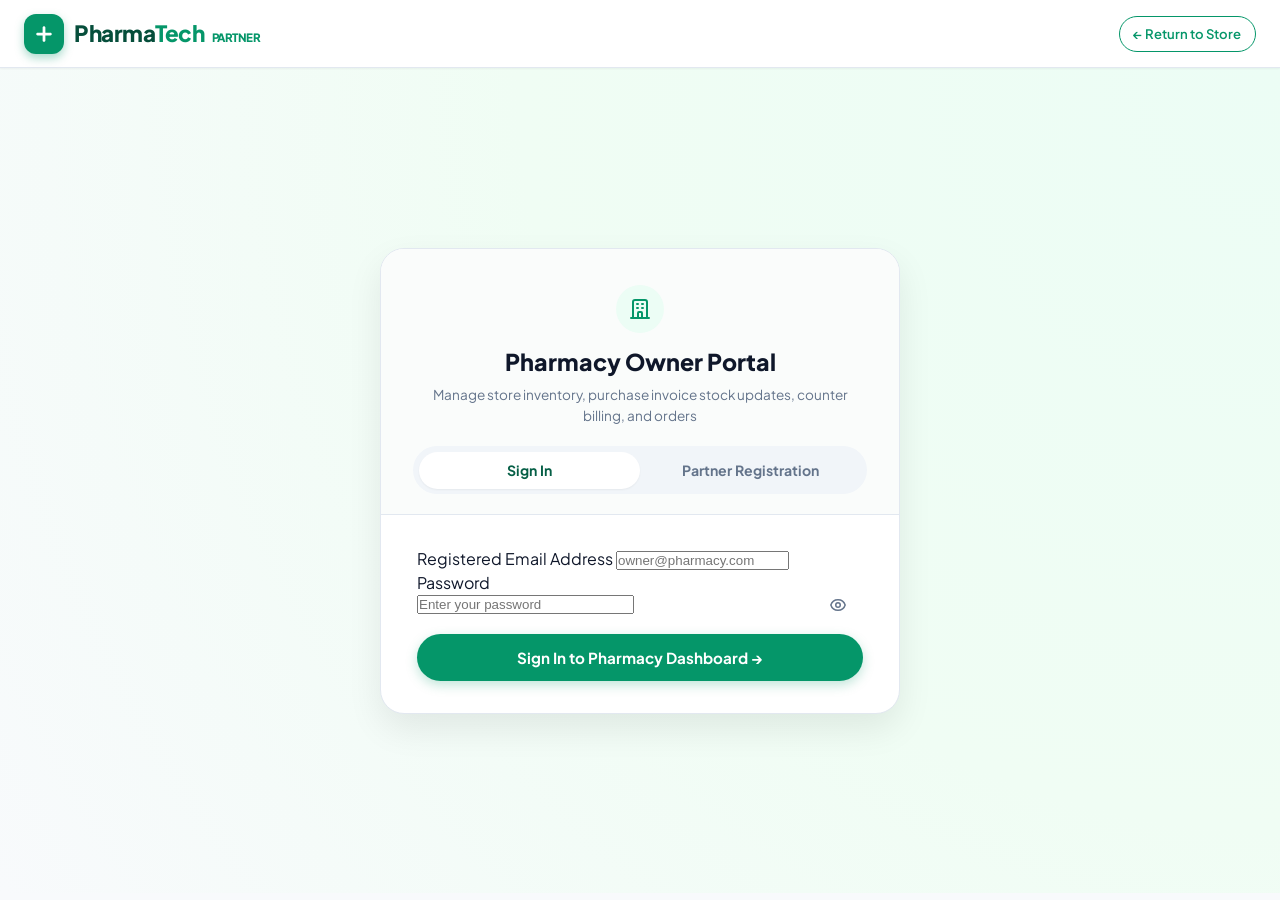
<file: src/main/resources/static/pharmacy-login.html>
<!DOCTYPE html>
<html lang="en">
<head>
  <meta charset="UTF-8">
  <meta name="viewport" content="width=device-width, initial-scale=1.0">
  <title>Pharmacy Partner Sign In – PharmaTech</title>
  <link rel="stylesheet" href="css/style.css">
  <link rel="icon" href="data:image/svg+xml,<svg xmlns='http://www.w3.org/2000/svg' viewBox='0 0 24 24' fill='%23059669'><path d='M19 10.5h-5.5V5c0-.83-.67-1.5-1.5-1.5s-1.5.67-1.5 1.5v5.5H5c-.83 0-1.5.67-1.5 1.5s.67 1.5 1.5 1.5h5.5V19c0 .83.67 1.5 1.5 1.5s1.5-.67 1.5-1.5v-5.5H19c.83 0 1.5-.67 1.5-1.5s-.67-1.5-1.5-1.5z'/></svg>">
  <style>
    .auth-page-wrapper {
      min-height: calc(100vh - 75px);
      display: flex;
      align-items: center;
      justify-content: center;
      padding: 2.5rem 1rem;
      background: radial-gradient(circle at top right, #ecfdf5 0%, #f0fdf4 50%, #f8fafc 100%);
    }

    .auth-card {
      background: white;
      border: 1px solid var(--border-light);
      border-radius: var(--radius-xl);
      box-shadow: 0 15px 35px rgba(0, 0, 0, 0.08);
      width: 100%;
      max-width: 520px;
      overflow: hidden;
      animation: fadeIn 0.3s ease;
    }

    @keyframes fadeIn {
      from { opacity: 0; transform: translateY(8px); }
      to { opacity: 1; transform: translateY(0); }
    }

    .auth-header {
      padding: 2.25rem 2rem 1.25rem;
      text-align: center;
      background: #fafcfb;
      border-bottom: 1px solid var(--border-light);
    }

    .auth-tab-group {
      display: flex;
      background: #f1f5f9;
      padding: 0.35rem;
      border-radius: var(--radius-full);
      margin-top: 1.25rem;
    }

    .auth-tab-btn {
      flex: 1;
      padding: 0.6rem 1rem;
      border: none;
      background: transparent;
      border-radius: var(--radius-full);
      font-family: inherit;
      font-size: 0.88rem;
      font-weight: 700;
      color: var(--text-muted);
      cursor: pointer;
      transition: all 0.2s ease;
    }

    .auth-tab-btn.active {
      background: white;
      color: #065f46;
      box-shadow: var(--shadow-sm);
    }

    .auth-body {
      padding: 2rem 2.25rem;
    }

    .password-input-group {
      position: relative;
      display: flex;
      align-items: center;
    }

    .password-input-group input {
      padding-right: 2.75rem;
    }

    .password-toggle-btn {
      position: absolute;
      right: 0.75rem;
      background: none;
      border: none;
      cursor: pointer;
      color: var(--text-muted);
      display: flex;
      align-items: center;
      justify-content: center;
      padding: 0.25rem;
    }

    .auth-alert {
      display: none;
      padding: 0.75rem 1rem;
      border-radius: var(--radius-md);
      font-size: 0.85rem;
      margin-bottom: 1.25rem;
      font-weight: 600;
    }

    .form-row {
      display: grid;
      grid-template-columns: 1fr 1fr;
      gap: 1rem;
    }
  </style>
</head>
<body>

  <!-- Clean Professional Header -->
  <header class="navbar-wrapper">
    <div class="navbar-container">
      <a href="index.html" class="brand-logo">
        <div class="brand-icon-box" style="background: #059669; color: white;">
          <svg width="22" height="22" viewBox="0 0 24 24" fill="currentColor">
            <path d="M19 10.5h-5.5V5c0-.83-.67-1.5-1.5-1.5s-1.5.67-1.5 1.5v5.5H5c-.83 0-1.5.67-1.5 1.5s.67 1.5 1.5 1.5h5.5V19c0 .83.67 1.5 1.5 1.5s1.5-.67 1.5-1.5v-5.5H19c.83 0 1.5-.67 1.5-1.5s-.67-1.5-1.5-1.5z"/>
          </svg>
        </div>
        <div class="brand-text">Pharma<span>Tech</span> <small style="font-size: 0.72rem; color: #059669; font-weight: 800; text-transform: uppercase; margin-left: 0.25rem;">Partner</small></div>
      </a>
      <div>
        <a href="index.html" class="btn btn-outline-primary" style="font-size: 0.82rem; padding: 0.45rem 0.85rem;">
          ← Return to Store
        </a>
      </div>
    </div>
  </header>

  <!-- Main Auth Card -->
  <main class="auth-page-wrapper">
    <div class="auth-card">
      <div class="auth-header">
        <div style="display: inline-flex; align-items: center; justify-content: center; width: 48px; height: 48px; background: #ecfdf5; color: #059669; border-radius: 50%; margin-bottom: 0.75rem;">
          <svg width="24" height="24" fill="none" stroke="currentColor" viewBox="0 0 24 24">
            <path stroke-linecap="round" stroke-linejoin="round" stroke-width="2" d="M19 21V5a2 2 0 00-2-2H7a2 2 0 00-2 2v16m14 0h2m-2 0h-5m-9 0H3m2 0h5M9 7h1m-1 4h1m4-4h1m-1 4h1m-5 10v-5a1 1 0 011-1h2a1 1 0 011 1v5m-4 0h4"></path>
          </svg>
        </div>
        <h2 style="font-size: 1.45rem; font-weight: 800; color: var(--text-main); margin: 0;">Pharmacy Owner Portal</h2>
        <p style="font-size: 0.85rem; color: var(--text-muted); margin-top: 0.35rem;">
          Manage store inventory, purchase invoice stock updates, counter billing, and orders
        </p>

        <!-- Tab Controls -->
        <div class="auth-tab-group">
          <button class="auth-tab-btn active" data-tab="tabLogin">Sign In</button>
          <button class="auth-tab-btn" data-tab="tabRegister">Partner Registration</button>
        </div>
      </div>

      <div class="auth-body">
        
        <!-- Panel 1: Pharmacy Owner Login -->
        <div id="tabLogin" class="auth-form-panel">
          <div id="pharmacyLoginAlert" class="auth-alert"></div>

          <form id="pharmacyLoginForm" autocomplete="off">
            <div class="form-group">
              <label class="form-label" for="pharmLoginEmail">Registered Email Address</label>
              <input type="email" id="pharmLoginEmail" class="form-input" placeholder="owner@pharmacy.com" required autocomplete="off">
            </div>

            <div class="form-group">
              <label class="form-label" for="pharmLoginPassword">Password</label>
              <div class="password-input-group">
                <input type="password" id="pharmLoginPassword" class="form-input" placeholder="Enter your password" required autocomplete="current-password">
                <button type="button" class="password-toggle-btn" data-target="pharmLoginPassword" aria-label="Toggle password visibility">
                  <svg width="18" height="18" fill="none" stroke="currentColor" viewBox="0 0 24 24"><path stroke-linecap="round" stroke-linejoin="round" stroke-width="2" d="M15 12a3 3 0 11-6 0 3 3 0 016 0z"></path><path stroke-linecap="round" stroke-linejoin="round" stroke-width="2" d="M2.458 12C3.732 7.943 7.523 5 12 5c4.478 0 8.268 2.943 9.542 7-1.274 4.057-5.064 7-9.542 7-4.477 0-8.268-2.943-9.542-7z"></path></svg>
                </button>
              </div>
            </div>

            <button type="submit" id="pharmLoginBtn" class="btn btn-primary" style="width: 100%; padding: 0.85rem; margin-top: 1.25rem; font-weight: 700; font-size: 0.95rem;">
              Sign In to Pharmacy Dashboard →
            </button>
          </form>
        </div>

        <!-- Panel 2: Pharmacy Owner Registration -->
        <div id="tabRegister" class="auth-form-panel" style="display: none;">
          <div id="pharmacyRegisterAlert" class="auth-alert"></div>

          <form id="pharmacyRegisterForm" autocomplete="off">
            <div class="form-row">
              <div class="form-group">
                <label class="form-label" for="pharmRegStoreName">Pharmacy Name</label>
                <input type="text" id="pharmRegStoreName" class="form-input" placeholder="e.g. Apollo Pharmacy Express" required>
              </div>
              <div class="form-group">
                <label class="form-label" for="pharmRegOwnerName">Owner Full Name</label>
                <input type="text" id="pharmRegOwnerName" class="form-input" placeholder="Dr. Vikram Patel" required>
              </div>
            </div>

            <div class="form-row">
              <div class="form-group">
                <label class="form-label" for="pharmRegEmail">Email Address</label>
                <input type="email" id="pharmRegEmail" class="form-input" placeholder="owner@example.com" required>
              </div>
              <div class="form-group">
                <label class="form-label" for="pharmRegPhone">Mobile Number</label>
                <input type="tel" id="pharmRegPhone" class="form-input" placeholder="10-digit number" required>
              </div>
            </div>

            <div class="form-group">
              <label class="form-label" for="pharmRegLicense">Drug Licence Number</label>
              <input type="text" id="pharmRegLicense" class="form-input" placeholder="e.g. DL-KA-2024-984321" required>
            </div>

            <div class="form-group">
              <label class="form-label" for="pharmRegAddress">Pharmacy Store Address</label>
              <input type="text" id="pharmRegAddress" class="form-input" placeholder="Shop / Plot No., Street, Area" required>
            </div>

            <div class="form-row">
              <div class="form-group">
                <label class="form-label" for="pharmRegCity">City</label>
                <input type="text" id="pharmRegCity" class="form-input" placeholder="e.g. Bangalore" required>
              </div>
              <div class="form-group">
                <label class="form-label" for="pharmRegPin">PIN Code</label>
                <input type="text" id="pharmRegPin" class="form-input" placeholder="e.g. 560038" required>
              </div>
            </div>

            <div class="form-row">
              <div class="form-group">
                <label class="form-label" for="pharmRegPassword">Password</label>
                <div class="password-input-group">
                  <input type="password" id="pharmRegPassword" class="form-input" placeholder="Min. 6 characters" required>
                  <button type="button" class="password-toggle-btn" data-target="pharmRegPassword">
                    <svg width="18" height="18" fill="none" stroke="currentColor" viewBox="0 0 24 24"><path stroke-linecap="round" stroke-linejoin="round" stroke-width="2" d="M15 12a3 3 0 11-6 0 3 3 0 016 0z"></path><path stroke-linecap="round" stroke-linejoin="round" stroke-width="2" d="M2.458 12C3.732 7.943 7.523 5 12 5c4.478 0 8.268 2.943 9.542 7-1.274 4.057-5.064 7-9.542 7-4.477 0-8.268-2.943-9.542-7z"></path></svg>
                  </button>
                </div>
              </div>
              <div class="form-group">
                <label class="form-label" for="pharmRegConfirm">Confirm Password</label>
                <div class="password-input-group">
                  <input type="password" id="pharmRegConfirm" class="form-input" placeholder="Re-enter password" required>
                  <button type="button" class="password-toggle-btn" data-target="pharmRegConfirm">
                    <svg width="18" height="18" fill="none" stroke="currentColor" viewBox="0 0 24 24"><path stroke-linecap="round" stroke-linejoin="round" stroke-width="2" d="M15 12a3 3 0 11-6 0 3 3 0 016 0z"></path><path stroke-linecap="round" stroke-linejoin="round" stroke-width="2" d="M2.458 12C3.732 7.943 7.523 5 12 5c4.478 0 8.268 2.943 9.542 7-1.274 4.057-5.064 7-9.542 7-4.477 0-8.268-2.943-9.542-7z"></path></svg>
                  </button>
                </div>
              </div>
            </div>

            <button type="submit" id="pharmRegBtn" class="btn btn-primary" style="width: 100%; padding: 0.85rem; margin-top: 1rem; font-weight: 700;">
              Register Pharmacy & Continue →
            </button>
          </form>
        </div>

      </div>
    </div>
  </main>

  <script src="js/api.js"></script>
  <script src="js/auth.js"></script>
</body>
</html>
</file>
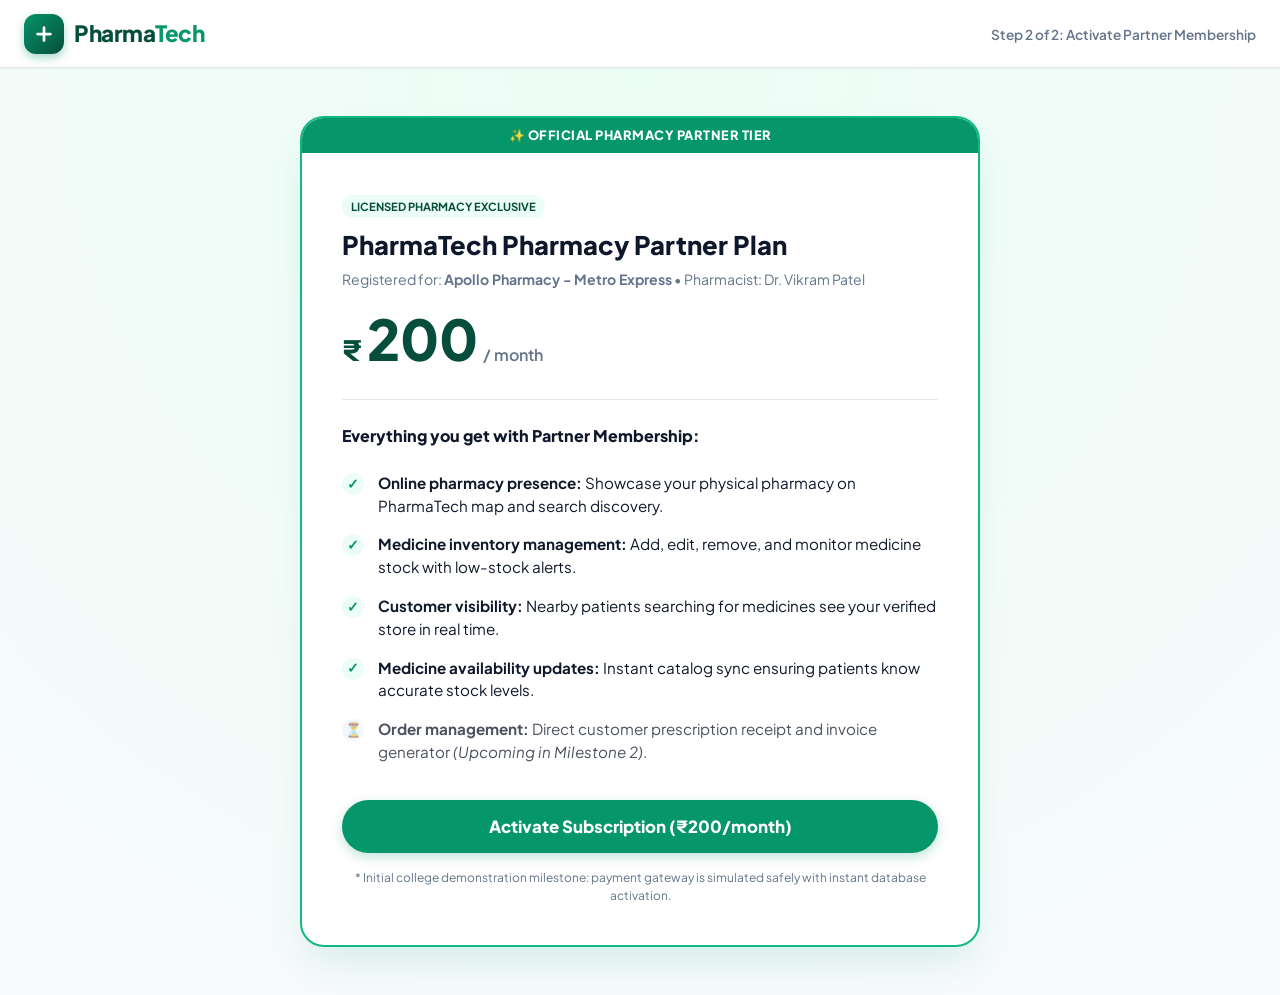
<file: src/main/resources/static/pharmacy-subscription.html>
<!DOCTYPE html>
<html lang="en">
<head>
  <meta charset="UTF-8">
  <meta name="viewport" content="width=device-width, initial-scale=1.0">
  <title>Partner Plan Subscription – PharmaTech</title>
  <link rel="stylesheet" href="css/style.css">
  <link rel="icon" href="data:image/svg+xml,<svg xmlns='http://www.w3.org/2000/svg' viewBox='0 0 24 24' fill='%23059669'><path d='M19 10.5h-5.5V5c0-.83-.67-1.5-1.5-1.5s-1.5.67-1.5 1.5v5.5H5c-.83 0-1.5.67-1.5 1.5s.67 1.5 1.5 1.5h5.5V19c0 .83.67 1.5 1.5 1.5s1.5-.67 1.5-1.5v-5.5H19c.83 0 1.5-.67 1.5-1.5s-.67-1.5-1.5-1.5z'/></svg>">
  <style>
    .sub-page-wrapper {
      min-height: calc(100vh - 80px);
      display: flex;
      flex-direction: column;
      align-items: center;
      justify-content: center;
      padding: 3rem 1.5rem;
      background: radial-gradient(circle at center top, #ecfdf5 0%, #f8fafc 100%);
    }

    .sub-container {
      width: 100%;
      max-width: 680px;
    }

    .sub-plan-card {
      background: white;
      border: 2px solid var(--primary-light);
      border-radius: var(--radius-xl);
      box-shadow: 0 20px 40px -10px rgba(5, 150, 105, 0.15);
      overflow: hidden;
      position: relative;
    }

    .sub-badge-top {
      background: var(--primary);
      color: white;
      text-align: center;
      padding: 0.5rem;
      font-size: 0.8rem;
      font-weight: 800;
      letter-spacing: 0.5px;
      text-transform: uppercase;
    }

    .sub-card-body {
      padding: 2.5rem;
    }

    .price-box {
      display: flex;
      align-items: baseline;
      gap: 0.35rem;
      margin: 1.25rem 0 1.75rem;
    }

    .price-currency {
      font-size: 1.75rem;
      font-weight: 800;
      color: var(--primary-dark);
    }

    .price-amount {
      font-size: 3.5rem;
      font-weight: 800;
      color: var(--primary-dark);
      line-height: 1;
    }

    .price-cycle {
      font-size: 1rem;
      color: var(--text-muted);
      font-weight: 600;
    }

    .benefits-list {
      list-style: none;
      display: flex;
      flex-direction: column;
      gap: 1rem;
      margin: 1.5rem 0 2.25rem;
    }

    .benefit-item {
      display: flex;
      align-items: flex-start;
      gap: 0.85rem;
      font-size: 0.95rem;
      color: var(--text-main);
    }

    .check-icon {
      width: 22px;
      height: 22px;
      border-radius: var(--radius-full);
      background: var(--primary-ultra-light);
      color: var(--primary);
      display: flex;
      align-items: center;
      justify-content: center;
      font-size: 0.85rem;
      font-weight: 800;
      flex-shrink: 0;
      margin-top: 1px;
    }

    /* Success Modal */
    .activation-modal-overlay {
      position: fixed;
      top: 0;
      left: 0;
      right: 0;
      bottom: 0;
      background: rgba(15, 23, 42, 0.6);
      backdrop-filter: blur(5px);
      z-index: 500;
      display: none;
      align-items: center;
      justify-content: center;
      padding: 1rem;
    }

    .activation-modal-overlay.open {
      display: flex;
    }

    .activation-modal {
      background: white;
      border-radius: var(--radius-xl);
      max-width: 480px;
      width: 100%;
      padding: 2.5rem;
      text-align: center;
      box-shadow: var(--shadow-xl);
      animation: popUp 0.3s cubic-bezier(0.175, 0.885, 0.32, 1.275);
    }

    @keyframes popUp {
      from { transform: scale(0.85); opacity: 0; }
      to { transform: scale(1); opacity: 1; }
    }

    .celebrate-icon-box {
      width: 72px;
      height: 72px;
      border-radius: var(--radius-full);
      background: #dcfce7;
      color: #15803d;
      font-size: 2.2rem;
      display: flex;
      align-items: center;
      justify-content: center;
      margin: 0 auto 1.25rem;
    }
  </style>
</head>
<body>

  <!-- Minimal Header -->
  <header class="navbar-wrapper">
    <div class="navbar-container">
      <a href="index.html" class="brand-logo">
        <div class="brand-icon-box">
          <svg width="22" height="22" viewBox="0 0 24 24" fill="currentColor">
            <path d="M19 10.5h-5.5V5c0-.83-.67-1.5-1.5-1.5s-1.5.67-1.5 1.5v5.5H5c-.83 0-1.5.67-1.5 1.5s.67 1.5 1.5 1.5h5.5V19c0 .83.67 1.5 1.5 1.5s1.5-.67 1.5-1.5v-5.5H19c.83 0 1.5-.67 1.5-1.5s-.67-1.5-1.5-1.5z"/>
          </svg>
        </div>
        <div class="brand-text">Pharma<span>Tech</span></div>
      </a>

      <div>
        <span style="font-size: 0.85rem; font-weight: 600; color: var(--text-muted);">
          Step 2 of 2: Activate Partner Membership
        </span>
      </div>
    </div>
  </header>

  <main class="sub-page-wrapper">
    <div class="sub-container">

      <div id="subStatusAlert" style="display: none; padding: 1rem 1.25rem; background: #ecfdf5; border: 1.5px solid #6ee7b7; border-radius: var(--radius-md); color: #065f46; font-size: 0.9rem; margin-bottom: 1.5rem; text-align: center;"></div>

      <div class="sub-plan-card">
        <div class="sub-badge-top">
          ✨ Official Pharmacy Partner Tier
        </div>

        <div class="sub-card-body">
          <div style="display: flex; justify-content: space-between; align-items: flex-start;">
            <div>
              <span class="badge" style="background: var(--primary-ultra-light); color: var(--primary-dark); margin-bottom: 0.5rem; display: inline-block;">
                Licensed Pharmacy Exclusive
              </span>
              <h2 style="font-size: 1.6rem; font-weight: 800; color: var(--text-main);">
                PharmaTech Pharmacy Partner Plan
              </h2>
              <p style="font-size: 0.88rem; color: var(--text-muted); margin-top: 0.25rem;">
                Registered for: <strong id="subStoreName">Your Store</strong> • Pharmacist: <span id="subOwnerName">Owner</span>
              </p>
            </div>
          </div>

          <!-- Price Display -->
          <div class="price-box">
            <span class="price-currency">₹</span>
            <span class="price-amount">200</span>
            <span class="price-cycle">/ month</span>
          </div>

          <hr style="border: none; border-top: 1px solid var(--border-light); margin-bottom: 1.5rem;">

          <h4 style="font-size: 1rem; font-weight: 800; color: var(--text-main); margin-bottom: 0.75rem;">
            Everything you get with Partner Membership:
          </h4>

          <!-- Benefits List -->
          <ul class="benefits-list">
            <li class="benefit-item">
              <span class="check-icon">✓</span>
              <div>
                <strong>Online pharmacy presence:</strong> Showcase your physical pharmacy on PharmaTech map and search discovery.
              </div>
            </li>
            <li class="benefit-item">
              <span class="check-icon">✓</span>
              <div>
                <strong>Medicine inventory management:</strong> Add, edit, remove, and monitor medicine stock with low-stock alerts.
              </div>
            </li>
            <li class="benefit-item">
              <span class="check-icon">✓</span>
              <div>
                <strong>Customer visibility:</strong> Nearby patients searching for medicines see your verified store in real time.
              </div>
            </li>
            <li class="benefit-item">
              <span class="check-icon">✓</span>
              <div>
                <strong>Medicine availability updates:</strong> Instant catalog sync ensuring patients know accurate stock levels.
              </div>
            </li>
            <li class="benefit-item" style="opacity: 0.75;">
              <span class="check-icon" style="background: #f1f5f9; color: #64748b;">⏳</span>
              <div>
                <strong>Order management:</strong> Direct customer prescription receipt and invoice generator <em>(Upcoming in Milestone 2)</em>.
              </div>
            </li>
          </ul>

          <!-- Action Button -->
          <button id="activateSubBtn" class="btn btn-primary" style="width: 100%; padding: 1rem; font-size: 1.05rem; font-weight: 800;">
            Activate Subscription (₹200/month)
          </button>

          <p style="font-size: 0.75rem; color: var(--text-muted); text-align: center; margin-top: 1rem;">
            * Initial college demonstration milestone: payment gateway is simulated safely with instant database activation.
          </p>
        </div>
      </div>

    </div>
  </main>

  <!-- Activation Success Modal -->
  <div class="activation-modal-overlay" id="activationSuccessModal">
    <div class="activation-modal">
      <div class="celebrate-icon-box">✓</div>
      <h3 style="font-size: 1.4rem; font-weight: 800; color: var(--text-main); margin-bottom: 0.5rem;">Subscription Activated!</h3>
      <p style="font-size: 0.9rem; color: var(--text-muted); margin-bottom: 1.25rem;">
        Congratulations! Your pharmacy is now fully verified on the PharmaTech network. Your subscription is active for 30 days.
      </p>

      <div style="background: #f8fafc; border: 1px solid var(--border-light); border-radius: var(--radius-md); padding: 0.85rem; font-size: 0.82rem; margin-bottom: 1.5rem; text-align: left;">
        <div><strong>Plan:</strong> PharmaTech Pharmacy Partner Plan (₹200/mo)</div>
        <div style="margin-top: 0.25rem;"><strong>Simulated Txn ID:</strong> <code id="modalTxnId">SIM-TXN-SUCCESS</code></div>
        <div style="margin-top: 0.25rem;"><strong>Status:</strong> <span style="color: #059669; font-weight: 700;">ACTIVE (Saved in Database)</span></div>
      </div>

      <button id="goToDashboardBtn" class="btn btn-primary" style="width: 100%; padding: 0.85rem; font-size: 0.95rem;">
        Open Pharmacy Dashboard →
      </button>
    </div>
  </div>

  <script src="js/api.js"></script>
  <script src="js/subscription.js"></script>
</body>
</html>
</file>
<file: src/main/resources/static/css/style.css>
/* ===================================================================
   PharmaTech Design System & Global Styles
   Modern Healthcare E-Commerce Theme (Emerald Green / Mint / Dark Green)
   =================================================================== */

@import url('https://fonts.googleapis.com/css2?family=Plus+Jakarta+Sans:wght@300;400;500;600;700;800&display=swap');

:root {
  /* Brand Emerald Palette */
  --primary: #059669;
  --primary-hover: #047857;
  --primary-dark: #064e3b;
  --primary-light: #10b981;
  --primary-ultra-light: #ecfdf5;
  --primary-subtle: #d1fae5;
  --primary-glow: rgba(5, 150, 105, 0.15);

  /* Neutrals */
  --bg-main: #f8fafc;
  --bg-card: #ffffff;
  --text-main: #0f172a;
  --text-muted: #64748b;
  --text-subtle: #94a3b8;
  --border-light: #e2e8f0;
  --border-focus: #10b981;

  /* Accent & Status */
  --accent-amber: #f59e0b;
  --accent-amber-light: #fef3c7;
  --accent-rose: #f43f5e;
  --accent-rose-light: #ffe4e6;
  --accent-blue: #0284c7;
  --accent-blue-light: #e0f2fe;

  /* Elevation Shadows */
  --shadow-sm: 0 1px 2px 0 rgba(0, 0, 0, 0.05);
  --shadow-md: 0 4px 6px -1px rgba(0, 0, 0, 0.07), 0 2px 4px -2px rgba(0, 0, 0, 0.05);
  --shadow-lg: 0 10px 15px -3px rgba(0, 0, 0, 0.08), 0 4px 6px -4px rgba(0, 0, 0, 0.04);
  --shadow-xl: 0 20px 25px -5px rgba(0, 0, 0, 0.08), 0 8px 10px -6px rgba(0, 0, 0, 0.04);
  --shadow-card: 0 10px 30px -4px rgba(15, 23, 42, 0.06);

  /* Radii */
  --radius-sm: 8px;
  --radius-md: 12px;
  --radius-lg: 16px;
  --radius-xl: 24px;
  --radius-full: 9999px;

  /* Transitions */
  --transition-fast: 0.15s ease;
  --transition-normal: 0.25s ease;
}

* {
  margin: 0;
  padding: 0;
  box-sizing: border-box;
}

body {
  font-family: 'Plus Jakarta Sans', -apple-system, BlinkMacSystemFont, 'Segoe UI', Roboto, sans-serif;
  background-color: var(--bg-main);
  color: var(--text-main);
  line-height: 1.5;
  -webkit-font-smoothing: antialiased;
}

a {
  color: inherit;
  text-decoration: none;
}

/* ===================================================================
   Navbar Component
   =================================================================== */
.navbar-wrapper {
  position: sticky;
  top: 0;
  z-index: 100;
  background: rgba(255, 255, 255, 0.95);
  backdrop-filter: blur(12px);
  border-bottom: 1px solid var(--border-light);
  box-shadow: var(--shadow-sm);
}

.navbar-container {
  max-width: 1320px;
  margin: 0 auto;
  padding: 0.85rem 1.5rem;
  display: flex;
  align-items: center;
  justify-content: space-between;
  gap: 1.5rem;
}

.brand-logo {
  display: flex;
  align-items: center;
  gap: 0.65rem;
  font-size: 1.4rem;
  font-weight: 800;
  color: var(--primary-dark);
  letter-spacing: -0.5px;
  cursor: pointer;
}

.brand-icon-box {
  width: 40px;
  height: 40px;
  background: linear-gradient(135deg, var(--primary), var(--primary-dark));
  border-radius: var(--radius-md);
  display: flex;
  align-items: center;
  justify-content: center;
  color: white;
  box-shadow: 0 4px 10px rgba(5, 150, 105, 0.35);
}

.brand-text span {
  color: var(--primary);
}

/* Location Selector */
.location-selector {
  display: flex;
  align-items: center;
  gap: 0.5rem;
  padding: 0.5rem 0.85rem;
  background: var(--primary-ultra-light);
  border: 1px solid var(--primary-subtle);
  border-radius: var(--radius-full);
  font-size: 0.85rem;
  font-weight: 600;
  color: var(--primary-dark);
  cursor: pointer;
  transition: var(--transition-fast);
}

.location-selector:hover {
  background: var(--primary-subtle);
}

.location-selector select {
  border: none;
  background: transparent;
  font-family: inherit;
  font-size: 0.85rem;
  font-weight: 600;
  color: var(--primary-dark);
  outline: none;
  cursor: pointer;
}

/* Search Bar (Instamart / Blinkit Style) */
.search-container {
  flex: 1;
  max-width: 580px;
  position: relative;
}

.search-input-wrapper {
  position: relative;
  display: flex;
  align-items: center;
}

.search-input-wrapper svg {
  position: absolute;
  left: 1rem;
  color: var(--text-muted);
  pointer-events: none;
}

.search-input {
  width: 100%;
  padding: 0.75rem 1rem 0.75rem 2.85rem;
  border: 1.5px solid var(--border-light);
  border-radius: var(--radius-full);
  background: #f1f5f9;
  font-size: 0.92rem;
  font-family: inherit;
  color: var(--text-main);
  transition: var(--transition-fast);
}

.search-input:focus {
  outline: none;
  background: #ffffff;
  border-color: var(--primary);
  box-shadow: 0 0 0 3px var(--primary-glow);
}

.search-input::placeholder {
  color: var(--text-muted);
  font-size: 0.88rem;
}

/* Nav Actions */
.nav-actions {
  display: flex;
  align-items: center;
  gap: 0.85rem;
}

.btn {
  display: inline-flex;
  align-items: center;
  justify-content: center;
  gap: 0.5rem;
  padding: 0.65rem 1.25rem;
  font-family: inherit;
  font-size: 0.9rem;
  font-weight: 600;
  border-radius: var(--radius-full);
  border: none;
  cursor: pointer;
  transition: all var(--transition-fast);
}

.btn-primary {
  background: var(--primary);
  color: white;
  box-shadow: 0 4px 12px rgba(5, 150, 105, 0.25);
}

.btn-primary:hover {
  background: var(--primary-hover);
  box-shadow: 0 6px 16px rgba(5, 150, 105, 0.35);
  transform: translateY(-1px);
}

.btn-outline-primary {
  background: transparent;
  color: var(--primary);
  border: 1.5px solid var(--primary);
}

.btn-outline-primary:hover {
  background: var(--primary-ultra-light);
}

.btn-partner {
  background: #ffffff;
  color: var(--primary-dark);
  border: 1.5px solid var(--primary-subtle);
  font-size: 0.85rem;
  font-weight: 700;
  padding: 0.55rem 1rem;
}

.btn-partner:hover {
  background: var(--primary-ultra-light);
  border-color: var(--primary);
}

.cart-btn {
  position: relative;
  background: var(--primary-ultra-light);
  color: var(--primary-dark);
  border-radius: var(--radius-full);
  padding: 0.65rem 1.15rem;
  font-weight: 700;
}

.cart-btn:hover {
  background: var(--primary-subtle);
}

.cart-badge {
  background: var(--primary);
  color: white;
  font-size: 0.72rem;
  padding: 0.15rem 0.45rem;
  border-radius: var(--radius-full);
  font-weight: 800;
}

/* ===================================================================
   Homepage Hero & Promotional Banners
   =================================================================== */
.hero-promo-section {
  max-width: 1320px;
  margin: 1.5rem auto;
  padding: 0 1.5rem;
}

.promo-grid {
  display: grid;
  grid-template-columns: 2fr 1fr 1fr;
  gap: 1.25rem;
}

.promo-card {
  border-radius: var(--radius-lg);
  padding: 1.75rem;
  position: relative;
  overflow: hidden;
  display: flex;
  flex-direction: column;
  justify-content: space-between;
  min-height: 190px;
  box-shadow: var(--shadow-card);
  transition: transform var(--transition-normal);
}

.promo-card:hover {
  transform: translateY(-3px);
}

.promo-card-main {
  background: linear-gradient(135deg, #064e3b 0%, #059669 60%, #10b981 100%);
  color: white;
}

.promo-card-secondary {
  background: linear-gradient(135deg, #ecfdf5 0%, #d1fae5 100%);
  color: var(--primary-dark);
  border: 1px solid #a7f3d0;
}

.promo-card-tertiary {
  background: linear-gradient(135deg, #f0fdf4 0%, #e2e8f0 100%);
  color: var(--text-main);
  border: 1px solid var(--border-light);
}

.promo-tag {
  display: inline-block;
  font-size: 0.75rem;
  font-weight: 800;
  text-transform: uppercase;
  letter-spacing: 0.5px;
  padding: 0.25rem 0.65rem;
  border-radius: var(--radius-full);
  margin-bottom: 0.75rem;
  width: fit-content;
}

.tag-white {
  background: rgba(255, 255, 255, 0.22);
  color: white;
}

.tag-green {
  background: var(--primary);
  color: white;
}

.promo-title {
  font-size: 1.35rem;
  font-weight: 800;
  line-height: 1.25;
  margin-bottom: 0.5rem;
}

.promo-desc {
  font-size: 0.88rem;
  opacity: 0.9;
  margin-bottom: 1rem;
}

/* ===================================================================
   Category Section
   =================================================================== */
.categories-section {
  max-width: 1320px;
  margin: 2.25rem auto 1.5rem;
  padding: 0 1.5rem;
}

.section-header {
  display: flex;
  align-items: center;
  justify-content: space-between;
  margin-bottom: 1.25rem;
}

.section-title {
  font-size: 1.35rem;
  font-weight: 800;
  color: var(--text-main);
  display: flex;
  align-items: center;
  gap: 0.5rem;
}

.categories-bar {
  display: flex;
  gap: 0.75rem;
  overflow-x: auto;
  padding-bottom: 0.5rem;
  scrollbar-width: thin;
}

.category-chip {
  display: flex;
  align-items: center;
  gap: 0.6rem;
  padding: 0.65rem 1.15rem;
  background: white;
  border: 1.5px solid var(--border-light);
  border-radius: var(--radius-full);
  font-size: 0.88rem;
  font-weight: 600;
  color: var(--text-main);
  white-space: nowrap;
  cursor: pointer;
  transition: all var(--transition-fast);
}

.category-chip:hover {
  border-color: var(--primary);
  background: var(--primary-ultra-light);
  color: var(--primary-dark);
}

.category-chip.active {
  background: var(--primary);
  border-color: var(--primary);
  color: white;
  box-shadow: 0 3px 10px rgba(5, 150, 105, 0.3);
}

.category-chip-icon {
  font-size: 1.1rem;
}

/* ===================================================================
   Product Cards Section (Blinkit / Instamart style)
   =================================================================== */
.products-section {
  max-width: 1320px;
  margin: 1.5rem auto 3rem;
  padding: 0 1.5rem;
}

.products-grid {
  display: grid;
  grid-template-columns: repeat(auto-fill, minmax(235px, 1fr));
  gap: 1.25rem;
}

.product-card {
  background: white;
  border-radius: var(--radius-lg);
  border: 1px solid var(--border-light);
  padding: 1.1rem;
  display: flex;
  flex-direction: column;
  justify-content: space-between;
  transition: all var(--transition-normal);
  position: relative;
}

.product-card:hover {
  border-color: #a7f3d0;
  box-shadow: var(--shadow-card);
  transform: translateY(-4px);
}

.product-badge-group {
  display: flex;
  align-items: center;
  justify-content: space-between;
  margin-bottom: 0.75rem;
}

.badge {
  font-size: 0.7rem;
  font-weight: 700;
  padding: 0.2rem 0.55rem;
  border-radius: var(--radius-full);
  text-transform: uppercase;
}

.badge-prescription {
  background: var(--accent-rose-light);
  color: var(--accent-rose);
}

.badge-otc {
  background: var(--primary-ultra-light);
  color: var(--primary-dark);
}

.badge-stock {
  font-size: 0.72rem;
  font-weight: 600;
  color: var(--primary);
  display: flex;
  align-items: center;
  gap: 0.3rem;
}

.product-image-container {
  height: 140px;
  display: flex;
  align-items: center;
  justify-content: center;
  background: #f8fafc;
  border-radius: var(--radius-md);
  margin-bottom: 0.85rem;
  position: relative;
}

.product-svg-icon {
  width: 68px;
  height: 68px;
  color: var(--primary);
  opacity: 0.85;
}

.product-category-text {
  font-size: 0.75rem;
  font-weight: 600;
  color: var(--text-muted);
  text-transform: uppercase;
  letter-spacing: 0.5px;
}

.product-name {
  font-size: 1rem;
  font-weight: 700;
  color: var(--text-main);
  margin-top: 0.2rem;
  line-height: 1.3;
}

.product-strength {
  font-size: 0.82rem;
  color: var(--text-muted);
  margin-bottom: 0.35rem;
}

.product-brand {
  font-size: 0.78rem;
  font-weight: 600;
  color: var(--primary-dark);
  background: var(--primary-ultra-light);
  display: inline-block;
  padding: 0.15rem 0.5rem;
  border-radius: var(--radius-sm);
  margin-bottom: 0.85rem;
  width: fit-content;
}

.product-bottom-row {
  display: flex;
  align-items: center;
  justify-content: space-between;
  margin-top: auto;
  padding-top: 0.75rem;
  border-top: 1px solid #f1f5f9;
}

.product-price-box {
  display: flex;
  flex-direction: column;
}

.product-price-label {
  font-size: 0.7rem;
  color: var(--text-subtle);
  font-weight: 600;
}

.product-price {
  font-size: 1.15rem;
  font-weight: 800;
  color: var(--text-main);
}

.btn-add-cart {
  background: var(--primary-ultra-light);
  color: var(--primary-dark);
  border: 1.5px solid var(--primary-subtle);
  font-size: 0.82rem;
  font-weight: 700;
  padding: 0.45rem 0.9rem;
  border-radius: var(--radius-full);
  cursor: pointer;
  transition: all var(--transition-fast);
}

.btn-add-cart:hover {
  background: var(--primary);
  color: white;
  border-color: var(--primary);
  box-shadow: 0 4px 10px rgba(5, 150, 105, 0.25);
}

/* ===================================================================
   Nearby Pharmacies Section
   =================================================================== */
.pharmacies-section {
  max-width: 1320px;
  margin: 1rem auto 3.5rem;
  padding: 0 1.5rem;
}

.pharmacy-cards-grid {
  display: grid;
  grid-template-columns: repeat(auto-fill, minmax(290px, 1fr));
  gap: 1.25rem;
}

.pharmacy-card {
  background: white;
  border: 1px solid var(--border-light);
  border-radius: var(--radius-lg);
  padding: 1.25rem;
  display: flex;
  flex-direction: column;
  justify-content: space-between;
  box-shadow: var(--shadow-sm);
  transition: all var(--transition-normal);
}

.pharmacy-card:hover {
  box-shadow: var(--shadow-card);
  border-color: #a7f3d0;
  transform: translateY(-2px);
}

.pharmacy-card-header {
  display: flex;
  align-items: flex-start;
  justify-content: space-between;
  gap: 0.5rem;
}

.pharmacy-store-name {
  font-size: 1.05rem;
  font-weight: 700;
  color: var(--text-main);
}

.rating-pill {
  background: #fef3c7;
  color: #b45309;
  font-size: 0.75rem;
  font-weight: 700;
  padding: 0.2rem 0.5rem;
  border-radius: var(--radius-full);
  display: flex;
  align-items: center;
  gap: 0.2rem;
  white-space: nowrap;
}

.pharmacy-address {
  font-size: 0.82rem;
  color: var(--text-muted);
  margin: 0.5rem 0 0.75rem;
  line-height: 1.4;
}

.pharmacy-badges {
  display: flex;
  align-items: center;
  gap: 0.5rem;
  font-size: 0.75rem;
  font-weight: 600;
  color: var(--primary);
}

/* ===================================================================
   Footer
   =================================================================== */
.footer-wrapper {
  background: #0f172a;
  color: #94a3b8;
  padding: 3.5rem 1.5rem 1.5rem;
  border-top: 1px solid #1e293b;
}

.footer-container {
  max-width: 1320px;
  margin: 0 auto;
  display: grid;
  grid-template-columns: 2fr 1fr 1fr 1fr;
  gap: 2.5rem;
  padding-bottom: 2.5rem;
  border-bottom: 1px solid #1e293b;
}

.footer-col h4 {
  color: white;
  font-size: 1rem;
  font-weight: 700;
  margin-bottom: 1rem;
}

.footer-links {
  list-style: none;
  display: flex;
  flex-direction: column;
  gap: 0.65rem;
  font-size: 0.88rem;
}

.footer-links a:hover {
  color: var(--primary-light);
}

.footer-bottom {
  max-width: 1320px;
  margin: 1.5rem auto 0;
  display: flex;
  align-items: center;
  justify-content: space-between;
  font-size: 0.82rem;
}

/* ===================================================================
   Shopping Cart Slide-Over Drawer
   =================================================================== */
.cart-drawer-overlay {
  position: fixed;
  top: 0;
  left: 0;
  right: 0;
  bottom: 0;
  background: rgba(15, 23, 42, 0.45);
  backdrop-filter: blur(4px);
  z-index: 200;
  display: none;
  justify-content: flex-end;
}

.cart-drawer-overlay.open {
  display: flex;
}

.cart-drawer {
  width: 100%;
  max-width: 420px;
  background: white;
  height: 100%;
  display: flex;
  flex-direction: column;
  padding: 1.5rem;
  box-shadow: -10px 0 30px rgba(0, 0, 0, 0.15);
  animation: slideInRight 0.25s ease-out;
}

@keyframes slideInRight {
  from { transform: translateX(100%); }
  to { transform: translateX(0); }
}

.cart-drawer-header {
  display: flex;
  align-items: center;
  justify-content: space-between;
  padding-bottom: 1rem;
  border-bottom: 1px solid var(--border-light);
}

.cart-items-list {
  flex: 1;
  overflow-y: auto;
  padding: 1rem 0;
  display: flex;
  flex-direction: column;
  gap: 1rem;
}

.cart-item {
  display: flex;
  align-items: center;
  justify-content: space-between;
  background: #f8fafc;
  padding: 0.75rem 1rem;
  border-radius: var(--radius-md);
  border: 1px solid var(--border-light);
}

.cart-item-info h5 {
  font-size: 0.92rem;
  font-weight: 700;
  color: var(--text-main);
}

.cart-item-info p {
  font-size: 0.78rem;
  color: var(--text-muted);
}

.cart-qty-ctrls {
  display: flex;
  align-items: center;
  gap: 0.5rem;
}

.cart-qty-btn {
  width: 28px;
  height: 28px;
  border: 1px solid var(--border-light);
  background: white;
  border-radius: var(--radius-full);
  display: flex;
  align-items: center;
  justify-content: center;
  cursor: pointer;
  font-weight: 700;
}

.cart-drawer-footer {
  padding-top: 1rem;
  border-top: 1px solid var(--border-light);
}

.cart-total-row {
  display: flex;
  align-items: center;
  justify-content: space-between;
  font-size: 1.1rem;
  font-weight: 800;
  margin-bottom: 1rem;
}

/* ===================================================================
   Responsive Breakpoints
   =================================================================== */
@media (max-width: 1024px) {
  .promo-grid {
    grid-template-columns: 1fr;
  }
  .footer-container {
    grid-template-columns: 1fr 1fr;
  }
}

@media (max-width: 768px) {
  .navbar-container {
    flex-wrap: wrap;
    gap: 0.75rem;
  }
  .search-container {
    order: 3;
    max-width: 100%;
    width: 100%;
  }
  .location-selector {
    display: none;
  }
  .footer-container {
    grid-template-columns: 1fr;
  }
}

/* ===================================================================
   Modals, Popups, and Stepper Controls
   =================================================================== */
.modal-overlay {
  position: fixed;
  top: 0;
  left: 0;
  right: 0;
  bottom: 0;
  background: rgba(15, 23, 42, 0.65);
  backdrop-filter: blur(4px);
  z-index: 1000;
  display: none;
  align-items: center;
  justify-content: center;
  padding: 1rem;
}

.modal-overlay.open {
  display: flex !important;
}

.modal-card {
  background: white;
  border-radius: var(--radius-xl, 1rem);
  width: 100%;
  max-width: 580px;
  max-height: 90vh;
  overflow-y: auto;
  box-shadow: 0 20px 25px -5px rgba(0, 0, 0, 0.25), 0 8px 10px -6px rgba(0, 0, 0, 0.2);
  display: flex;
  flex-direction: column;
  animation: modalPop 0.25s cubic-bezier(0.16, 1, 0.3, 1);
}

@keyframes modalPop {
  0% { transform: scale(0.95); opacity: 0; }
  100% { transform: scale(1); opacity: 1; }
}

.modal-header {
  padding: 1.25rem 1.5rem;
  border-bottom: 1px solid var(--border-light);
  display: flex;
  align-items: center;
  justify-content: space-between;
}

.modal-header h3 {
  font-size: 1.15rem;
  font-weight: 800;
  color: var(--text-main);
  margin: 0;
}

.modal-close-btn {
  background: none;
  border: none;
  font-size: 1.6rem;
  line-height: 1;
  color: var(--text-muted);
  cursor: pointer;
  padding: 0.25rem 0.5rem;
  border-radius: var(--radius-sm);
  transition: all 0.15s ease;
}

.modal-close-btn:hover {
  color: #ef4444;
  background: #fef2f2;
}

.modal-body {
  padding: 1.5rem;
  flex: 1;
}

.modal-footer {
  padding: 1rem 1.5rem;
  border-top: 1px solid var(--border-light);
  display: flex;
  align-items: center;
  justify-content: flex-end;
  gap: 0.75rem;
  background: #f8fafc;
}

/* Stepper Component */
.stepper-container {
  display: flex;
  justify-content: space-between;
  position: relative;
  margin: 1.5rem 0 1.25rem;
}

.stepper-progress {
  position: absolute;
  top: 15px;
  left: 20px;
  right: 20px;
  height: 3px;
  background: #e2e8f0;
  z-index: 1;
}

.step-item {
  position: relative;
  z-index: 2;
  text-align: center;
  display: flex;
  flex-direction: column;
  align-items: center;
  gap: 0.35rem;
  flex: 1;
}

.step-circle {
  width: 32px;
  height: 32px;
  border-radius: 50%;
  background: white;
  border: 2px solid #cbd5e1;
  display: flex;
  align-items: center;
  justify-content: center;
  font-size: 0.8rem;
  font-weight: 800;
  color: #64748b;
  transition: all 0.2s;
}

.step-item.active .step-circle {
  border-color: var(--primary);
  background: var(--primary);
  color: white;
  box-shadow: 0 0 0 4px #d1fae5;
}

.step-item.completed .step-circle {
  border-color: var(--primary);
  background: var(--primary);
  color: white;
}

.step-label {
  font-size: 0.72rem;
  font-weight: 700;
  color: var(--text-muted);
}

.step-item.active .step-label {
  color: var(--primary);
}

/* Badges & Pills */
.badge-emergency-pulse {
  background: #ef4444;
  color: white;
  font-weight: 800;
  padding: 0.25rem 0.65rem;
  border-radius: var(--radius-full);
  font-size: 0.75rem;
  display: inline-flex;
  align-items: center;
  gap: 0.35rem;
  animation: pulseEmergency 1.5s infinite;
}

@keyframes pulseEmergency {
  0% { transform: scale(1); box-shadow: 0 0 0 0 rgba(239, 68, 68, 0.7); }
  70% { transform: scale(1.03); box-shadow: 0 0 0 6px rgba(239, 68, 68, 0); }
  100% { transform: scale(1); box-shadow: 0 0 0 0 rgba(239, 68, 68, 0); }
}

.badge-normal-priority {
  background: #e0f2fe;
  color: #0369a1;
  font-weight: 700;
  padding: 0.25rem 0.65rem;
  border-radius: var(--radius-full);
  font-size: 0.75rem;
}

.store-status-pill {
  display: inline-flex;
  align-items: center;
  gap: 0.35rem;
  padding: 0.25rem 0.6rem;
  border-radius: var(--radius-full);
  background: #ecfdf5;
  color: #047857;
  font-weight: 700;
}

.status-dot {
  width: 7px;
  height: 7px;
  border-radius: 50%;
  background: #10b981;
}

.status-available {
  background: #dcfce7;
  color: #15803d;
}

.status-low {
  background: #fef3c7;
  color: #b45309;
}
</file>
<file: src/main/resources/static/css/common.css>
/* ===================================================================
   PharmaTech Common Stylesheet Bridge
   Imports master design system (style.css) and ensures all components
   (modals, stepper, badges, buttons, typography) render seamlessly.
   =================================================================== */

@import url('style.css');

/* Additional helpers for Leaflet map popups and layout containers */
.leaflet-popup-content-wrapper {
  border-radius: var(--radius-md, 12px) !important;
  font-family: inherit !important;
}

.leaflet-popup-content {
  margin: 12px 14px !important;
  line-height: 1.4 !important;
  font-size: 0.85rem !important;
}
</file>
<file: src/main/resources/static/css/dashboard.css>
/* ===================================================================
   PharmaTech Pharmacy Owner Dashboard Styles
   =================================================================== */

.dashboard-layout {
  display: flex;
  min-height: 100vh;
  background-color: #f8fafc;
}

/* Sidebar */
.dashboard-sidebar {
  width: 260px;
  background: #ffffff;
  border-right: 1px solid var(--border-light);
  display: flex;
  flex-direction: column;
  position: sticky;
  top: 0;
  height: 100vh;
  z-index: 50;
  transition: width var(--transition-normal);
}

.sidebar-header {
  padding: 1.5rem 1.25rem;
  border-bottom: 1px solid var(--border-light);
  display: flex;
  align-items: center;
  justify-content: space-between;
}

.sidebar-brand {
  display: flex;
  align-items: center;
  gap: 0.6rem;
  font-size: 1.25rem;
  font-weight: 800;
  color: var(--primary-dark);
}

.sidebar-nav {
  flex: 1;
  padding: 1.25rem 0.85rem;
  list-style: none;
  display: flex;
  flex-direction: column;
  gap: 0.35rem;
  overflow-y: auto;
}

.nav-item-link {
  display: flex;
  align-items: center;
  gap: 0.85rem;
  padding: 0.75rem 1rem;
  border-radius: var(--radius-md);
  font-size: 0.9rem;
  font-weight: 600;
  color: var(--text-muted);
  transition: all var(--transition-fast);
  cursor: pointer;
  position: relative;
}

.nav-item-link:hover {
  background: var(--primary-ultra-light);
  color: var(--primary-dark);
}

.nav-item-link.active {
  background: var(--primary);
  color: white;
  box-shadow: 0 4px 12px rgba(5, 150, 105, 0.25);
}

.nav-item-link.active .nav-icon {
  color: white;
}

.nav-icon {
  width: 20px;
  height: 20px;
  display: flex;
  align-items: center;
  justify-content: center;
  color: var(--text-muted);
}

.sidebar-badge {
  font-size: 0.65rem;
  font-weight: 700;
  text-transform: uppercase;
  padding: 0.15rem 0.45rem;
  border-radius: var(--radius-full);
  margin-left: auto;
}

.badge-coming-soon {
  background: #f1f5f9;
  color: #64748b;
  border: 1px solid #cbd5e1;
}

.badge-active-plan {
  background: #d1fae5;
  color: #065f46;
}

.sidebar-footer {
  padding: 1.25rem;
  border-top: 1px solid var(--border-light);
  background: #fcfdfe;
}

.owner-mini-card {
  display: flex;
  align-items: center;
  gap: 0.75rem;
}

.owner-avatar {
  width: 38px;
  height: 38px;
  border-radius: var(--radius-full);
  background: var(--primary-subtle);
  color: var(--primary-dark);
  display: flex;
  align-items: center;
  justify-content: center;
  font-weight: 700;
  font-size: 0.95rem;
}

.owner-details h5 {
  font-size: 0.88rem;
  font-weight: 700;
  color: var(--text-main);
  white-space: nowrap;
  overflow: hidden;
  text-overflow: ellipsis;
  max-width: 140px;
}

.owner-details p {
  font-size: 0.72rem;
  color: var(--text-muted);
}

/* Dashboard Content Area */
.dashboard-main {
  flex: 1;
  display: flex;
  flex-direction: column;
  overflow-x: hidden;
}

.dashboard-topbar {
  background: white;
  border-bottom: 1px solid var(--border-light);
  padding: 1rem 2rem;
  display: flex;
  align-items: center;
  justify-content: space-between;
}

.topbar-left h2 {
  font-size: 1.35rem;
  font-weight: 800;
  color: var(--text-main);
}

.topbar-left p {
  font-size: 0.82rem;
  color: var(--text-muted);
}

.topbar-right {
  display: flex;
  align-items: center;
  gap: 1rem;
}

.store-status-pill {
  display: flex;
  align-items: center;
  gap: 0.4rem;
  background: #ecfdf5;
  color: #065f46;
  border: 1px solid #a7f3d0;
  padding: 0.35rem 0.85rem;
  border-radius: var(--radius-full);
  font-size: 0.8rem;
  font-weight: 700;
}

.status-dot {
  width: 8px;
  height: 8px;
  border-radius: var(--radius-full);
  background: #10b981;
}

.dashboard-body {
  padding: 2rem;
  flex: 1;
}

/* Metrics Cards Grid */
.metrics-grid {
  display: grid;
  grid-template-columns: repeat(auto-fit, minmax(230px, 1fr));
  gap: 1.25rem;
  margin-bottom: 2rem;
}

.metric-card {
  background: white;
  border: 1px solid var(--border-light);
  border-radius: var(--radius-lg);
  padding: 1.4rem;
  display: flex;
  align-items: center;
  justify-content: space-between;
  box-shadow: var(--shadow-sm);
  transition: transform var(--transition-fast);
}

.metric-card:hover {
  transform: translateY(-2px);
  box-shadow: var(--shadow-md);
}

.metric-info h6 {
  font-size: 0.82rem;
  font-weight: 600;
  color: var(--text-muted);
  text-transform: uppercase;
  letter-spacing: 0.5px;
}

.metric-value {
  font-size: 2rem;
  font-weight: 800;
  color: var(--text-main);
  margin-top: 0.35rem;
  line-height: 1;
}

.metric-icon-box {
  width: 48px;
  height: 48px;
  border-radius: var(--radius-md);
  display: flex;
  align-items: center;
  justify-content: center;
}

.icon-emerald {
  background: var(--primary-ultra-light);
  color: var(--primary);
}

.icon-amber {
  background: var(--accent-amber-light);
  color: var(--accent-amber);
}

.icon-blue {
  background: var(--accent-blue-light);
  color: var(--accent-blue);
}

.icon-purple {
  background: #f3e8ff;
  color: #9333ea;
}

/* Inventory Section */
.content-card {
  background: white;
  border: 1px solid var(--border-light);
  border-radius: var(--radius-lg);
  box-shadow: var(--shadow-sm);
  margin-bottom: 2rem;
  overflow: hidden;
}

.card-header-bar {
  padding: 1.25rem 1.5rem;
  border-bottom: 1px solid var(--border-light);
  display: flex;
  align-items: center;
  justify-content: space-between;
  flex-wrap: wrap;
  gap: 1rem;
}

.card-header-bar h3 {
  font-size: 1.15rem;
  font-weight: 700;
  color: var(--text-main);
}

.inventory-toolbar {
  display: flex;
  align-items: center;
  gap: 0.75rem;
}

.search-box-sm {
  position: relative;
  display: flex;
  align-items: center;
}

.search-box-sm input {
  padding: 0.5rem 0.85rem 0.5rem 2.2rem;
  border: 1px solid var(--border-light);
  border-radius: var(--radius-md);
  font-family: inherit;
  font-size: 0.85rem;
  outline: none;
  width: 220px;
}

.search-box-sm input:focus {
  border-color: var(--primary);
}

.search-box-sm svg {
  position: absolute;
  left: 0.7rem;
  color: var(--text-muted);
}

/* Data Table */
.data-table-wrapper {
  overflow-x: auto;
}

.data-table {
  width: 100%;
  border-collapse: collapse;
  text-align: left;
  font-size: 0.88rem;
}

.data-table th {
  background: #f8fafc;
  padding: 0.85rem 1.25rem;
  font-weight: 700;
  color: var(--text-muted);
  border-bottom: 1px solid var(--border-light);
  font-size: 0.78rem;
  text-transform: uppercase;
  letter-spacing: 0.5px;
}

.data-table td {
  padding: 1rem 1.25rem;
  border-bottom: 1px solid var(--border-light);
  color: var(--text-main);
  vertical-align: middle;
}

.data-table tbody tr:hover {
  background-color: #f8fafc;
}

.table-med-title {
  font-weight: 700;
  color: var(--text-main);
}

.table-med-sub {
  font-size: 0.75rem;
  color: var(--text-muted);
}

.stock-tag {
  display: inline-flex;
  align-items: center;
  gap: 0.3rem;
  font-size: 0.75rem;
  font-weight: 700;
  padding: 0.2rem 0.6rem;
  border-radius: var(--radius-full);
}

.stock-in {
  background: #dcfce7;
  color: #15803d;
}

.stock-low {
  background: #fef3c7;
  color: #b45309;
}

.stock-out {
  background: #ffe4e6;
  color: #be123c;
}

.action-buttons-group {
  display: flex;
  align-items: center;
  gap: 0.5rem;
}

.btn-icon-action {
  width: 32px;
  height: 32px;
  border-radius: var(--radius-sm);
  border: 1px solid var(--border-light);
  background: white;
  display: flex;
  align-items: center;
  justify-content: center;
  cursor: pointer;
  transition: all var(--transition-fast);
  color: var(--text-muted);
}

.btn-icon-action:hover {
  background: var(--primary-ultra-light);
  color: var(--primary);
  border-color: var(--primary-subtle);
}

.btn-icon-delete:hover {
  background: var(--accent-rose-light);
  color: var(--accent-rose);
  border-color: #fecdd3;
}

/* Modals */
.modal-overlay {
  position: fixed;
  top: 0;
  left: 0;
  right: 0;
  bottom: 0;
  background: rgba(15, 23, 42, 0.5);
  backdrop-filter: blur(4px);
  z-index: 300;
  display: none;
  align-items: center;
  justify-content: center;
  padding: 1rem;
}

.modal-overlay.open {
  display: flex;
}

.modal-card {
  background: white;
  border-radius: var(--radius-xl);
  width: 100%;
  max-width: 580px;
  box-shadow: var(--shadow-xl);
  overflow: hidden;
  animation: modalPop 0.2s ease-out;
}

@keyframes modalPop {
  from { transform: scale(0.95); opacity: 0; }
  to { transform: scale(1); opacity: 1; }
}

.modal-header {
  padding: 1.25rem 1.5rem;
  border-bottom: 1px solid var(--border-light);
  display: flex;
  align-items: center;
  justify-content: space-between;
}

.modal-header h3 {
  font-size: 1.2rem;
  font-weight: 800;
  color: var(--text-main);
}

.modal-close-btn {
  background: transparent;
  border: none;
  font-size: 1.5rem;
  cursor: pointer;
  color: var(--text-muted);
}

.modal-body {
  padding: 1.5rem;
  max-height: 75vh;
  overflow-y: auto;
}

.form-grid-2 {
  display: grid;
  grid-template-columns: 1fr 1fr;
  gap: 1rem;
}

.form-group {
  margin-bottom: 1rem;
}

.form-label {
  display: block;
  font-size: 0.82rem;
  font-weight: 700;
  color: var(--text-main);
  margin-bottom: 0.35rem;
}

.form-input, .form-select, .form-textarea {
  width: 100%;
  padding: 0.65rem 0.85rem;
  border: 1.5px solid var(--border-light);
  border-radius: var(--radius-md);
  font-family: inherit;
  font-size: 0.88rem;
  color: var(--text-main);
  transition: border-color var(--transition-fast);
  outline: none;
}

.form-input:focus, .form-select:focus, .form-textarea:focus {
  border-color: var(--primary);
  box-shadow: 0 0 0 3px var(--primary-glow);
}

.modal-footer {
  padding: 1rem 1.5rem;
  border-top: 1px solid var(--border-light);
  display: flex;
  align-items: center;
  justify-content: flex-end;
  gap: 0.75rem;
  background: #f8fafc;
}

/* Coming Soon Banner */
.coming-soon-box {
  padding: 4rem 2rem;
  text-align: center;
  background: white;
  border: 2px dashed var(--border-light);
  border-radius: var(--radius-xl);
  margin: 1rem 0;
}

.coming-soon-badge {
  display: inline-block;
  background: var(--primary-ultra-light);
  color: var(--primary-dark);
  font-size: 0.8rem;
  font-weight: 800;
  padding: 0.35rem 1rem;
  border-radius: var(--radius-full);
  margin-bottom: 1rem;
}

/* Print Styles for Pharmacy Invoices & Bills */
@media print {
  body * {
    visibility: hidden !important;
  }
  #billPrintSection, #billPrintSection * {
    visibility: visible !important;
  }
  #billPrintSection {
    position: fixed;
    left: 0;
    top: 0;
    width: 100%;
    height: 100%;
    margin: 0;
    padding: 24px;
    background: white !important;
    z-index: 999999;
  }
  .no-print {
    display: none !important;
  }
}

.invoice-upload-dropzone {
  border: 2px dashed #10b981;
  background: #f0fdf4;
  border-radius: var(--radius-lg);
  padding: 2rem 1.5rem;
  text-align: center;
  cursor: pointer;
  transition: all 0.2s ease;
}

.invoice-upload-dropzone:hover {
  background: #dcfce7;
  border-color: #059669;
}

.billing-pos-card {
  background: white;
  border-radius: var(--radius-lg);
  border: 1px solid var(--border-light);
  box-shadow: var(--shadow-sm);
  padding: 1.5rem;
  margin-bottom: 1.5rem;
}
</file>
